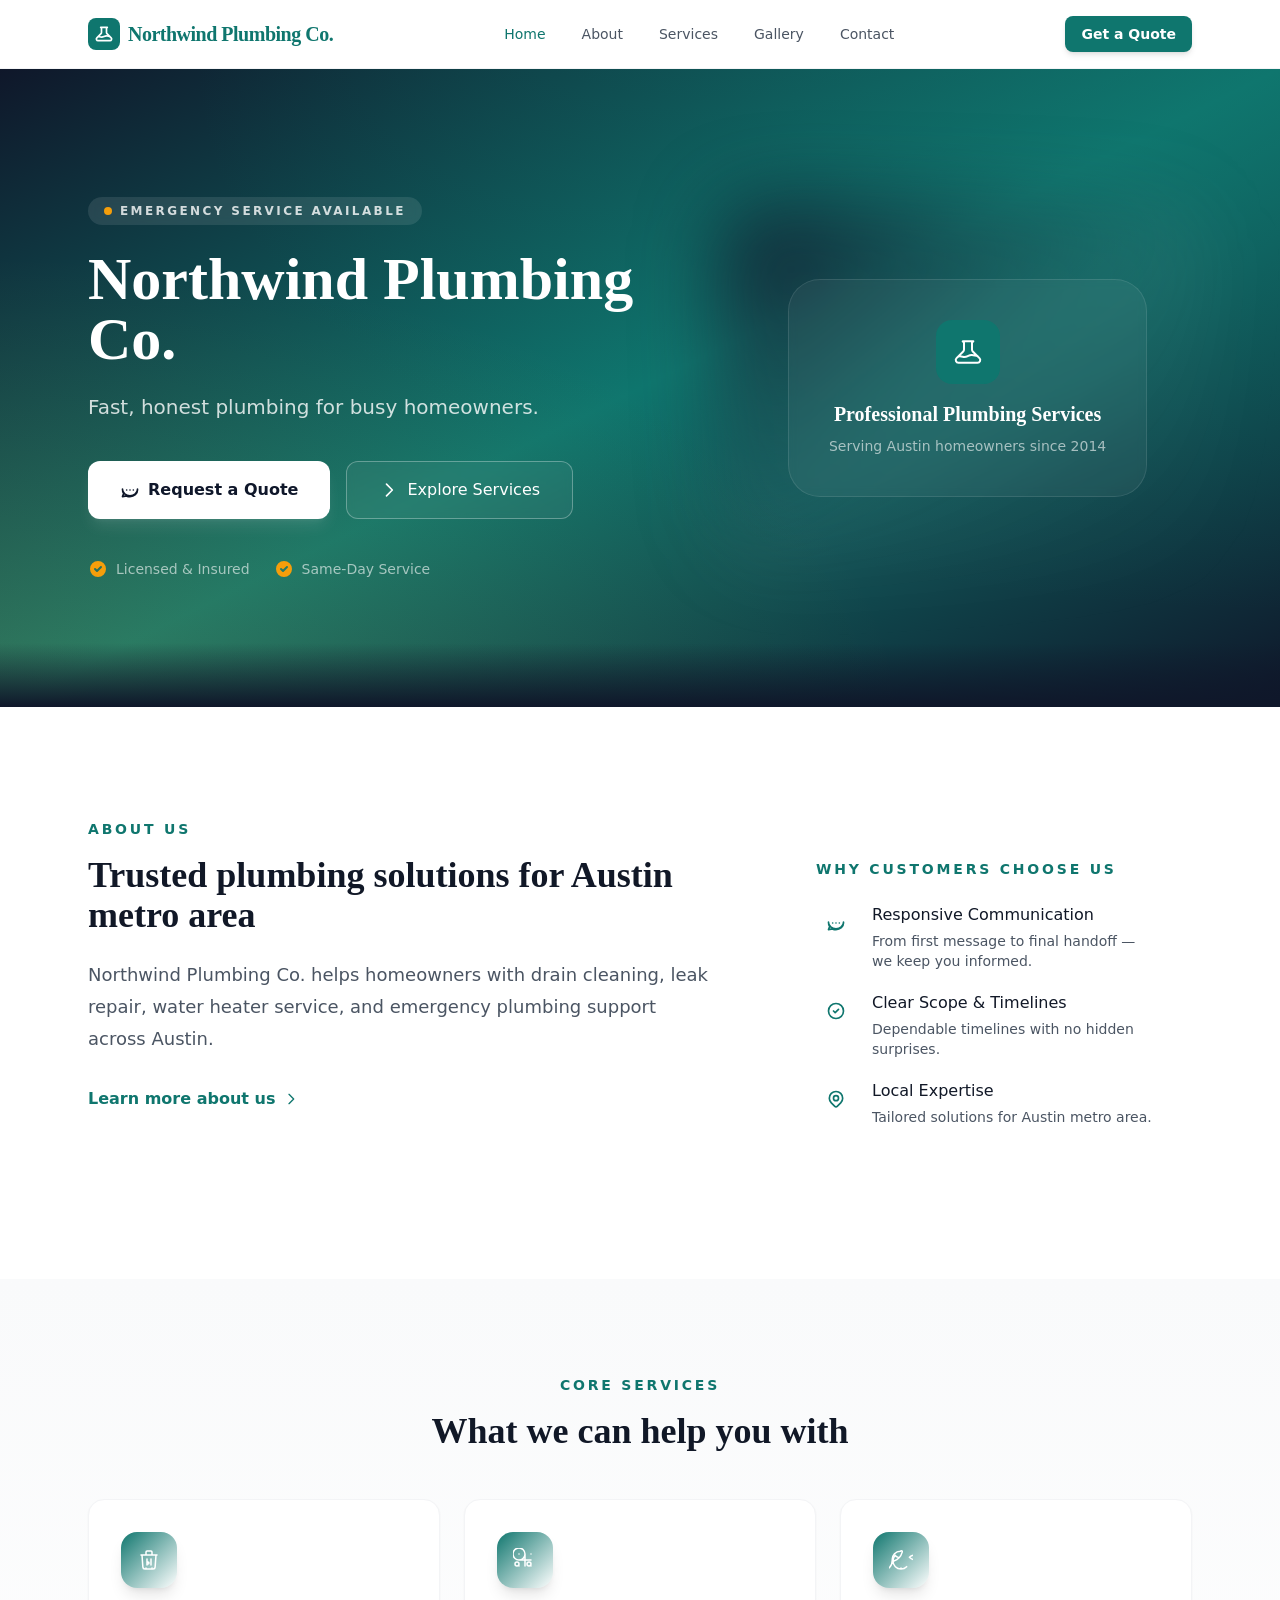
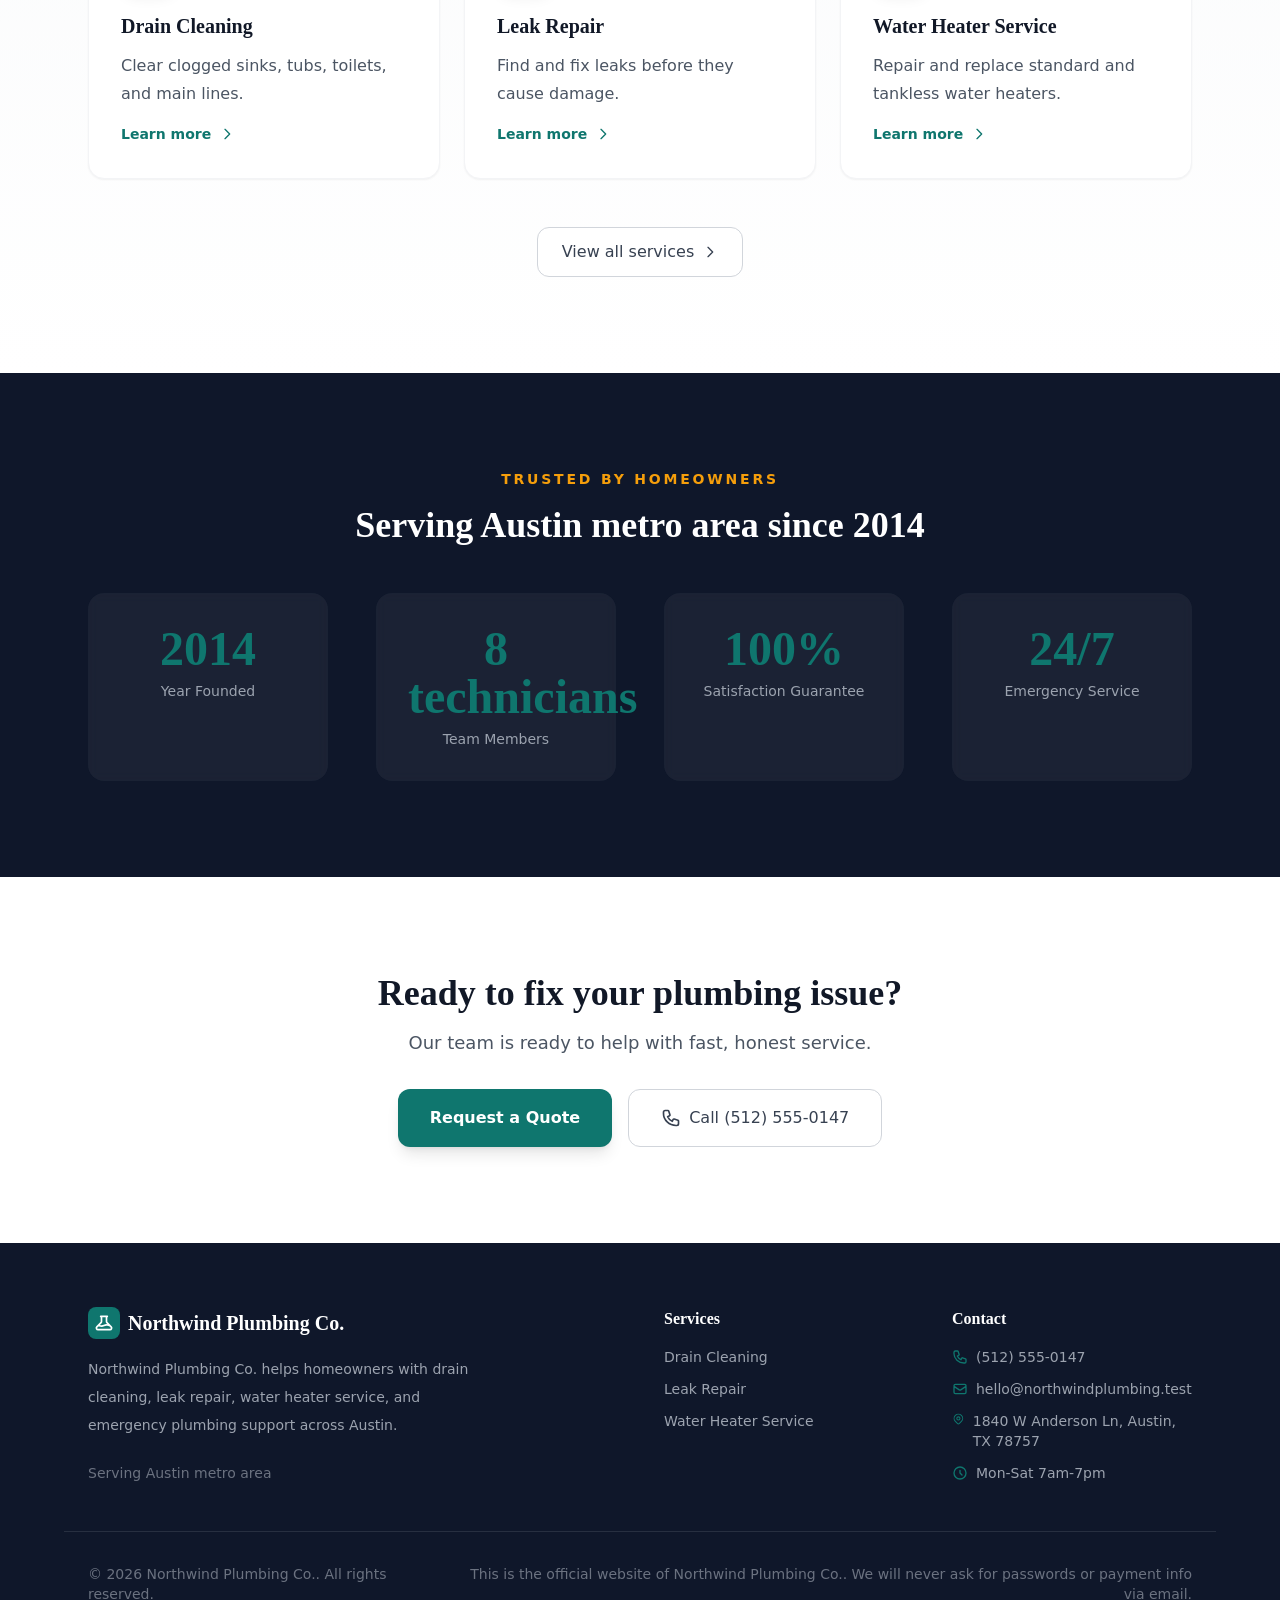
<file: index.html>
<!DOCTYPE html><html lang="en" data-astro-cid-37fxchfa style="--primaryColor: #0f766e;--secondaryColor: #f59e0b;--displayFont: 'Playfair Display', Georgia, serif;--bodyFont: 'Inter', system-ui, sans-serif;"> <head><meta charset="utf-8"><meta name="viewport" content="width=device-width, initial-scale=1"><title>Northwind Plumbing Co. | plumbing</title><meta name="description" content="Northwind Plumbing Co. helps homeowners with drain cleaning, leak repair, water heater service, and emergency plumbing support across Austin."><meta name="author" content="Northwind Plumbing Co."><meta name="robots" content="index, follow"><link rel="canonical" href="https://example.com/"><link rel="preconnect" href="https://fonts.googleapis.com"><link rel="preconnect" href="https://fonts.gstatic.com" crossorigin><link href="https://fonts.googleapis.com/css2?family=Inter:wght@400;500;600;700;800&family=Playfair+Display:wght@600;700&family=Cormorant+Garamond:wght@500;600;700&family=DM+Serif+Display:ital@0;1&family=Space+Grotesk:wght@500;700&family=Source+Sans+3:wght@400;500;600;700&display=swap" rel="stylesheet"><meta http-equiv="X-Frame-Options" content="SAMEORIGIN"><meta http-equiv="X-Content-Type-Options" content="nosniff"><meta http-equiv="X-XSS-Protection" content="1; mode=block"><meta name="referrer" content="strict-origin-when-cross-origin"><meta http-equiv="Content-Security-Policy" content="default-src 'self'; script-src 'self' https://unpkg.com https://cdnjs.cloudflare.com; style-src 'self' 'unsafe-inline' https://fonts.googleapis.com; font-src 'self' https://fonts.gstatic.com; img-src 'self' data: https:; connect-src 'self'; frame-src 'self' https://unpkg.com; base-uri 'self'; form-action 'self'; frame-ancestors 'self'; object-src 'none'"><meta property="og:type" content="website"><meta property="og:url" content="https://example.com/"><meta property="og:title" content="Northwind Plumbing Co. | plumbing"><meta property="og:description" content="Northwind Plumbing Co. helps homeowners with drain cleaning, leak repair, water heater service, and emergency plumbing support across Austin."><meta property="og:site_name" content="Northwind Plumbing Co."><meta property="og:locale" content="en_US"><meta property="og:image" content=""><meta property="og:image:width" content="1200"><meta property="og:image:height" content="630"><meta property="og:image:alt" content="Northwind Plumbing Co. | plumbing"><meta name="twitter:card" content="summary_large_image"><meta name="twitter:url" content="https://example.com/"><meta name="twitter:title" content="Northwind Plumbing Co. | plumbing"><meta name="twitter:description" content="Northwind Plumbing Co. helps homeowners with drain cleaning, leak repair, water heater service, and emergency plumbing support across Austin."><meta name="twitter:image" content=""><meta name="geo.placename" content="1840 W Anderson Ln, Austin, TX 78757"><script type="application/ld+json">{"@context":"https://schema.org","@type":"LocalBusiness","name":"Northwind Plumbing Co.","description":"Fast, honest plumbing for busy homeowners.","url":"https://example.com","telephone":"(512) 555-0147","email":"hello@northwindplumbing.test","address":{"@type":"PostalAddress","streetAddress":"1840 W Anderson Ln, Austin, TX 78757","addressLocality":"","addressRegion":"","postalCode":"","addressCountry":"US"},"openingHours":"Mon-Sat 7am-7pm","sameAs":[]}</script><link rel="stylesheet" href="/_astro/about.DSIQMuiV.css"></head> <body class="bg-white text-gray-900" data-astro-cid-37fxchfa style="--primaryColor: #0f766e;--secondaryColor: #f59e0b;--displayFont: 'Playfair Display', Georgia, serif;--bodyFont: 'Inter', system-ui, sans-serif;"> <a href="#main-content" class="sr-only focus:not-sr-only focus:absolute focus:left-4 focus:top-4 focus:z-50 focus:rounded focus:bg-white focus:px-4 focus:py-2 focus:text-sm focus:font-semibold focus:text-gray-900 focus:shadow" data-astro-cid-37fxchfa style="--primaryColor: #0f766e;--secondaryColor: #f59e0b;--displayFont: 'Playfair Display', Georgia, serif;--bodyFont: 'Inter', system-ui, sans-serif;">
Skip to content
</a> <header class="sticky top-0 z-50 border-b border-gray-100 bg-white/95 backdrop-blur-md" data-astro-cid-37fxchfa style="--primaryColor: #0f766e;--secondaryColor: #f59e0b;--displayFont: 'Playfair Display', Georgia, serif;--bodyFont: 'Inter', system-ui, sans-serif;"> <nav class="mx-auto flex max-w-6xl items-center justify-between px-6 py-4" aria-label="Main navigation" data-astro-cid-37fxchfa style="--primaryColor: #0f766e;--secondaryColor: #f59e0b;--displayFont: 'Playfair Display', Georgia, serif;--bodyFont: 'Inter', system-ui, sans-serif;"> <a href="/" class="font-heading text-xl font-bold tracking-tight text-primary transition-opacity hover:opacity-80" data-astro-cid-37fxchfa style="--primaryColor: #0f766e;--secondaryColor: #f59e0b;--displayFont: 'Playfair Display', Georgia, serif;--bodyFont: 'Inter', system-ui, sans-serif;"> <span class="flex items-center gap-2" data-astro-cid-37fxchfa style="--primaryColor: #0f766e;--secondaryColor: #f59e0b;--displayFont: 'Playfair Display', Georgia, serif;--bodyFont: 'Inter', system-ui, sans-serif;"> <span class="flex h-8 w-8 items-center justify-center rounded-lg bg-primary text-white" data-astro-cid-37fxchfa style="--primaryColor: #0f766e;--secondaryColor: #f59e0b;--displayFont: 'Playfair Display', Georgia, serif;--bodyFont: 'Inter', system-ui, sans-serif;"> <svg class="h-5 w-5" fill="none" stroke="currentColor" viewBox="0 0 24 24" data-astro-cid-37fxchfa style="--primaryColor: #0f766e;--secondaryColor: #f59e0b;--displayFont: 'Playfair Display', Georgia, serif;--bodyFont: 'Inter', system-ui, sans-serif;"> <path stroke-linecap="round" stroke-linejoin="round" stroke-width="2" d="M19.428 15.428a2 2 0 00-1.022-.547l-2.387-.477a6 6 0 00-3.86.517l-.318.158a6 6 0 01-3.86.517L6.05 15.21a2 2 0 00-1.806.547M8 4h8l-1 1v5.172a2 2 0 00.586 1.414l5 5c1.26 1.26.367 3.414-1.415 3.414H4.828c-1.782 0-2.674-2.154-1.414-3.414l5-5A2 2 0 009 10.172V5L8 4z" data-astro-cid-37fxchfa style="--primaryColor: #0f766e;--secondaryColor: #f59e0b;--displayFont: 'Playfair Display', Georgia, serif;--bodyFont: 'Inter', system-ui, sans-serif;"></path> </svg> </span> Northwind Plumbing Co. </span> </a> <div class="hidden items-center gap-1 md:flex" data-astro-cid-37fxchfa style="--primaryColor: #0f766e;--secondaryColor: #f59e0b;--displayFont: 'Playfair Display', Georgia, serif;--bodyFont: 'Inter', system-ui, sans-serif;"> <a href="/" class="rounded-lg px-4 py-2 text-sm font-medium transition-all hover:bg-gray-50 text-primary bg-primary/5" data-astro-cid-37fxchfa style="--primaryColor: #0f766e;--secondaryColor: #f59e0b;--displayFont: 'Playfair Display', Georgia, serif;--bodyFont: 'Inter', system-ui, sans-serif;"> Home </a><a href="/about" class="rounded-lg px-4 py-2 text-sm font-medium transition-all hover:bg-gray-50 text-gray-600 hover:text-primary" data-astro-cid-37fxchfa style="--primaryColor: #0f766e;--secondaryColor: #f59e0b;--displayFont: 'Playfair Display', Georgia, serif;--bodyFont: 'Inter', system-ui, sans-serif;"> About </a><a href="/services" class="rounded-lg px-4 py-2 text-sm font-medium transition-all hover:bg-gray-50 text-gray-600 hover:text-primary" data-astro-cid-37fxchfa style="--primaryColor: #0f766e;--secondaryColor: #f59e0b;--displayFont: 'Playfair Display', Georgia, serif;--bodyFont: 'Inter', system-ui, sans-serif;"> Services </a><a href="/gallery" class="rounded-lg px-4 py-2 text-sm font-medium transition-all hover:bg-gray-50 text-gray-600 hover:text-primary" data-astro-cid-37fxchfa style="--primaryColor: #0f766e;--secondaryColor: #f59e0b;--displayFont: 'Playfair Display', Georgia, serif;--bodyFont: 'Inter', system-ui, sans-serif;"> Gallery </a><a href="/contact" class="rounded-lg px-4 py-2 text-sm font-medium transition-all hover:bg-gray-50 text-gray-600 hover:text-primary" data-astro-cid-37fxchfa style="--primaryColor: #0f766e;--secondaryColor: #f59e0b;--displayFont: 'Playfair Display', Georgia, serif;--bodyFont: 'Inter', system-ui, sans-serif;"> Contact </a> </div> <div class="flex items-center gap-3" data-astro-cid-37fxchfa style="--primaryColor: #0f766e;--secondaryColor: #f59e0b;--displayFont: 'Playfair Display', Georgia, serif;--bodyFont: 'Inter', system-ui, sans-serif;"> <a href="/contact" class="hidden rounded-lg bg-primary px-4 py-2 text-sm font-semibold text-white transition-all hover:bg-primary/90 hover:-translate-y-0.5 md:inline-flex shadow-md shadow-primary/20" data-astro-cid-37fxchfa style="--primaryColor: #0f766e;--secondaryColor: #f59e0b;--displayFont: 'Playfair Display', Georgia, serif;--bodyFont: 'Inter', system-ui, sans-serif;">
Get a Quote
</a> <details class="relative md:hidden" data-astro-cid-37fxchfa style="--primaryColor: #0f766e;--secondaryColor: #f59e0b;--displayFont: 'Playfair Display', Georgia, serif;--bodyFont: 'Inter', system-ui, sans-serif;"> <summary class="list-none cursor-pointer rounded-lg p-2 text-gray-700 transition-all hover:bg-gray-100 focus:outline-none focus:ring-2 focus:ring-primary focus:ring-offset-2" aria-label="Open mobile navigation" data-astro-cid-37fxchfa style="--primaryColor: #0f766e;--secondaryColor: #f59e0b;--displayFont: 'Playfair Display', Georgia, serif;--bodyFont: 'Inter', system-ui, sans-serif;"> <svg class="h-6 w-6" fill="none" stroke="currentColor" viewBox="0 0 24 24" aria-hidden="true" data-astro-cid-37fxchfa style="--primaryColor: #0f766e;--secondaryColor: #f59e0b;--displayFont: 'Playfair Display', Georgia, serif;--bodyFont: 'Inter', system-ui, sans-serif;"> <path stroke-linecap="round" stroke-linejoin="round" stroke-width="2" d="M4 6h16M4 12h16M4 18h16" data-astro-cid-37fxchfa style="--primaryColor: #0f766e;--secondaryColor: #f59e0b;--displayFont: 'Playfair Display', Georgia, serif;--bodyFont: 'Inter', system-ui, sans-serif;"></path> </svg> </summary> <div class="absolute right-0 mt-2 min-w-48 rounded-xl border border-gray-100 bg-white p-2 shadow-xl" data-astro-cid-37fxchfa style="--primaryColor: #0f766e;--secondaryColor: #f59e0b;--displayFont: 'Playfair Display', Georgia, serif;--bodyFont: 'Inter', system-ui, sans-serif;"> <a href="/" class="block rounded-lg px-3 py-2.5 text-sm font-medium transition-colors bg-primary/5 text-primary" data-astro-cid-37fxchfa style="--primaryColor: #0f766e;--secondaryColor: #f59e0b;--displayFont: 'Playfair Display', Georgia, serif;--bodyFont: 'Inter', system-ui, sans-serif;"> Home </a><a href="/about" class="block rounded-lg px-3 py-2.5 text-sm font-medium transition-colors text-gray-700 hover:bg-gray-50" data-astro-cid-37fxchfa style="--primaryColor: #0f766e;--secondaryColor: #f59e0b;--displayFont: 'Playfair Display', Georgia, serif;--bodyFont: 'Inter', system-ui, sans-serif;"> About </a><a href="/services" class="block rounded-lg px-3 py-2.5 text-sm font-medium transition-colors text-gray-700 hover:bg-gray-50" data-astro-cid-37fxchfa style="--primaryColor: #0f766e;--secondaryColor: #f59e0b;--displayFont: 'Playfair Display', Georgia, serif;--bodyFont: 'Inter', system-ui, sans-serif;"> Services </a><a href="/gallery" class="block rounded-lg px-3 py-2.5 text-sm font-medium transition-colors text-gray-700 hover:bg-gray-50" data-astro-cid-37fxchfa style="--primaryColor: #0f766e;--secondaryColor: #f59e0b;--displayFont: 'Playfair Display', Georgia, serif;--bodyFont: 'Inter', system-ui, sans-serif;"> Gallery </a><a href="/contact" class="block rounded-lg px-3 py-2.5 text-sm font-medium transition-colors text-gray-700 hover:bg-gray-50" data-astro-cid-37fxchfa style="--primaryColor: #0f766e;--secondaryColor: #f59e0b;--displayFont: 'Playfair Display', Georgia, serif;--bodyFont: 'Inter', system-ui, sans-serif;"> Contact </a> <div class="mt-2 border-t border-gray-100 pt-2" data-astro-cid-37fxchfa style="--primaryColor: #0f766e;--secondaryColor: #f59e0b;--displayFont: 'Playfair Display', Georgia, serif;--bodyFont: 'Inter', system-ui, sans-serif;"> <a href="/contact" class="block rounded-lg bg-primary px-3 py-2.5 text-center text-sm font-semibold text-white" data-astro-cid-37fxchfa style="--primaryColor: #0f766e;--secondaryColor: #f59e0b;--displayFont: 'Playfair Display', Georgia, serif;--bodyFont: 'Inter', system-ui, sans-serif;">
Get a Quote
</a> </div> </div> </details> </div> </nav> </header> <main id="main-content" data-astro-cid-37fxchfa style="--primaryColor: #0f766e;--secondaryColor: #f59e0b;--displayFont: 'Playfair Display', Georgia, serif;--bodyFont: 'Inter', system-ui, sans-serif;">  <section class="relative overflow-hidden py-20 md:py-32 bg-gradient-to-br from-slate-900 via-[#0f766e] to-slate-900 text-white"> <div class="absolute inset-0 bg-[radial-gradient(ellipse_at_top_right,_rgba(15,118,110,0.4),_transparent_60%)]"></div> <div class="absolute inset-0 bg-[radial-gradient(ellipse_at_bottom_left,_rgba(245,158,11,0.15),_transparent_50%)]"></div> <div class="absolute top-0 right-0 -translate-y-12 translate-x-1/4"> <div class="h-64 w-64 rounded-full bg-primary/20 blur-3xl"></div> </div> <div class="absolute bottom-0 left-0 translate-y-1/2 -translate-x-1/4"> <div class="h-48 w-48 rounded-full bg-secondary/20 blur-3xl"></div> </div> <div class="relative mx-auto max-w-6xl px-6"> <div class="grid items-center gap-12 lg:grid-cols-[1.15fr_0.85fr]"> <div> <div class="mb-6 flex items-center gap-3"> <span class="inline-flex items-center gap-2 rounded-full bg-white/10 px-4 py-1.5 text-xs font-semibold uppercase tracking-[0.2em] text-white/80 backdrop-blur-sm"> <span class="h-2 w-2 animate-pulse rounded-full bg-secondary"></span>
Emergency service available
</span> </div> <h1 class="font-heading text-4xl font-bold leading-tight md:text-5xl lg:text-6xl">Northwind Plumbing Co.</h1> <p class="mt-6 max-w-xl text-lg leading-8 text-white/80 md:text-xl">Fast, honest plumbing for busy homeowners.</p> <div class="mt-10 flex flex-col gap-4 sm:flex-row"> <a href="/contact" class="inline-flex items-center justify-center gap-2 rounded-xl bg-white px-8 py-4 text-base font-semibold text-slate-900 shadow-lg shadow-white/10 transition-all hover:-translate-y-0.5 hover:shadow-xl"> <svg class="h-5 w-5" fill="none" stroke="currentColor" viewBox="0 0 24 24"> <path stroke-linecap="round" stroke-linejoin="round" stroke-width="2" d="M8 12h.01M12 12h.01M16 12h.01M21 12c0 4.418-4.03 8-9 8a9.863 9.863 0 01-4.255-.949L3 20l1.395-3.72C3.512 15.042 3 13.026 3 11c0 4.418 4.03 8 9 8s9-3.582 9-8z"></path> </svg>
Request a Quote
</a> <a href="/services" class="inline-flex items-center justify-center gap-2 rounded-xl border border-white/30 bg-white/5 px-8 py-4 text-base font-medium text-white backdrop-blur-sm transition-all hover:bg-white/10"> <svg class="h-5 w-5" fill="none" stroke="currentColor" viewBox="0 0 24 24"> <path stroke-linecap="round" stroke-linejoin="round" stroke-width="2" d="M9 5l7 7-7 7"></path> </svg>
Explore Services
</a> </div> <div class="mt-10 flex items-center gap-6 text-sm text-white/60"> <div class="flex items-center gap-2"> <svg class="h-5 w-5 text-secondary" fill="currentColor" viewBox="0 0 20 20"> <path fill-rule="evenodd" d="M10 18a8 8 0 100-16 8 8 0 000 16zm3.707-9.293a1 1 0 00-1.414-1.414L9 10.586 7.707 9.293a1 1 0 00-1.414 1.414l2 2a1 1 0 001.414 0l4-4z" clip-rule="evenodd"></path> </svg> <span>Licensed & Insured</span> </div> <div class="flex items-center gap-2"> <svg class="h-5 w-5 text-secondary" fill="currentColor" viewBox="0 0 20 20"> <path fill-rule="evenodd" d="M10 18a8 8 0 100-16 8 8 0 000 16zm3.707-9.293a1 1 0 00-1.414-1.414L9 10.586 7.707 9.293a1 1 0 00-1.414 1.414l2 2a1 1 0 001.414 0l4-4z" clip-rule="evenodd"></path> </svg> <span>Same-Day Service</span> </div> </div> </div> <div class="hidden lg:block"> <div class="relative flex min-h-[20rem] items-center justify-center"> <div class="absolute -inset-6 rounded-[3rem] bg-gradient-to-br from-primary/20 via-white/5 to-secondary/20 blur-2xl"></div> <div class="relative rounded-[2rem] border border-white/10 bg-white/5 p-10 text-center backdrop-blur-sm"> <div class="mb-4 inline-flex h-16 w-16 items-center justify-center rounded-2xl bg-primary text-white"> <svg class="h-8 w-8" fill="none" stroke="currentColor" viewBox="0 0 24 24"> <path stroke-linecap="round" stroke-linejoin="round" stroke-width="1.5" d="M19.428 15.428a2 2 0 00-1.022-.547l-2.387-.477a6 6 0 00-3.86.517l-.318.158a6 6 0 01-3.86.517L6.05 15.21a2 2 0 00-1.806.547M8 4h8l-1 1v5.172a2 2 0 00.586 1.414l5 5c1.26 1.26.367 3.414-1.415 3.414H4.828c-1.782 0-2.674-2.154-1.414-3.414l5-5A2 2 0 009 10.172V5L8 4z"></path> </svg> </div> <p class="font-heading text-xl font-semibold text-white">Professional Plumbing Services</p> <p class="mt-2 text-sm text-white/60">Serving Austin homeowners since 2014</p> </div> </div> </div> </div> </div> <div class="absolute bottom-0 left-0 right-0 h-16 bg-gradient-to-t from-slate-900 to-transparent"></div> </section> <section class="py-20 md:py-28 bg-white"> <div class="mx-auto max-w-6xl px-6"> <div class="grid gap-16 lg:grid-cols-[1.2fr_0.8fr]"> <div> <p class="text-sm font-semibold uppercase tracking-[0.2em] text-primary">About Us</p> <h2 class="mt-4 font-heading text-3xl font-bold leading-tight text-gray-900 md:text-4xl">
Trusted plumbing solutions for Austin metro area </h2> <div class="prose mt-6 text-lg leading-8 text-gray-600"> <p>Northwind Plumbing Co. helps homeowners with drain cleaning, leak repair, water heater service, and emergency plumbing support across Austin.</p> </div> <div class="mt-8"> <a href="/about" class="group inline-flex items-center gap-2 text-base font-semibold text-primary transition-colors hover:text-primary/80">
Learn more about us
<svg class="h-4 w-4 transition-transform group-hover:translate-x-1" fill="none" stroke="currentColor" viewBox="0 0 24 24"> <path stroke-linecap="round" stroke-linejoin="round" stroke-width="2" d="M9 5l7 7-7 7"></path> </svg> </a> </div> </div> <aside class="rounded-3xl bg-gradient-to-br from-primary/5 via-white to-secondary/5 p-8 md:p-10"> <p class="text-sm font-semibold uppercase tracking-[0.2em] text-primary">Why customers choose us</p> <ul class="mt-6 space-y-5"> <li class="flex items-start gap-4"> <div class="flex h-10 w-10 shrink-0 items-center justify-center rounded-xl bg-primary/10 text-primary"> <svg class="h-5 w-5" fill="none" stroke="currentColor" viewBox="0 0 24 24"> <path stroke-linecap="round" stroke-linejoin="round" stroke-width="2" d="M8 12h.01M12 12h.01M16 12h.01M21 12c0 4.418-4.03 8-9 8a9.863 9.863 0 01-4.255-.949L3 20l1.395-3.72C3.512 15.042 3 13.026 3 11c0 4.418 4.03 8 9 8s9-3.582 9-8z"></path> </svg> </div> <div> <p class="font-medium text-gray-900">Responsive Communication</p> <p class="mt-1 text-sm text-gray-600">From first message to final handoff — we keep you informed.</p> </div> </li> <li class="flex items-start gap-4"> <div class="flex h-10 w-10 shrink-0 items-center justify-center rounded-xl bg-primary/10 text-primary"> <svg class="h-5 w-5" fill="none" stroke="currentColor" viewBox="0 0 24 24"> <path stroke-linecap="round" stroke-linejoin="round" stroke-width="2" d="M9 12l2 2 4-4m6 2a9 9 0 11-18 0 9 9 0 0118 0z"></path> </svg> </div> <div> <p class="font-medium text-gray-900">Clear Scope & Timelines</p> <p class="mt-1 text-sm text-gray-600">Dependable timelines with no hidden surprises.</p> </div> </li> <li class="flex items-start gap-4"> <div class="flex h-10 w-10 shrink-0 items-center justify-center rounded-xl bg-primary/10 text-primary"> <svg class="h-5 w-5" fill="none" stroke="currentColor" viewBox="0 0 24 24"> <path stroke-linecap="round" stroke-linejoin="round" stroke-width="2" d="M17.657 16.657L13.414 20.9a1.998 1.998 0 01-2.827 0l-4.244-4.243a8 8 0 1111.314 0z"></path> <path stroke-linecap="round" stroke-linejoin="round" stroke-width="2" d="M15 11a3 3 0 11-6 0 3 3 0 016 0z"></path> </svg> </div> <div> <p class="font-medium text-gray-900">Local Expertise</p> <p class="mt-1 text-sm text-gray-600">Tailored solutions for Austin metro area.</p> </div> </li> </ul> </aside> </div> </div> </section> <section class="py-20 md:py-24 bg-gradient-to-b from-gray-50 to-white"> <div class="mx-auto max-w-6xl px-6"> <div class="text-center"> <p class="text-sm font-semibold uppercase tracking-[0.2em] text-primary">Core services</p> <h2 class="mt-4 font-heading text-3xl font-bold text-gray-900 md:text-4xl">What we can help you with</h2> </div> <div class="mt-12 grid gap-6 md:grid-cols-2 xl:grid-cols-3"> <article class="group relative overflow-hidden rounded-2xl border border-gray-100 bg-white p-8 shadow-sm transition-all hover:shadow-xl hover:-translate-y-1"> <div class="absolute top-0 right-0 h-24 w-24 -translate-y-8 translate-x-8 rounded-full bg-primary/5 transition-transform group-hover:scale-150"></div> <div class="relative"> <div class="mb-6 flex h-14 w-14 items-center justify-center rounded-2xl bg-gradient-to-br from-primary to-primary/80 text-white shadow-lg shadow-primary/20"> <svg class="h-6 w-6" fill="none" stroke="currentColor" viewBox="0 0 24 24"><path stroke-linecap="round" stroke-linejoin="round" stroke-width="1.5" d="M19 7l-.867 12.142A2 2 0 0116.138 21H7.862a2 2 0 01-1.995-1.858L5 7m5 4v6m4-6v6m1-10V4a1 1 0 00-1-1h-4a1 1 0 00-1 1v3M4 7h16m-9-4h.01M9 20h.01M15 20h.01M11 16a1 1 0 100-2 1 1 0 000 2z"/></svg> </div> <h3 class="font-heading text-xl font-semibold text-gray-900">Drain Cleaning</h3> <p class="mt-3 text-base leading-7 text-gray-600">Clear clogged sinks, tubs, toilets, and main lines.</p> <a href="/services" class="group/link mt-4 inline-flex items-center gap-2 text-sm font-semibold text-primary">
Learn more
<svg class="h-4 w-4 transition-transform group-hover/link:translate-x-1" fill="none" stroke="currentColor" viewBox="0 0 24 24"> <path stroke-linecap="round" stroke-linejoin="round" stroke-width="2" d="M9 5l7 7-7 7"></path> </svg> </a> </div> </article><article class="group relative overflow-hidden rounded-2xl border border-gray-100 bg-white p-8 shadow-sm transition-all hover:shadow-xl hover:-translate-y-1"> <div class="absolute top-0 right-0 h-24 w-24 -translate-y-8 translate-x-8 rounded-full bg-primary/5 transition-transform group-hover:scale-150"></div> <div class="relative"> <div class="mb-6 flex h-14 w-14 items-center justify-center rounded-2xl bg-gradient-to-br from-primary to-primary/80 text-white shadow-lg shadow-primary/20"> <svg class="h-6 w-6" fill="none" stroke="currentColor" viewBox="0 0 24 24"><path stroke-linecap="round" stroke-linejoin="round" stroke-width="1.5" d="M12 6v6m0 0v6m0-6h6m-6 0H6m6-6a6 6 0 11-12 0 6 6 0 0112 0zM6 16a2 2 0 11-4 0 2 2 0 014 0zM18 16a2 2 0 11-4 0 2 2 0 014 0zM6 6h.01M18 6h.01M6 18h.01M18 18h.01"/></svg> </div> <h3 class="font-heading text-xl font-semibold text-gray-900">Leak Repair</h3> <p class="mt-3 text-base leading-7 text-gray-600">Find and fix leaks before they cause damage.</p> <a href="/services" class="group/link mt-4 inline-flex items-center gap-2 text-sm font-semibold text-primary">
Learn more
<svg class="h-4 w-4 transition-transform group-hover/link:translate-x-1" fill="none" stroke="currentColor" viewBox="0 0 24 24"> <path stroke-linecap="round" stroke-linejoin="round" stroke-width="2" d="M9 5l7 7-7 7"></path> </svg> </a> </div> </article><article class="group relative overflow-hidden rounded-2xl border border-gray-100 bg-white p-8 shadow-sm transition-all hover:shadow-xl hover:-translate-y-1"> <div class="absolute top-0 right-0 h-24 w-24 -translate-y-8 translate-x-8 rounded-full bg-primary/5 transition-transform group-hover:scale-150"></div> <div class="relative"> <div class="mb-6 flex h-14 w-14 items-center justify-center rounded-2xl bg-gradient-to-br from-primary to-primary/80 text-white shadow-lg shadow-primary/20"> <svg class="h-6 w-6" fill="none" stroke="currentColor" viewBox="0 0 24 24"><path stroke-linecap="round" stroke-linejoin="round" stroke-width="1.5" d="M17.657 18.657A8 8 0 016.343 7.343S7 9 9.10 9.343m11.314 0a8 8 0 0111.314 0m0 0a8 8 0 01-11.314 0M12 20h.01m-7.08-7.071c3.728-1.211 6.834-3.667 8.165-8.592a1 1 0 00-1.622-1.166 8 8 0 00-8.165 8.592c0 4.296-2.104 8.008-5.476 9.616"/></svg> </div> <h3 class="font-heading text-xl font-semibold text-gray-900">Water Heater Service</h3> <p class="mt-3 text-base leading-7 text-gray-600">Repair and replace standard and tankless water heaters.</p> <a href="/services" class="group/link mt-4 inline-flex items-center gap-2 text-sm font-semibold text-primary">
Learn more
<svg class="h-4 w-4 transition-transform group-hover/link:translate-x-1" fill="none" stroke="currentColor" viewBox="0 0 24 24"> <path stroke-linecap="round" stroke-linejoin="round" stroke-width="2" d="M9 5l7 7-7 7"></path> </svg> </a> </div> </article> </div> <div class="mt-12 text-center"> <a href="/services" class="inline-flex items-center gap-2 rounded-xl border border-gray-300 bg-white px-6 py-3 text-base font-medium text-gray-700 transition-all hover:border-primary hover:text-primary">
View all services
<svg class="h-4 w-4" fill="none" stroke="currentColor" viewBox="0 0 24 24"> <path stroke-linecap="round" stroke-linejoin="round" stroke-width="2" d="M9 5l7 7-7 7"></path> </svg> </a> </div> </div> </section> <section class="py-20 md:py-24 bg-slate-900 text-white"> <div class="mx-auto max-w-6xl px-6"> <div class="grid gap-12 md:grid-cols-4"> <div class="text-center md:col-span-4"> <p class="text-sm font-semibold uppercase tracking-[0.2em] text-secondary">Trusted by homeowners</p> <h2 class="mt-4 font-heading text-3xl font-bold md:text-4xl">Serving Austin metro area since 2014</h2> </div> <div class="rounded-2xl bg-white/5 p-8 text-center backdrop-blur-sm"> <p class="font-heading text-4xl font-bold text-primary md:text-5xl">2014</p> <p class="mt-2 text-sm text-gray-400">Year Founded</p> </div> <div class="rounded-2xl bg-white/5 p-8 text-center backdrop-blur-sm"> <p class="font-heading text-4xl font-bold text-primary md:text-5xl">8 technicians</p> <p class="mt-2 text-sm text-gray-400">Team Members</p> </div> <div class="rounded-2xl bg-white/5 p-8 text-center backdrop-blur-sm"> <p class="font-heading text-4xl font-bold text-primary md:text-5xl">100%</p> <p class="mt-2 text-sm text-gray-400">Satisfaction Guarantee</p> </div> <div class="rounded-2xl bg-white/5 p-8 text-center backdrop-blur-sm"> <p class="font-heading text-4xl font-bold text-primary md:text-5xl">24/7</p> <p class="mt-2 text-sm text-gray-400">Emergency Service</p> </div> </div> </div> </section> <section class="py-20 md:py-24 bg-white"> <div class="mx-auto max-w-4xl px-6 text-center"> <h2 class="font-heading text-3xl font-bold text-gray-900 md:text-4xl">Ready to fix your plumbing issue?</h2> <p class="mt-4 text-lg text-gray-600">Our team is ready to help with fast, honest service.</p> <div class="mt-8 flex flex-col gap-4 sm:flex-row sm:justify-center"> <a href="/contact" class="inline-flex items-center justify-center gap-2 rounded-xl bg-primary px-8 py-4 text-base font-semibold text-white shadow-lg shadow-primary/20 transition-all hover:-translate-y-0.5 hover:shadow-xl">
Request a Quote
</a> <a href="tel:+15125550147" class="inline-flex items-center justify-center gap-2 rounded-xl border border-gray-300 bg-white px-8 py-4 text-base font-medium text-gray-700 transition-all hover:border-primary hover:text-primary"> <svg class="h-5 w-5" fill="none" stroke="currentColor" viewBox="0 0 24 24"> <path stroke-linecap="round" stroke-linejoin="round" stroke-width="2" d="M3 5a2 2 0 012-2h3.28a1 1 0 01.948.684l1.498 4.493a1 1 0 01-.502 1.21l-2.257 1.13a11.042 11.042 0 005.516 5.516l1.13-2.257a1 1 0 011.21-.502l4.493 1.498a1 1 0 01.684.949V19a2 2 0 01-2 2h-1C9.716 21 3 14.284 3 7V5z"></path> </svg>
Call (512) 555-0147 </a> </div> </div> </section>  </main> <footer class="bg-slate-900 py-16 text-gray-300" data-astro-cid-37fxchfa style="--primaryColor: #0f766e;--secondaryColor: #f59e0b;--displayFont: 'Playfair Display', Georgia, serif;--bodyFont: 'Inter', system-ui, sans-serif;"> <div class="mx-auto grid max-w-6xl gap-12 px-6 md:grid-cols-4" data-astro-cid-37fxchfa style="--primaryColor: #0f766e;--secondaryColor: #f59e0b;--displayFont: 'Playfair Display', Georgia, serif;--bodyFont: 'Inter', system-ui, sans-serif;"> <div class="md:col-span-2" data-astro-cid-37fxchfa style="--primaryColor: #0f766e;--secondaryColor: #f59e0b;--displayFont: 'Playfair Display', Georgia, serif;--bodyFont: 'Inter', system-ui, sans-serif;"> <a href="/" class="font-heading text-xl font-bold text-white" data-astro-cid-37fxchfa style="--primaryColor: #0f766e;--secondaryColor: #f59e0b;--displayFont: 'Playfair Display', Georgia, serif;--bodyFont: 'Inter', system-ui, sans-serif;"> <span class="flex items-center gap-2" data-astro-cid-37fxchfa style="--primaryColor: #0f766e;--secondaryColor: #f59e0b;--displayFont: 'Playfair Display', Georgia, serif;--bodyFont: 'Inter', system-ui, sans-serif;"> <span class="flex h-8 w-8 items-center justify-center rounded-lg bg-primary text-white" data-astro-cid-37fxchfa style="--primaryColor: #0f766e;--secondaryColor: #f59e0b;--displayFont: 'Playfair Display', Georgia, serif;--bodyFont: 'Inter', system-ui, sans-serif;"> <svg class="h-5 w-5" fill="none" stroke="currentColor" viewBox="0 0 24 24" data-astro-cid-37fxchfa style="--primaryColor: #0f766e;--secondaryColor: #f59e0b;--displayFont: 'Playfair Display', Georgia, serif;--bodyFont: 'Inter', system-ui, sans-serif;"> <path stroke-linecap="round" stroke-linejoin="round" stroke-width="2" d="M19.428 15.428a2 2 0 00-1.022-.547l-2.387-.477a6 6 0 00-3.86.517l-.318.158a6 6 0 01-3.86.517L6.05 15.21a2 2 0 00-1.806.547M8 4h8l-1 1v5.172a2 2 0 00.586 1.414l5 5c1.26 1.26.367 3.414-1.415 3.414H4.828c-1.782 0-2.674-2.154-1.414-3.414l5-5A2 2 0 009 10.172V5L8 4z" data-astro-cid-37fxchfa style="--primaryColor: #0f766e;--secondaryColor: #f59e0b;--displayFont: 'Playfair Display', Georgia, serif;--bodyFont: 'Inter', system-ui, sans-serif;"></path> </svg> </span> Northwind Plumbing Co. </span> </a> <p class="mt-4 max-w-sm text-sm leading-7 text-gray-400" data-astro-cid-37fxchfa style="--primaryColor: #0f766e;--secondaryColor: #f59e0b;--displayFont: 'Playfair Display', Georgia, serif;--bodyFont: 'Inter', system-ui, sans-serif;">Northwind Plumbing Co. helps homeowners with drain cleaning, leak repair, water heater service, and emergency plumbing support across Austin.</p> <div class="mt-6 flex flex-wrap gap-3" data-astro-cid-37fxchfa style="--primaryColor: #0f766e;--secondaryColor: #f59e0b;--displayFont: 'Playfair Display', Georgia, serif;--bodyFont: 'Inter', system-ui, sans-serif;"> <p class="text-sm text-gray-500" data-astro-cid-37fxchfa style="--primaryColor: #0f766e;--secondaryColor: #f59e0b;--displayFont: 'Playfair Display', Georgia, serif;--bodyFont: 'Inter', system-ui, sans-serif;">Serving Austin metro area</p> </div> </div> <div data-astro-cid-37fxchfa style="--primaryColor: #0f766e;--secondaryColor: #f59e0b;--displayFont: 'Playfair Display', Georgia, serif;--bodyFont: 'Inter', system-ui, sans-serif;"> <h2 class="font-heading text-base font-semibold text-white" data-astro-cid-37fxchfa style="--primaryColor: #0f766e;--secondaryColor: #f59e0b;--displayFont: 'Playfair Display', Georgia, serif;--bodyFont: 'Inter', system-ui, sans-serif;">Services</h2> <ul class="mt-4 space-y-3 text-sm" data-astro-cid-37fxchfa style="--primaryColor: #0f766e;--secondaryColor: #f59e0b;--displayFont: 'Playfair Display', Georgia, serif;--bodyFont: 'Inter', system-ui, sans-serif;"> <li data-astro-cid-37fxchfa style="--primaryColor: #0f766e;--secondaryColor: #f59e0b;--displayFont: 'Playfair Display', Georgia, serif;--bodyFont: 'Inter', system-ui, sans-serif;"> <a href="/services" class="text-gray-400 transition-colors hover:text-white" data-astro-cid-37fxchfa style="--primaryColor: #0f766e;--secondaryColor: #f59e0b;--displayFont: 'Playfair Display', Georgia, serif;--bodyFont: 'Inter', system-ui, sans-serif;"> Drain Cleaning </a> </li><li data-astro-cid-37fxchfa style="--primaryColor: #0f766e;--secondaryColor: #f59e0b;--displayFont: 'Playfair Display', Georgia, serif;--bodyFont: 'Inter', system-ui, sans-serif;"> <a href="/services" class="text-gray-400 transition-colors hover:text-white" data-astro-cid-37fxchfa style="--primaryColor: #0f766e;--secondaryColor: #f59e0b;--displayFont: 'Playfair Display', Georgia, serif;--bodyFont: 'Inter', system-ui, sans-serif;"> Leak Repair </a> </li><li data-astro-cid-37fxchfa style="--primaryColor: #0f766e;--secondaryColor: #f59e0b;--displayFont: 'Playfair Display', Georgia, serif;--bodyFont: 'Inter', system-ui, sans-serif;"> <a href="/services" class="text-gray-400 transition-colors hover:text-white" data-astro-cid-37fxchfa style="--primaryColor: #0f766e;--secondaryColor: #f59e0b;--displayFont: 'Playfair Display', Georgia, serif;--bodyFont: 'Inter', system-ui, sans-serif;"> Water Heater Service </a> </li> </ul> </div> <div data-astro-cid-37fxchfa style="--primaryColor: #0f766e;--secondaryColor: #f59e0b;--displayFont: 'Playfair Display', Georgia, serif;--bodyFont: 'Inter', system-ui, sans-serif;"> <h2 class="font-heading text-base font-semibold text-white" data-astro-cid-37fxchfa style="--primaryColor: #0f766e;--secondaryColor: #f59e0b;--displayFont: 'Playfair Display', Georgia, serif;--bodyFont: 'Inter', system-ui, sans-serif;">Contact</h2> <div class="mt-4 space-y-3 text-sm" data-astro-cid-37fxchfa style="--primaryColor: #0f766e;--secondaryColor: #f59e0b;--displayFont: 'Playfair Display', Georgia, serif;--bodyFont: 'Inter', system-ui, sans-serif;"> <p class="flex items-center gap-2 text-gray-400" data-astro-cid-37fxchfa style="--primaryColor: #0f766e;--secondaryColor: #f59e0b;--displayFont: 'Playfair Display', Georgia, serif;--bodyFont: 'Inter', system-ui, sans-serif;"> <svg class="h-4 w-4 text-primary" fill="none" stroke="currentColor" viewBox="0 0 24 24" data-astro-cid-37fxchfa style="--primaryColor: #0f766e;--secondaryColor: #f59e0b;--displayFont: 'Playfair Display', Georgia, serif;--bodyFont: 'Inter', system-ui, sans-serif;"> <path stroke-linecap="round" stroke-linejoin="round" stroke-width="2" d="M3 5a2 2 0 012-2h3.28a1 1 0 01.948.684l1.498 4.493a1 1 0 01-.502 1.21l-2.257 1.13a11.042 11.042 0 005.516 5.516l1.13-2.257a1 1 0 011.21-.502l4.493 1.498a1 1 0 01.684.949V19a2 2 0 01-2 2h-1C9.716 21 3 14.284 3 7V5z" data-astro-cid-37fxchfa style="--primaryColor: #0f766e;--secondaryColor: #f59e0b;--displayFont: 'Playfair Display', Georgia, serif;--bodyFont: 'Inter', system-ui, sans-serif;"></path> </svg> (512) 555-0147 </p> <p class="flex items-center gap-2 text-gray-400" data-astro-cid-37fxchfa style="--primaryColor: #0f766e;--secondaryColor: #f59e0b;--displayFont: 'Playfair Display', Georgia, serif;--bodyFont: 'Inter', system-ui, sans-serif;"> <svg class="h-4 w-4 text-primary" fill="none" stroke="currentColor" viewBox="0 0 24 24" data-astro-cid-37fxchfa style="--primaryColor: #0f766e;--secondaryColor: #f59e0b;--displayFont: 'Playfair Display', Georgia, serif;--bodyFont: 'Inter', system-ui, sans-serif;"> <path stroke-linecap="round" stroke-linejoin="round" stroke-width="2" d="M3 8l7.89 5.26a2 2 0 002.22 0L21 8M5 19h14a2 2 0 002-2V7a2 2 0 00-2-2H5a2 2 0 00-2 2v10a2 2 0 002 2z" data-astro-cid-37fxchfa style="--primaryColor: #0f766e;--secondaryColor: #f59e0b;--displayFont: 'Playfair Display', Georgia, serif;--bodyFont: 'Inter', system-ui, sans-serif;"></path> </svg> hello@northwindplumbing.test </p> <p class="flex items-start gap-2 text-gray-400" data-astro-cid-37fxchfa style="--primaryColor: #0f766e;--secondaryColor: #f59e0b;--displayFont: 'Playfair Display', Georgia, serif;--bodyFont: 'Inter', system-ui, sans-serif;"> <svg class="h-4 w-4 text-primary" fill="none" stroke="currentColor" viewBox="0 0 24 24" data-astro-cid-37fxchfa style="--primaryColor: #0f766e;--secondaryColor: #f59e0b;--displayFont: 'Playfair Display', Georgia, serif;--bodyFont: 'Inter', system-ui, sans-serif;"> <path stroke-linecap="round" stroke-linejoin="round" stroke-width="2" d="M17.657 16.657L13.414 20.9a1.998 1.998 0 01-2.827 0l-4.244-4.243a8 8 0 1111.314 0z" data-astro-cid-37fxchfa style="--primaryColor: #0f766e;--secondaryColor: #f59e0b;--displayFont: 'Playfair Display', Georgia, serif;--bodyFont: 'Inter', system-ui, sans-serif;"></path> <path stroke-linecap="round" stroke-linejoin="round" stroke-width="2" d="M15 11a3 3 0 11-6 0 3 3 0 016 0z" data-astro-cid-37fxchfa style="--primaryColor: #0f766e;--secondaryColor: #f59e0b;--displayFont: 'Playfair Display', Georgia, serif;--bodyFont: 'Inter', system-ui, sans-serif;"></path> </svg> <span data-astro-cid-37fxchfa style="--primaryColor: #0f766e;--secondaryColor: #f59e0b;--displayFont: 'Playfair Display', Georgia, serif;--bodyFont: 'Inter', system-ui, sans-serif;">1840 W Anderson Ln, Austin, TX 78757</span> </p> <p class="flex items-center gap-2 text-gray-400" data-astro-cid-37fxchfa style="--primaryColor: #0f766e;--secondaryColor: #f59e0b;--displayFont: 'Playfair Display', Georgia, serif;--bodyFont: 'Inter', system-ui, sans-serif;"> <svg class="h-4 w-4 text-primary" fill="none" stroke="currentColor" viewBox="0 0 24 24" data-astro-cid-37fxchfa style="--primaryColor: #0f766e;--secondaryColor: #f59e0b;--displayFont: 'Playfair Display', Georgia, serif;--bodyFont: 'Inter', system-ui, sans-serif;"> <path stroke-linecap="round" stroke-linejoin="round" stroke-width="2" d="M12 8v4l3 3m6-3a9 9 0 11-18 0 9 9 0 0118 0z" data-astro-cid-37fxchfa style="--primaryColor: #0f766e;--secondaryColor: #f59e0b;--displayFont: 'Playfair Display', Georgia, serif;--bodyFont: 'Inter', system-ui, sans-serif;"></path> </svg> Mon-Sat 7am-7pm </p> </div> </div> </div> <div class="mx-auto mt-12 max-w-6xl border-t border-white/10 px-6 pt-8" data-astro-cid-37fxchfa style="--primaryColor: #0f766e;--secondaryColor: #f59e0b;--displayFont: 'Playfair Display', Georgia, serif;--bodyFont: 'Inter', system-ui, sans-serif;"> <div class="flex flex-col items-center justify-between gap-4 text-sm text-gray-500 md:flex-row" data-astro-cid-37fxchfa style="--primaryColor: #0f766e;--secondaryColor: #f59e0b;--displayFont: 'Playfair Display', Georgia, serif;--bodyFont: 'Inter', system-ui, sans-serif;"> <p data-astro-cid-37fxchfa style="--primaryColor: #0f766e;--secondaryColor: #f59e0b;--displayFont: 'Playfair Display', Georgia, serif;--bodyFont: 'Inter', system-ui, sans-serif;">&copy; 2026 Northwind Plumbing Co.. All rights reserved.</p> <p class="text-center md:text-right" data-astro-cid-37fxchfa style="--primaryColor: #0f766e;--secondaryColor: #f59e0b;--displayFont: 'Playfair Display', Georgia, serif;--bodyFont: 'Inter', system-ui, sans-serif;">
This is the official website of Northwind Plumbing Co.. We will never ask for passwords or payment info via email.
</p> </div> </div> </footer> </body></html>
</file>
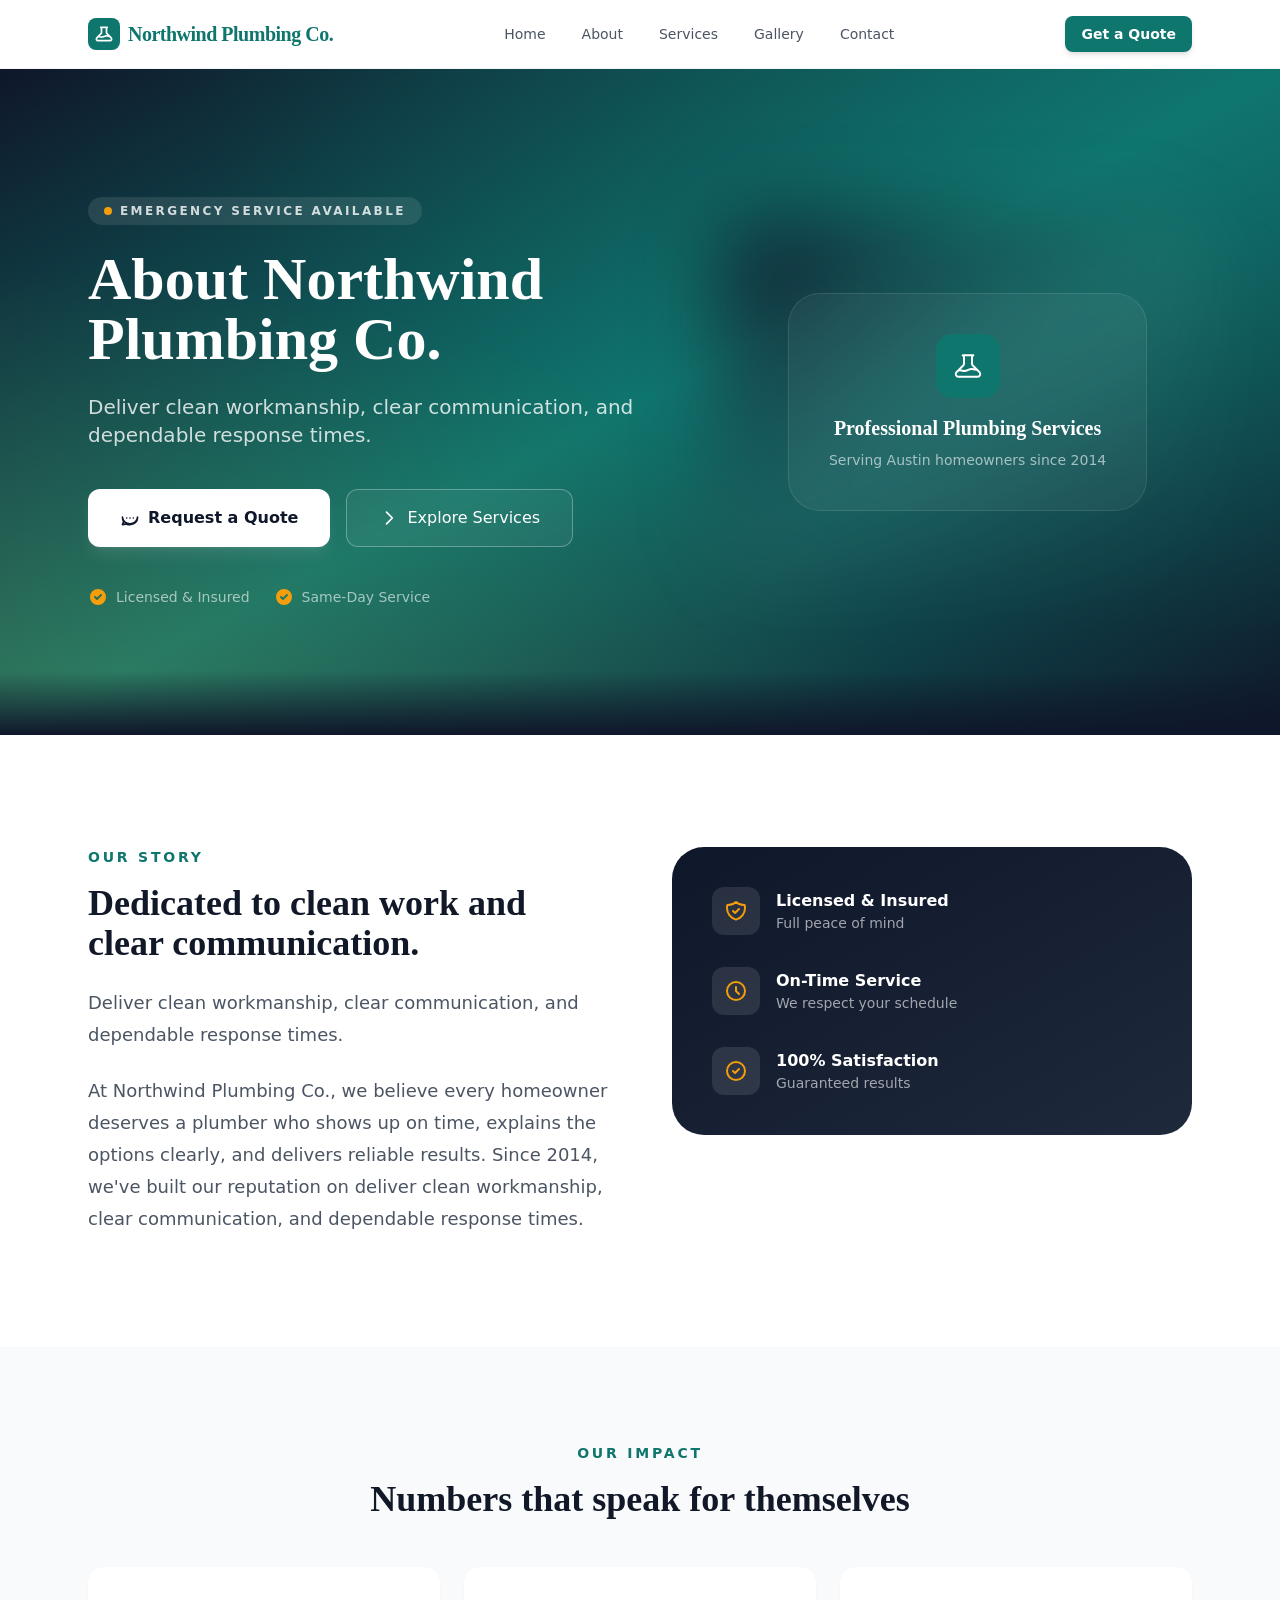
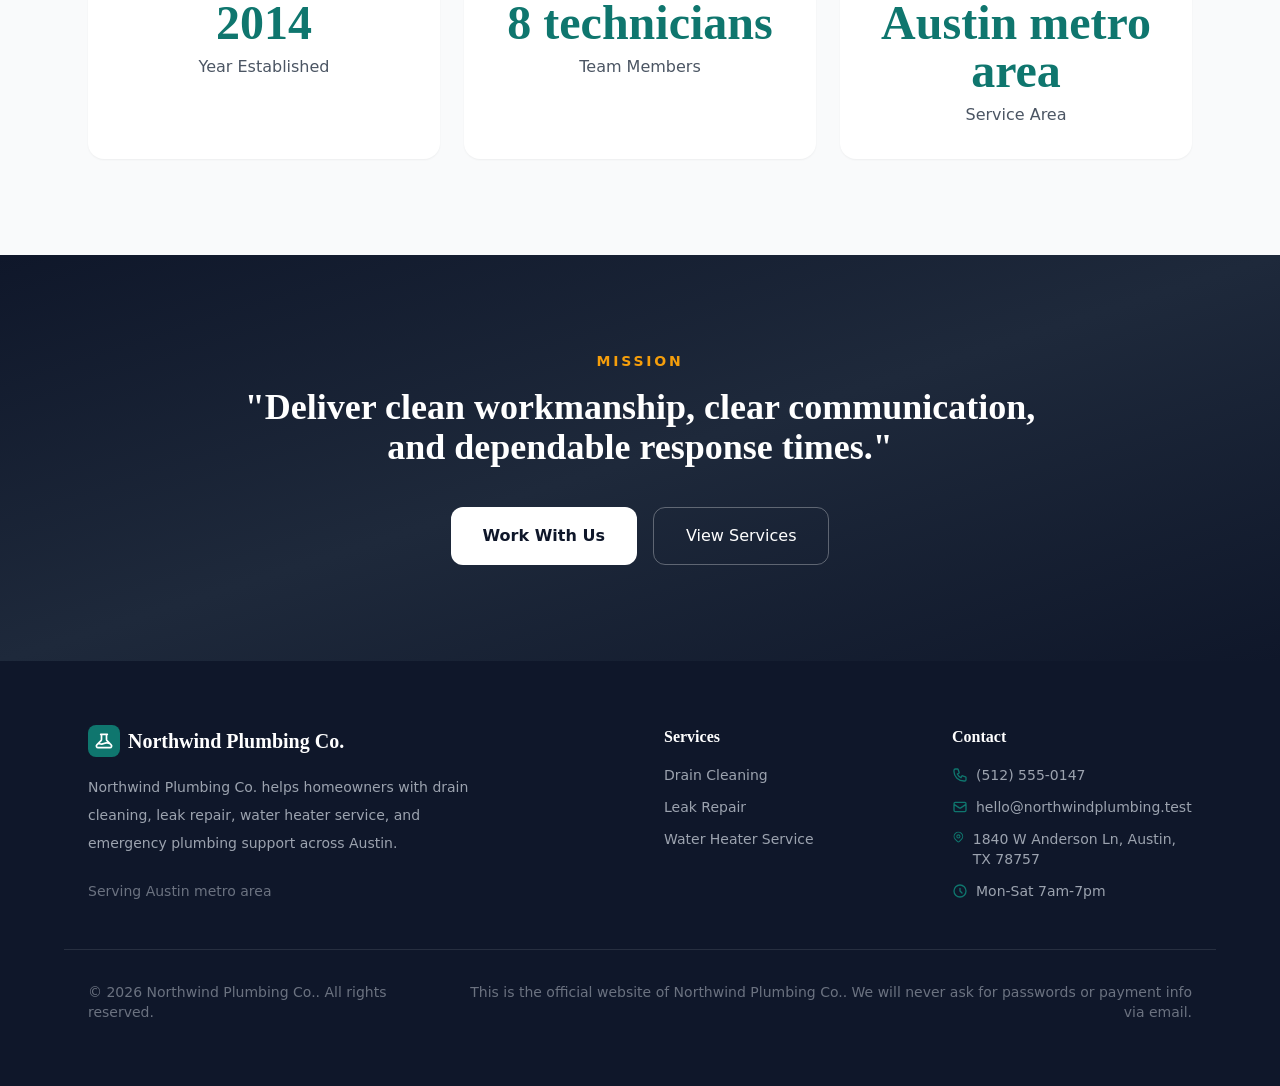
<file: about/index.html>
<!DOCTYPE html><html lang="en" data-astro-cid-37fxchfa style="--primaryColor: #0f766e;--secondaryColor: #f59e0b;--displayFont: 'Playfair Display', Georgia, serif;--bodyFont: 'Inter', system-ui, sans-serif;"> <head><meta charset="utf-8"><meta name="viewport" content="width=device-width, initial-scale=1"><title>About Northwind Plumbing Co.</title><meta name="description" content="Learn about Northwind Plumbing Co., the team, and the values behind the work."><meta name="author" content="Northwind Plumbing Co."><meta name="robots" content="index, follow"><link rel="canonical" href="https://example.com/about/"><link rel="preconnect" href="https://fonts.googleapis.com"><link rel="preconnect" href="https://fonts.gstatic.com" crossorigin><link href="https://fonts.googleapis.com/css2?family=Inter:wght@400;500;600;700;800&family=Playfair+Display:wght@600;700&family=Cormorant+Garamond:wght@500;600;700&family=DM+Serif+Display:ital@0;1&family=Space+Grotesk:wght@500;700&family=Source+Sans+3:wght@400;500;600;700&display=swap" rel="stylesheet"><meta http-equiv="X-Frame-Options" content="SAMEORIGIN"><meta http-equiv="X-Content-Type-Options" content="nosniff"><meta http-equiv="X-XSS-Protection" content="1; mode=block"><meta name="referrer" content="strict-origin-when-cross-origin"><meta http-equiv="Content-Security-Policy" content="default-src 'self'; script-src 'self' https://unpkg.com https://cdnjs.cloudflare.com; style-src 'self' 'unsafe-inline' https://fonts.googleapis.com; font-src 'self' https://fonts.gstatic.com; img-src 'self' data: https:; connect-src 'self'; frame-src 'self' https://unpkg.com; base-uri 'self'; form-action 'self'; frame-ancestors 'self'; object-src 'none'"><meta property="og:type" content="website"><meta property="og:url" content="https://example.com/about/"><meta property="og:title" content="About Northwind Plumbing Co."><meta property="og:description" content="Learn about Northwind Plumbing Co., the team, and the values behind the work."><meta property="og:site_name" content="Northwind Plumbing Co."><meta property="og:locale" content="en_US"><meta property="og:image" content=""><meta property="og:image:width" content="1200"><meta property="og:image:height" content="630"><meta property="og:image:alt" content="About Northwind Plumbing Co."><meta name="twitter:card" content="summary_large_image"><meta name="twitter:url" content="https://example.com/about/"><meta name="twitter:title" content="About Northwind Plumbing Co."><meta name="twitter:description" content="Learn about Northwind Plumbing Co., the team, and the values behind the work."><meta name="twitter:image" content=""><meta name="geo.placename" content="1840 W Anderson Ln, Austin, TX 78757"><script type="application/ld+json">{"@context":"https://schema.org","@type":"LocalBusiness","name":"Northwind Plumbing Co.","description":"Fast, honest plumbing for busy homeowners.","url":"https://example.com","telephone":"(512) 555-0147","email":"hello@northwindplumbing.test","address":{"@type":"PostalAddress","streetAddress":"1840 W Anderson Ln, Austin, TX 78757","addressLocality":"","addressRegion":"","postalCode":"","addressCountry":"US"},"openingHours":"Mon-Sat 7am-7pm","sameAs":[]}</script><link rel="stylesheet" href="/_astro/about.DSIQMuiV.css"></head> <body class="bg-white text-gray-900" data-astro-cid-37fxchfa style="--primaryColor: #0f766e;--secondaryColor: #f59e0b;--displayFont: 'Playfair Display', Georgia, serif;--bodyFont: 'Inter', system-ui, sans-serif;"> <a href="#main-content" class="sr-only focus:not-sr-only focus:absolute focus:left-4 focus:top-4 focus:z-50 focus:rounded focus:bg-white focus:px-4 focus:py-2 focus:text-sm focus:font-semibold focus:text-gray-900 focus:shadow" data-astro-cid-37fxchfa style="--primaryColor: #0f766e;--secondaryColor: #f59e0b;--displayFont: 'Playfair Display', Georgia, serif;--bodyFont: 'Inter', system-ui, sans-serif;">
Skip to content
</a> <header class="sticky top-0 z-50 border-b border-gray-100 bg-white/95 backdrop-blur-md" data-astro-cid-37fxchfa style="--primaryColor: #0f766e;--secondaryColor: #f59e0b;--displayFont: 'Playfair Display', Georgia, serif;--bodyFont: 'Inter', system-ui, sans-serif;"> <nav class="mx-auto flex max-w-6xl items-center justify-between px-6 py-4" aria-label="Main navigation" data-astro-cid-37fxchfa style="--primaryColor: #0f766e;--secondaryColor: #f59e0b;--displayFont: 'Playfair Display', Georgia, serif;--bodyFont: 'Inter', system-ui, sans-serif;"> <a href="/" class="font-heading text-xl font-bold tracking-tight text-primary transition-opacity hover:opacity-80" data-astro-cid-37fxchfa style="--primaryColor: #0f766e;--secondaryColor: #f59e0b;--displayFont: 'Playfair Display', Georgia, serif;--bodyFont: 'Inter', system-ui, sans-serif;"> <span class="flex items-center gap-2" data-astro-cid-37fxchfa style="--primaryColor: #0f766e;--secondaryColor: #f59e0b;--displayFont: 'Playfair Display', Georgia, serif;--bodyFont: 'Inter', system-ui, sans-serif;"> <span class="flex h-8 w-8 items-center justify-center rounded-lg bg-primary text-white" data-astro-cid-37fxchfa style="--primaryColor: #0f766e;--secondaryColor: #f59e0b;--displayFont: 'Playfair Display', Georgia, serif;--bodyFont: 'Inter', system-ui, sans-serif;"> <svg class="h-5 w-5" fill="none" stroke="currentColor" viewBox="0 0 24 24" data-astro-cid-37fxchfa style="--primaryColor: #0f766e;--secondaryColor: #f59e0b;--displayFont: 'Playfair Display', Georgia, serif;--bodyFont: 'Inter', system-ui, sans-serif;"> <path stroke-linecap="round" stroke-linejoin="round" stroke-width="2" d="M19.428 15.428a2 2 0 00-1.022-.547l-2.387-.477a6 6 0 00-3.86.517l-.318.158a6 6 0 01-3.86.517L6.05 15.21a2 2 0 00-1.806.547M8 4h8l-1 1v5.172a2 2 0 00.586 1.414l5 5c1.26 1.26.367 3.414-1.415 3.414H4.828c-1.782 0-2.674-2.154-1.414-3.414l5-5A2 2 0 009 10.172V5L8 4z" data-astro-cid-37fxchfa style="--primaryColor: #0f766e;--secondaryColor: #f59e0b;--displayFont: 'Playfair Display', Georgia, serif;--bodyFont: 'Inter', system-ui, sans-serif;"></path> </svg> </span> Northwind Plumbing Co. </span> </a> <div class="hidden items-center gap-1 md:flex" data-astro-cid-37fxchfa style="--primaryColor: #0f766e;--secondaryColor: #f59e0b;--displayFont: 'Playfair Display', Georgia, serif;--bodyFont: 'Inter', system-ui, sans-serif;"> <a href="/" class="rounded-lg px-4 py-2 text-sm font-medium transition-all hover:bg-gray-50 text-gray-600 hover:text-primary" data-astro-cid-37fxchfa style="--primaryColor: #0f766e;--secondaryColor: #f59e0b;--displayFont: 'Playfair Display', Georgia, serif;--bodyFont: 'Inter', system-ui, sans-serif;"> Home </a><a href="/about" class="rounded-lg px-4 py-2 text-sm font-medium transition-all hover:bg-gray-50 text-gray-600 hover:text-primary" data-astro-cid-37fxchfa style="--primaryColor: #0f766e;--secondaryColor: #f59e0b;--displayFont: 'Playfair Display', Georgia, serif;--bodyFont: 'Inter', system-ui, sans-serif;"> About </a><a href="/services" class="rounded-lg px-4 py-2 text-sm font-medium transition-all hover:bg-gray-50 text-gray-600 hover:text-primary" data-astro-cid-37fxchfa style="--primaryColor: #0f766e;--secondaryColor: #f59e0b;--displayFont: 'Playfair Display', Georgia, serif;--bodyFont: 'Inter', system-ui, sans-serif;"> Services </a><a href="/gallery" class="rounded-lg px-4 py-2 text-sm font-medium transition-all hover:bg-gray-50 text-gray-600 hover:text-primary" data-astro-cid-37fxchfa style="--primaryColor: #0f766e;--secondaryColor: #f59e0b;--displayFont: 'Playfair Display', Georgia, serif;--bodyFont: 'Inter', system-ui, sans-serif;"> Gallery </a><a href="/contact" class="rounded-lg px-4 py-2 text-sm font-medium transition-all hover:bg-gray-50 text-gray-600 hover:text-primary" data-astro-cid-37fxchfa style="--primaryColor: #0f766e;--secondaryColor: #f59e0b;--displayFont: 'Playfair Display', Georgia, serif;--bodyFont: 'Inter', system-ui, sans-serif;"> Contact </a> </div> <div class="flex items-center gap-3" data-astro-cid-37fxchfa style="--primaryColor: #0f766e;--secondaryColor: #f59e0b;--displayFont: 'Playfair Display', Georgia, serif;--bodyFont: 'Inter', system-ui, sans-serif;"> <a href="/contact" class="hidden rounded-lg bg-primary px-4 py-2 text-sm font-semibold text-white transition-all hover:bg-primary/90 hover:-translate-y-0.5 md:inline-flex shadow-md shadow-primary/20" data-astro-cid-37fxchfa style="--primaryColor: #0f766e;--secondaryColor: #f59e0b;--displayFont: 'Playfair Display', Georgia, serif;--bodyFont: 'Inter', system-ui, sans-serif;">
Get a Quote
</a> <details class="relative md:hidden" data-astro-cid-37fxchfa style="--primaryColor: #0f766e;--secondaryColor: #f59e0b;--displayFont: 'Playfair Display', Georgia, serif;--bodyFont: 'Inter', system-ui, sans-serif;"> <summary class="list-none cursor-pointer rounded-lg p-2 text-gray-700 transition-all hover:bg-gray-100 focus:outline-none focus:ring-2 focus:ring-primary focus:ring-offset-2" aria-label="Open mobile navigation" data-astro-cid-37fxchfa style="--primaryColor: #0f766e;--secondaryColor: #f59e0b;--displayFont: 'Playfair Display', Georgia, serif;--bodyFont: 'Inter', system-ui, sans-serif;"> <svg class="h-6 w-6" fill="none" stroke="currentColor" viewBox="0 0 24 24" aria-hidden="true" data-astro-cid-37fxchfa style="--primaryColor: #0f766e;--secondaryColor: #f59e0b;--displayFont: 'Playfair Display', Georgia, serif;--bodyFont: 'Inter', system-ui, sans-serif;"> <path stroke-linecap="round" stroke-linejoin="round" stroke-width="2" d="M4 6h16M4 12h16M4 18h16" data-astro-cid-37fxchfa style="--primaryColor: #0f766e;--secondaryColor: #f59e0b;--displayFont: 'Playfair Display', Georgia, serif;--bodyFont: 'Inter', system-ui, sans-serif;"></path> </svg> </summary> <div class="absolute right-0 mt-2 min-w-48 rounded-xl border border-gray-100 bg-white p-2 shadow-xl" data-astro-cid-37fxchfa style="--primaryColor: #0f766e;--secondaryColor: #f59e0b;--displayFont: 'Playfair Display', Georgia, serif;--bodyFont: 'Inter', system-ui, sans-serif;"> <a href="/" class="block rounded-lg px-3 py-2.5 text-sm font-medium transition-colors text-gray-700 hover:bg-gray-50" data-astro-cid-37fxchfa style="--primaryColor: #0f766e;--secondaryColor: #f59e0b;--displayFont: 'Playfair Display', Georgia, serif;--bodyFont: 'Inter', system-ui, sans-serif;"> Home </a><a href="/about" class="block rounded-lg px-3 py-2.5 text-sm font-medium transition-colors text-gray-700 hover:bg-gray-50" data-astro-cid-37fxchfa style="--primaryColor: #0f766e;--secondaryColor: #f59e0b;--displayFont: 'Playfair Display', Georgia, serif;--bodyFont: 'Inter', system-ui, sans-serif;"> About </a><a href="/services" class="block rounded-lg px-3 py-2.5 text-sm font-medium transition-colors text-gray-700 hover:bg-gray-50" data-astro-cid-37fxchfa style="--primaryColor: #0f766e;--secondaryColor: #f59e0b;--displayFont: 'Playfair Display', Georgia, serif;--bodyFont: 'Inter', system-ui, sans-serif;"> Services </a><a href="/gallery" class="block rounded-lg px-3 py-2.5 text-sm font-medium transition-colors text-gray-700 hover:bg-gray-50" data-astro-cid-37fxchfa style="--primaryColor: #0f766e;--secondaryColor: #f59e0b;--displayFont: 'Playfair Display', Georgia, serif;--bodyFont: 'Inter', system-ui, sans-serif;"> Gallery </a><a href="/contact" class="block rounded-lg px-3 py-2.5 text-sm font-medium transition-colors text-gray-700 hover:bg-gray-50" data-astro-cid-37fxchfa style="--primaryColor: #0f766e;--secondaryColor: #f59e0b;--displayFont: 'Playfair Display', Georgia, serif;--bodyFont: 'Inter', system-ui, sans-serif;"> Contact </a> <div class="mt-2 border-t border-gray-100 pt-2" data-astro-cid-37fxchfa style="--primaryColor: #0f766e;--secondaryColor: #f59e0b;--displayFont: 'Playfair Display', Georgia, serif;--bodyFont: 'Inter', system-ui, sans-serif;"> <a href="/contact" class="block rounded-lg bg-primary px-3 py-2.5 text-center text-sm font-semibold text-white" data-astro-cid-37fxchfa style="--primaryColor: #0f766e;--secondaryColor: #f59e0b;--displayFont: 'Playfair Display', Georgia, serif;--bodyFont: 'Inter', system-ui, sans-serif;">
Get a Quote
</a> </div> </div> </details> </div> </nav> </header> <main id="main-content" data-astro-cid-37fxchfa style="--primaryColor: #0f766e;--secondaryColor: #f59e0b;--displayFont: 'Playfair Display', Georgia, serif;--bodyFont: 'Inter', system-ui, sans-serif;">  <section class="relative overflow-hidden py-20 md:py-32 bg-gradient-to-br from-slate-900 via-[#0f766e] to-slate-900 text-white"> <div class="absolute inset-0 bg-[radial-gradient(ellipse_at_top_right,_rgba(15,118,110,0.4),_transparent_60%)]"></div> <div class="absolute inset-0 bg-[radial-gradient(ellipse_at_bottom_left,_rgba(245,158,11,0.15),_transparent_50%)]"></div> <div class="absolute top-0 right-0 -translate-y-12 translate-x-1/4"> <div class="h-64 w-64 rounded-full bg-primary/20 blur-3xl"></div> </div> <div class="absolute bottom-0 left-0 translate-y-1/2 -translate-x-1/4"> <div class="h-48 w-48 rounded-full bg-secondary/20 blur-3xl"></div> </div> <div class="relative mx-auto max-w-6xl px-6"> <div class="grid items-center gap-12 lg:grid-cols-[1.15fr_0.85fr]"> <div> <div class="mb-6 flex items-center gap-3"> <span class="inline-flex items-center gap-2 rounded-full bg-white/10 px-4 py-1.5 text-xs font-semibold uppercase tracking-[0.2em] text-white/80 backdrop-blur-sm"> <span class="h-2 w-2 animate-pulse rounded-full bg-secondary"></span>
Emergency service available
</span> </div> <h1 class="font-heading text-4xl font-bold leading-tight md:text-5xl lg:text-6xl">About Northwind Plumbing Co.</h1> <p class="mt-6 max-w-xl text-lg leading-8 text-white/80 md:text-xl">Deliver clean workmanship, clear communication, and dependable response times.</p> <div class="mt-10 flex flex-col gap-4 sm:flex-row"> <a href="/contact" class="inline-flex items-center justify-center gap-2 rounded-xl bg-white px-8 py-4 text-base font-semibold text-slate-900 shadow-lg shadow-white/10 transition-all hover:-translate-y-0.5 hover:shadow-xl"> <svg class="h-5 w-5" fill="none" stroke="currentColor" viewBox="0 0 24 24"> <path stroke-linecap="round" stroke-linejoin="round" stroke-width="2" d="M8 12h.01M12 12h.01M16 12h.01M21 12c0 4.418-4.03 8-9 8a9.863 9.863 0 01-4.255-.949L3 20l1.395-3.72C3.512 15.042 3 13.026 3 11c0 4.418 4.03 8 9 8s9-3.582 9-8z"></path> </svg>
Request a Quote
</a> <a href="/services" class="inline-flex items-center justify-center gap-2 rounded-xl border border-white/30 bg-white/5 px-8 py-4 text-base font-medium text-white backdrop-blur-sm transition-all hover:bg-white/10"> <svg class="h-5 w-5" fill="none" stroke="currentColor" viewBox="0 0 24 24"> <path stroke-linecap="round" stroke-linejoin="round" stroke-width="2" d="M9 5l7 7-7 7"></path> </svg>
Explore Services
</a> </div> <div class="mt-10 flex items-center gap-6 text-sm text-white/60"> <div class="flex items-center gap-2"> <svg class="h-5 w-5 text-secondary" fill="currentColor" viewBox="0 0 20 20"> <path fill-rule="evenodd" d="M10 18a8 8 0 100-16 8 8 0 000 16zm3.707-9.293a1 1 0 00-1.414-1.414L9 10.586 7.707 9.293a1 1 0 00-1.414 1.414l2 2a1 1 0 001.414 0l4-4z" clip-rule="evenodd"></path> </svg> <span>Licensed & Insured</span> </div> <div class="flex items-center gap-2"> <svg class="h-5 w-5 text-secondary" fill="currentColor" viewBox="0 0 20 20"> <path fill-rule="evenodd" d="M10 18a8 8 0 100-16 8 8 0 000 16zm3.707-9.293a1 1 0 00-1.414-1.414L9 10.586 7.707 9.293a1 1 0 00-1.414 1.414l2 2a1 1 0 001.414 0l4-4z" clip-rule="evenodd"></path> </svg> <span>Same-Day Service</span> </div> </div> </div> <div class="hidden lg:block"> <div class="relative flex min-h-[20rem] items-center justify-center"> <div class="absolute -inset-6 rounded-[3rem] bg-gradient-to-br from-primary/20 via-white/5 to-secondary/20 blur-2xl"></div> <div class="relative rounded-[2rem] border border-white/10 bg-white/5 p-10 text-center backdrop-blur-sm"> <div class="mb-4 inline-flex h-16 w-16 items-center justify-center rounded-2xl bg-primary text-white"> <svg class="h-8 w-8" fill="none" stroke="currentColor" viewBox="0 0 24 24"> <path stroke-linecap="round" stroke-linejoin="round" stroke-width="1.5" d="M19.428 15.428a2 2 0 00-1.022-.547l-2.387-.477a6 6 0 00-3.86.517l-.318.158a6 6 0 01-3.86.517L6.05 15.21a2 2 0 00-1.806.547M8 4h8l-1 1v5.172a2 2 0 00.586 1.414l5 5c1.26 1.26.367 3.414-1.415 3.414H4.828c-1.782 0-2.674-2.154-1.414-3.414l5-5A2 2 0 009 10.172V5L8 4z"></path> </svg> </div> <p class="font-heading text-xl font-semibold text-white">Professional Plumbing Services</p> <p class="mt-2 text-sm text-white/60">Serving Austin homeowners since 2014</p> </div> </div> </div> </div> </div> <div class="absolute bottom-0 left-0 right-0 h-16 bg-gradient-to-t from-slate-900 to-transparent"></div> </section> <section class="py-20 md:py-28 bg-white"> <div class="mx-auto max-w-6xl px-6"> <div class="grid gap-16 lg:grid-cols-[1fr_1fr]"> <div> <p class="text-sm font-semibold uppercase tracking-[0.2em] text-primary">Our Story</p> <h2 class="mt-4 font-heading text-3xl font-bold leading-tight text-gray-900 md:text-4xl">
Dedicated to clean work and clear communication.
</h2> <div class="prose mt-6 text-lg leading-8 text-gray-600"> <p>Deliver clean workmanship, clear communication, and dependable response times.</p> </div> <p class="mt-6 text-lg leading-8 text-gray-600">
At Northwind Plumbing Co., we believe every homeowner deserves a plumber who shows up on time, explains the options clearly, and delivers reliable results. Since 2014, we've built our reputation on deliver clean workmanship, clear communication, and dependable response times. </p> </div> <div class="relative hidden lg:block"> <div class="absolute -inset-4 rounded-[2.5rem] bg-gradient-to-br from-primary/10 to-secondary/10 blur-2xl"></div> <div class="relative rounded-[2rem] bg-gradient-to-br from-slate-900 to-slate-800 p-10 text-white"> <div class="grid gap-8"> <div class="flex items-center gap-4"> <div class="flex h-12 w-12 items-center justify-center rounded-xl bg-white/10"> <svg class="h-6 w-6 text-secondary" fill="none" stroke="currentColor" viewBox="0 0 24 24"> <path stroke-linecap="round" stroke-linejoin="round" stroke-width="2" d="M9 12l2 2 4-4m5.618-4.016A11.955 11.955 0 0112 2.944a11.955 11.955 0 01-8.618 3.04A12.02 12.02 0 003 9c0 5.591 3.824 10.29 9 11.622 5.176-1.332 9-6.03 9-11.622 0-1.042-.133-2.052-.382-3.016z"></path> </svg> </div> <div> <p class="font-semibold">Licensed & Insured</p> <p class="text-sm text-white/60">Full peace of mind</p> </div> </div> <div class="flex items-center gap-4"> <div class="flex h-12 w-12 items-center justify-center rounded-xl bg-white/10"> <svg class="h-6 w-6 text-secondary" fill="none" stroke="currentColor" viewBox="0 0 24 24"> <path stroke-linecap="round" stroke-linejoin="round" stroke-width="2" d="M12 8v4l3 3m6-3a9 9 0 11-18 0 9 9 0 0118 0z"></path> </svg> </div> <div> <p class="font-semibold">On-Time Service</p> <p class="text-sm text-white/60">We respect your schedule</p> </div> </div> <div class="flex items-center gap-4"> <div class="flex h-12 w-12 items-center justify-center rounded-xl bg-white/10"> <svg class="h-6 w-6 text-secondary" fill="none" stroke="currentColor" viewBox="0 0 24 24"> <path stroke-linecap="round" stroke-linejoin="round" stroke-width="2" d="M9 12l2 2 4-4m6 2a9 9 0 11-18 0 9 9 0 0118 0z"></path> </svg> </div> <div> <p class="font-semibold">100% Satisfaction</p> <p class="text-sm text-white/60">Guaranteed results</p> </div> </div> </div> </div> </div> </div> </div> </section> <section class="py-20 md:py-24 bg-gray-50"> <div class="mx-auto max-w-6xl px-6"> <div class="text-center"> <p class="text-sm font-semibold uppercase tracking-[0.2em] text-primary">Our Impact</p> <h2 class="mt-4 font-heading text-3xl font-bold text-gray-900 md:text-4xl">Numbers that speak for themselves</h2> </div> <div class="mt-12 grid gap-6 md:grid-cols-3"> <div class="rounded-2xl bg-white p-8 text-center shadow-sm"> <p class="font-heading text-5xl font-bold text-primary">2014</p> <p class="mt-2 text-base font-medium text-gray-600">Year Established</p> </div> <div class="rounded-2xl bg-white p-8 text-center shadow-sm"> <p class="font-heading text-5xl font-bold text-primary">8 technicians</p> <p class="mt-2 text-base font-medium text-gray-600">Team Members</p> </div> <div class="rounded-2xl bg-white p-8 text-center shadow-sm"> <p class="font-heading text-5xl font-bold text-primary">Austin metro area</p> <p class="mt-2 text-base font-medium text-gray-600">Service Area</p> </div> </div> </div> </section> <section class="py-20 md:py-24 bg-gradient-to-br from-slate-900 via-slate-800 to-slate-900 text-white"> <div class="mx-auto max-w-4xl px-6 text-center"> <p class="text-sm font-semibold uppercase tracking-[0.2em] text-secondary">Mission</p> <h2 class="mt-4 font-heading text-3xl font-bold leading-tight md:text-4xl">"Deliver clean workmanship, clear communication, and dependable response times."</h2> <div class="mt-10 flex flex-col gap-4 sm:flex-row sm:justify-center"> <a href="/contact" class="inline-flex items-center justify-center gap-2 rounded-xl bg-white px-8 py-4 text-base font-semibold text-slate-900 transition-all hover:-translate-y-0.5 hover:shadow-lg">
Work With Us
</a> <a href="/services" class="inline-flex items-center justify-center gap-2 rounded-xl border border-white/30 px-8 py-4 text-base font-medium text-white transition-all hover:bg-white/10">
View Services
</a> </div> </div> </section>  </main> <footer class="bg-slate-900 py-16 text-gray-300" data-astro-cid-37fxchfa style="--primaryColor: #0f766e;--secondaryColor: #f59e0b;--displayFont: 'Playfair Display', Georgia, serif;--bodyFont: 'Inter', system-ui, sans-serif;"> <div class="mx-auto grid max-w-6xl gap-12 px-6 md:grid-cols-4" data-astro-cid-37fxchfa style="--primaryColor: #0f766e;--secondaryColor: #f59e0b;--displayFont: 'Playfair Display', Georgia, serif;--bodyFont: 'Inter', system-ui, sans-serif;"> <div class="md:col-span-2" data-astro-cid-37fxchfa style="--primaryColor: #0f766e;--secondaryColor: #f59e0b;--displayFont: 'Playfair Display', Georgia, serif;--bodyFont: 'Inter', system-ui, sans-serif;"> <a href="/" class="font-heading text-xl font-bold text-white" data-astro-cid-37fxchfa style="--primaryColor: #0f766e;--secondaryColor: #f59e0b;--displayFont: 'Playfair Display', Georgia, serif;--bodyFont: 'Inter', system-ui, sans-serif;"> <span class="flex items-center gap-2" data-astro-cid-37fxchfa style="--primaryColor: #0f766e;--secondaryColor: #f59e0b;--displayFont: 'Playfair Display', Georgia, serif;--bodyFont: 'Inter', system-ui, sans-serif;"> <span class="flex h-8 w-8 items-center justify-center rounded-lg bg-primary text-white" data-astro-cid-37fxchfa style="--primaryColor: #0f766e;--secondaryColor: #f59e0b;--displayFont: 'Playfair Display', Georgia, serif;--bodyFont: 'Inter', system-ui, sans-serif;"> <svg class="h-5 w-5" fill="none" stroke="currentColor" viewBox="0 0 24 24" data-astro-cid-37fxchfa style="--primaryColor: #0f766e;--secondaryColor: #f59e0b;--displayFont: 'Playfair Display', Georgia, serif;--bodyFont: 'Inter', system-ui, sans-serif;"> <path stroke-linecap="round" stroke-linejoin="round" stroke-width="2" d="M19.428 15.428a2 2 0 00-1.022-.547l-2.387-.477a6 6 0 00-3.86.517l-.318.158a6 6 0 01-3.86.517L6.05 15.21a2 2 0 00-1.806.547M8 4h8l-1 1v5.172a2 2 0 00.586 1.414l5 5c1.26 1.26.367 3.414-1.415 3.414H4.828c-1.782 0-2.674-2.154-1.414-3.414l5-5A2 2 0 009 10.172V5L8 4z" data-astro-cid-37fxchfa style="--primaryColor: #0f766e;--secondaryColor: #f59e0b;--displayFont: 'Playfair Display', Georgia, serif;--bodyFont: 'Inter', system-ui, sans-serif;"></path> </svg> </span> Northwind Plumbing Co. </span> </a> <p class="mt-4 max-w-sm text-sm leading-7 text-gray-400" data-astro-cid-37fxchfa style="--primaryColor: #0f766e;--secondaryColor: #f59e0b;--displayFont: 'Playfair Display', Georgia, serif;--bodyFont: 'Inter', system-ui, sans-serif;">Northwind Plumbing Co. helps homeowners with drain cleaning, leak repair, water heater service, and emergency plumbing support across Austin.</p> <div class="mt-6 flex flex-wrap gap-3" data-astro-cid-37fxchfa style="--primaryColor: #0f766e;--secondaryColor: #f59e0b;--displayFont: 'Playfair Display', Georgia, serif;--bodyFont: 'Inter', system-ui, sans-serif;"> <p class="text-sm text-gray-500" data-astro-cid-37fxchfa style="--primaryColor: #0f766e;--secondaryColor: #f59e0b;--displayFont: 'Playfair Display', Georgia, serif;--bodyFont: 'Inter', system-ui, sans-serif;">Serving Austin metro area</p> </div> </div> <div data-astro-cid-37fxchfa style="--primaryColor: #0f766e;--secondaryColor: #f59e0b;--displayFont: 'Playfair Display', Georgia, serif;--bodyFont: 'Inter', system-ui, sans-serif;"> <h2 class="font-heading text-base font-semibold text-white" data-astro-cid-37fxchfa style="--primaryColor: #0f766e;--secondaryColor: #f59e0b;--displayFont: 'Playfair Display', Georgia, serif;--bodyFont: 'Inter', system-ui, sans-serif;">Services</h2> <ul class="mt-4 space-y-3 text-sm" data-astro-cid-37fxchfa style="--primaryColor: #0f766e;--secondaryColor: #f59e0b;--displayFont: 'Playfair Display', Georgia, serif;--bodyFont: 'Inter', system-ui, sans-serif;"> <li data-astro-cid-37fxchfa style="--primaryColor: #0f766e;--secondaryColor: #f59e0b;--displayFont: 'Playfair Display', Georgia, serif;--bodyFont: 'Inter', system-ui, sans-serif;"> <a href="/services" class="text-gray-400 transition-colors hover:text-white" data-astro-cid-37fxchfa style="--primaryColor: #0f766e;--secondaryColor: #f59e0b;--displayFont: 'Playfair Display', Georgia, serif;--bodyFont: 'Inter', system-ui, sans-serif;"> Drain Cleaning </a> </li><li data-astro-cid-37fxchfa style="--primaryColor: #0f766e;--secondaryColor: #f59e0b;--displayFont: 'Playfair Display', Georgia, serif;--bodyFont: 'Inter', system-ui, sans-serif;"> <a href="/services" class="text-gray-400 transition-colors hover:text-white" data-astro-cid-37fxchfa style="--primaryColor: #0f766e;--secondaryColor: #f59e0b;--displayFont: 'Playfair Display', Georgia, serif;--bodyFont: 'Inter', system-ui, sans-serif;"> Leak Repair </a> </li><li data-astro-cid-37fxchfa style="--primaryColor: #0f766e;--secondaryColor: #f59e0b;--displayFont: 'Playfair Display', Georgia, serif;--bodyFont: 'Inter', system-ui, sans-serif;"> <a href="/services" class="text-gray-400 transition-colors hover:text-white" data-astro-cid-37fxchfa style="--primaryColor: #0f766e;--secondaryColor: #f59e0b;--displayFont: 'Playfair Display', Georgia, serif;--bodyFont: 'Inter', system-ui, sans-serif;"> Water Heater Service </a> </li> </ul> </div> <div data-astro-cid-37fxchfa style="--primaryColor: #0f766e;--secondaryColor: #f59e0b;--displayFont: 'Playfair Display', Georgia, serif;--bodyFont: 'Inter', system-ui, sans-serif;"> <h2 class="font-heading text-base font-semibold text-white" data-astro-cid-37fxchfa style="--primaryColor: #0f766e;--secondaryColor: #f59e0b;--displayFont: 'Playfair Display', Georgia, serif;--bodyFont: 'Inter', system-ui, sans-serif;">Contact</h2> <div class="mt-4 space-y-3 text-sm" data-astro-cid-37fxchfa style="--primaryColor: #0f766e;--secondaryColor: #f59e0b;--displayFont: 'Playfair Display', Georgia, serif;--bodyFont: 'Inter', system-ui, sans-serif;"> <p class="flex items-center gap-2 text-gray-400" data-astro-cid-37fxchfa style="--primaryColor: #0f766e;--secondaryColor: #f59e0b;--displayFont: 'Playfair Display', Georgia, serif;--bodyFont: 'Inter', system-ui, sans-serif;"> <svg class="h-4 w-4 text-primary" fill="none" stroke="currentColor" viewBox="0 0 24 24" data-astro-cid-37fxchfa style="--primaryColor: #0f766e;--secondaryColor: #f59e0b;--displayFont: 'Playfair Display', Georgia, serif;--bodyFont: 'Inter', system-ui, sans-serif;"> <path stroke-linecap="round" stroke-linejoin="round" stroke-width="2" d="M3 5a2 2 0 012-2h3.28a1 1 0 01.948.684l1.498 4.493a1 1 0 01-.502 1.21l-2.257 1.13a11.042 11.042 0 005.516 5.516l1.13-2.257a1 1 0 011.21-.502l4.493 1.498a1 1 0 01.684.949V19a2 2 0 01-2 2h-1C9.716 21 3 14.284 3 7V5z" data-astro-cid-37fxchfa style="--primaryColor: #0f766e;--secondaryColor: #f59e0b;--displayFont: 'Playfair Display', Georgia, serif;--bodyFont: 'Inter', system-ui, sans-serif;"></path> </svg> (512) 555-0147 </p> <p class="flex items-center gap-2 text-gray-400" data-astro-cid-37fxchfa style="--primaryColor: #0f766e;--secondaryColor: #f59e0b;--displayFont: 'Playfair Display', Georgia, serif;--bodyFont: 'Inter', system-ui, sans-serif;"> <svg class="h-4 w-4 text-primary" fill="none" stroke="currentColor" viewBox="0 0 24 24" data-astro-cid-37fxchfa style="--primaryColor: #0f766e;--secondaryColor: #f59e0b;--displayFont: 'Playfair Display', Georgia, serif;--bodyFont: 'Inter', system-ui, sans-serif;"> <path stroke-linecap="round" stroke-linejoin="round" stroke-width="2" d="M3 8l7.89 5.26a2 2 0 002.22 0L21 8M5 19h14a2 2 0 002-2V7a2 2 0 00-2-2H5a2 2 0 00-2 2v10a2 2 0 002 2z" data-astro-cid-37fxchfa style="--primaryColor: #0f766e;--secondaryColor: #f59e0b;--displayFont: 'Playfair Display', Georgia, serif;--bodyFont: 'Inter', system-ui, sans-serif;"></path> </svg> hello@northwindplumbing.test </p> <p class="flex items-start gap-2 text-gray-400" data-astro-cid-37fxchfa style="--primaryColor: #0f766e;--secondaryColor: #f59e0b;--displayFont: 'Playfair Display', Georgia, serif;--bodyFont: 'Inter', system-ui, sans-serif;"> <svg class="h-4 w-4 text-primary" fill="none" stroke="currentColor" viewBox="0 0 24 24" data-astro-cid-37fxchfa style="--primaryColor: #0f766e;--secondaryColor: #f59e0b;--displayFont: 'Playfair Display', Georgia, serif;--bodyFont: 'Inter', system-ui, sans-serif;"> <path stroke-linecap="round" stroke-linejoin="round" stroke-width="2" d="M17.657 16.657L13.414 20.9a1.998 1.998 0 01-2.827 0l-4.244-4.243a8 8 0 1111.314 0z" data-astro-cid-37fxchfa style="--primaryColor: #0f766e;--secondaryColor: #f59e0b;--displayFont: 'Playfair Display', Georgia, serif;--bodyFont: 'Inter', system-ui, sans-serif;"></path> <path stroke-linecap="round" stroke-linejoin="round" stroke-width="2" d="M15 11a3 3 0 11-6 0 3 3 0 016 0z" data-astro-cid-37fxchfa style="--primaryColor: #0f766e;--secondaryColor: #f59e0b;--displayFont: 'Playfair Display', Georgia, serif;--bodyFont: 'Inter', system-ui, sans-serif;"></path> </svg> <span data-astro-cid-37fxchfa style="--primaryColor: #0f766e;--secondaryColor: #f59e0b;--displayFont: 'Playfair Display', Georgia, serif;--bodyFont: 'Inter', system-ui, sans-serif;">1840 W Anderson Ln, Austin, TX 78757</span> </p> <p class="flex items-center gap-2 text-gray-400" data-astro-cid-37fxchfa style="--primaryColor: #0f766e;--secondaryColor: #f59e0b;--displayFont: 'Playfair Display', Georgia, serif;--bodyFont: 'Inter', system-ui, sans-serif;"> <svg class="h-4 w-4 text-primary" fill="none" stroke="currentColor" viewBox="0 0 24 24" data-astro-cid-37fxchfa style="--primaryColor: #0f766e;--secondaryColor: #f59e0b;--displayFont: 'Playfair Display', Georgia, serif;--bodyFont: 'Inter', system-ui, sans-serif;"> <path stroke-linecap="round" stroke-linejoin="round" stroke-width="2" d="M12 8v4l3 3m6-3a9 9 0 11-18 0 9 9 0 0118 0z" data-astro-cid-37fxchfa style="--primaryColor: #0f766e;--secondaryColor: #f59e0b;--displayFont: 'Playfair Display', Georgia, serif;--bodyFont: 'Inter', system-ui, sans-serif;"></path> </svg> Mon-Sat 7am-7pm </p> </div> </div> </div> <div class="mx-auto mt-12 max-w-6xl border-t border-white/10 px-6 pt-8" data-astro-cid-37fxchfa style="--primaryColor: #0f766e;--secondaryColor: #f59e0b;--displayFont: 'Playfair Display', Georgia, serif;--bodyFont: 'Inter', system-ui, sans-serif;"> <div class="flex flex-col items-center justify-between gap-4 text-sm text-gray-500 md:flex-row" data-astro-cid-37fxchfa style="--primaryColor: #0f766e;--secondaryColor: #f59e0b;--displayFont: 'Playfair Display', Georgia, serif;--bodyFont: 'Inter', system-ui, sans-serif;"> <p data-astro-cid-37fxchfa style="--primaryColor: #0f766e;--secondaryColor: #f59e0b;--displayFont: 'Playfair Display', Georgia, serif;--bodyFont: 'Inter', system-ui, sans-serif;">&copy; 2026 Northwind Plumbing Co.. All rights reserved.</p> <p class="text-center md:text-right" data-astro-cid-37fxchfa style="--primaryColor: #0f766e;--secondaryColor: #f59e0b;--displayFont: 'Playfair Display', Georgia, serif;--bodyFont: 'Inter', system-ui, sans-serif;">
This is the official website of Northwind Plumbing Co.. We will never ask for passwords or payment info via email.
</p> </div> </div> </footer> </body></html>
</file>
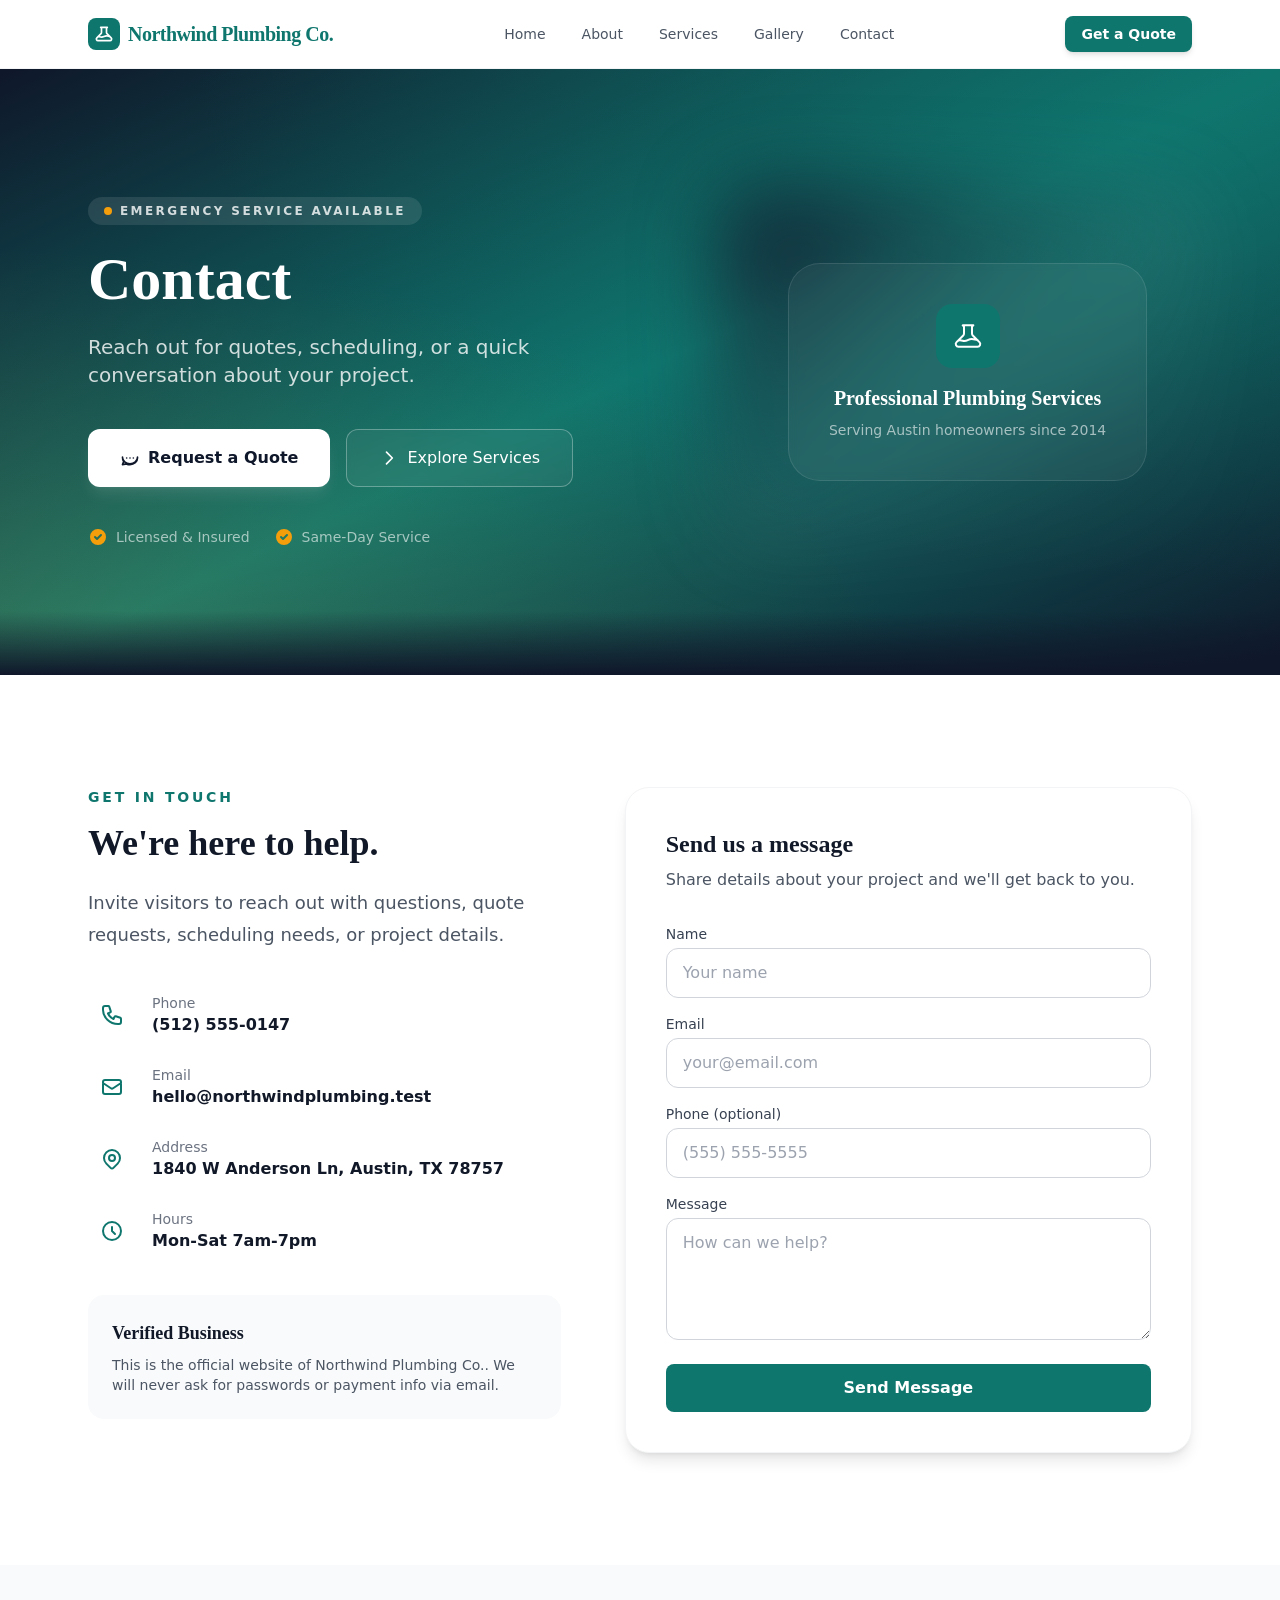
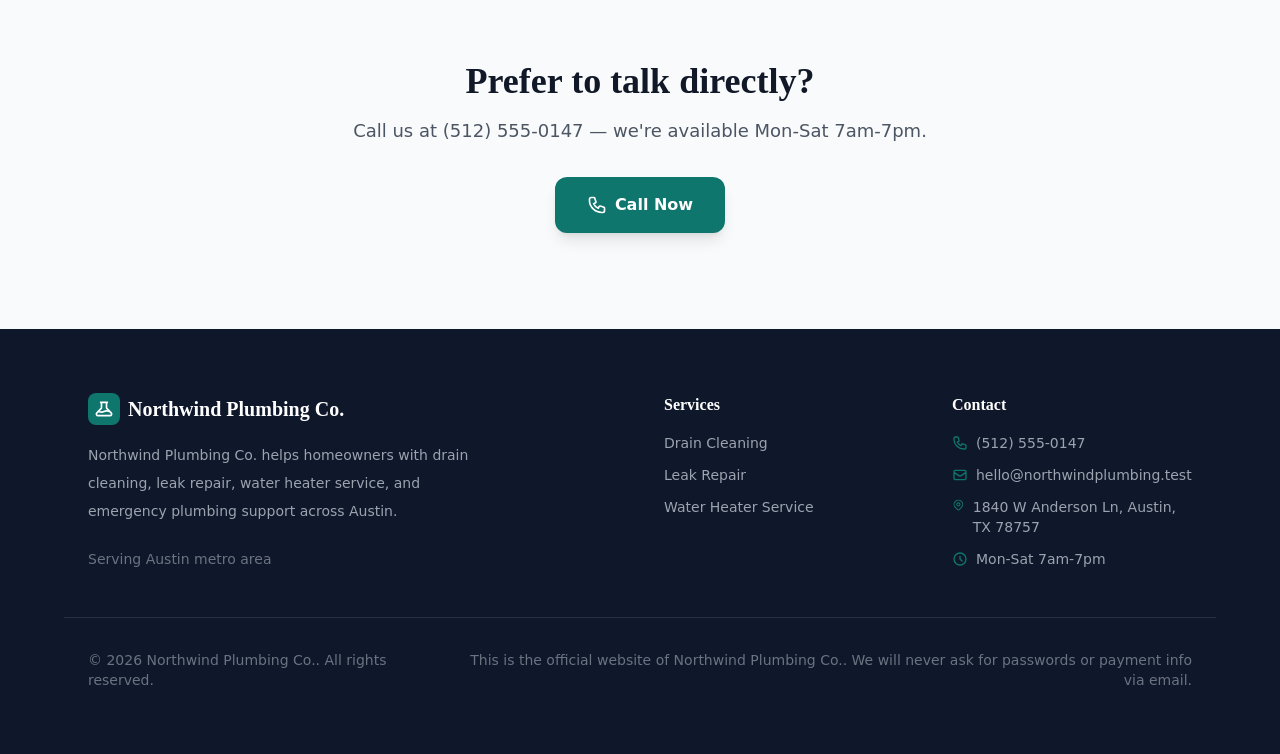
<file: contact/index.html>
<!DOCTYPE html><html lang="en" data-astro-cid-37fxchfa style="--primaryColor: #0f766e;--secondaryColor: #f59e0b;--displayFont: 'Playfair Display', Georgia, serif;--bodyFont: 'Inter', system-ui, sans-serif;"> <head><meta charset="utf-8"><meta name="viewport" content="width=device-width, initial-scale=1"><title>Contact Northwind Plumbing Co.</title><meta name="description" content="Get in touch with Northwind Plumbing Co. for quotes, scheduling, or questions."><meta name="author" content="Northwind Plumbing Co."><meta name="robots" content="index, follow"><link rel="canonical" href="https://example.com/contact/"><link rel="preconnect" href="https://fonts.googleapis.com"><link rel="preconnect" href="https://fonts.gstatic.com" crossorigin><link href="https://fonts.googleapis.com/css2?family=Inter:wght@400;500;600;700;800&family=Playfair+Display:wght@600;700&family=Cormorant+Garamond:wght@500;600;700&family=DM+Serif+Display:ital@0;1&family=Space+Grotesk:wght@500;700&family=Source+Sans+3:wght@400;500;600;700&display=swap" rel="stylesheet"><meta http-equiv="X-Frame-Options" content="SAMEORIGIN"><meta http-equiv="X-Content-Type-Options" content="nosniff"><meta http-equiv="X-XSS-Protection" content="1; mode=block"><meta name="referrer" content="strict-origin-when-cross-origin"><meta http-equiv="Content-Security-Policy" content="default-src 'self'; script-src 'self' https://unpkg.com https://cdnjs.cloudflare.com; style-src 'self' 'unsafe-inline' https://fonts.googleapis.com; font-src 'self' https://fonts.gstatic.com; img-src 'self' data: https:; connect-src 'self'; frame-src 'self' https://unpkg.com; base-uri 'self'; form-action 'self'; frame-ancestors 'self'; object-src 'none'"><meta property="og:type" content="website"><meta property="og:url" content="https://example.com/contact/"><meta property="og:title" content="Contact Northwind Plumbing Co."><meta property="og:description" content="Get in touch with Northwind Plumbing Co. for quotes, scheduling, or questions."><meta property="og:site_name" content="Northwind Plumbing Co."><meta property="og:locale" content="en_US"><meta property="og:image" content=""><meta property="og:image:width" content="1200"><meta property="og:image:height" content="630"><meta property="og:image:alt" content="Contact Northwind Plumbing Co."><meta name="twitter:card" content="summary_large_image"><meta name="twitter:url" content="https://example.com/contact/"><meta name="twitter:title" content="Contact Northwind Plumbing Co."><meta name="twitter:description" content="Get in touch with Northwind Plumbing Co. for quotes, scheduling, or questions."><meta name="twitter:image" content=""><meta name="geo.placename" content="1840 W Anderson Ln, Austin, TX 78757"><script type="application/ld+json">{"@context":"https://schema.org","@type":"LocalBusiness","name":"Northwind Plumbing Co.","description":"Fast, honest plumbing for busy homeowners.","url":"https://example.com","telephone":"(512) 555-0147","email":"hello@northwindplumbing.test","address":{"@type":"PostalAddress","streetAddress":"1840 W Anderson Ln, Austin, TX 78757","addressLocality":"","addressRegion":"","postalCode":"","addressCountry":"US"},"openingHours":"Mon-Sat 7am-7pm","sameAs":[]}</script><link rel="stylesheet" href="/_astro/about.DSIQMuiV.css"></head> <body class="bg-white text-gray-900" data-astro-cid-37fxchfa style="--primaryColor: #0f766e;--secondaryColor: #f59e0b;--displayFont: 'Playfair Display', Georgia, serif;--bodyFont: 'Inter', system-ui, sans-serif;"> <a href="#main-content" class="sr-only focus:not-sr-only focus:absolute focus:left-4 focus:top-4 focus:z-50 focus:rounded focus:bg-white focus:px-4 focus:py-2 focus:text-sm focus:font-semibold focus:text-gray-900 focus:shadow" data-astro-cid-37fxchfa style="--primaryColor: #0f766e;--secondaryColor: #f59e0b;--displayFont: 'Playfair Display', Georgia, serif;--bodyFont: 'Inter', system-ui, sans-serif;">
Skip to content
</a> <header class="sticky top-0 z-50 border-b border-gray-100 bg-white/95 backdrop-blur-md" data-astro-cid-37fxchfa style="--primaryColor: #0f766e;--secondaryColor: #f59e0b;--displayFont: 'Playfair Display', Georgia, serif;--bodyFont: 'Inter', system-ui, sans-serif;"> <nav class="mx-auto flex max-w-6xl items-center justify-between px-6 py-4" aria-label="Main navigation" data-astro-cid-37fxchfa style="--primaryColor: #0f766e;--secondaryColor: #f59e0b;--displayFont: 'Playfair Display', Georgia, serif;--bodyFont: 'Inter', system-ui, sans-serif;"> <a href="/" class="font-heading text-xl font-bold tracking-tight text-primary transition-opacity hover:opacity-80" data-astro-cid-37fxchfa style="--primaryColor: #0f766e;--secondaryColor: #f59e0b;--displayFont: 'Playfair Display', Georgia, serif;--bodyFont: 'Inter', system-ui, sans-serif;"> <span class="flex items-center gap-2" data-astro-cid-37fxchfa style="--primaryColor: #0f766e;--secondaryColor: #f59e0b;--displayFont: 'Playfair Display', Georgia, serif;--bodyFont: 'Inter', system-ui, sans-serif;"> <span class="flex h-8 w-8 items-center justify-center rounded-lg bg-primary text-white" data-astro-cid-37fxchfa style="--primaryColor: #0f766e;--secondaryColor: #f59e0b;--displayFont: 'Playfair Display', Georgia, serif;--bodyFont: 'Inter', system-ui, sans-serif;"> <svg class="h-5 w-5" fill="none" stroke="currentColor" viewBox="0 0 24 24" data-astro-cid-37fxchfa style="--primaryColor: #0f766e;--secondaryColor: #f59e0b;--displayFont: 'Playfair Display', Georgia, serif;--bodyFont: 'Inter', system-ui, sans-serif;"> <path stroke-linecap="round" stroke-linejoin="round" stroke-width="2" d="M19.428 15.428a2 2 0 00-1.022-.547l-2.387-.477a6 6 0 00-3.86.517l-.318.158a6 6 0 01-3.86.517L6.05 15.21a2 2 0 00-1.806.547M8 4h8l-1 1v5.172a2 2 0 00.586 1.414l5 5c1.26 1.26.367 3.414-1.415 3.414H4.828c-1.782 0-2.674-2.154-1.414-3.414l5-5A2 2 0 009 10.172V5L8 4z" data-astro-cid-37fxchfa style="--primaryColor: #0f766e;--secondaryColor: #f59e0b;--displayFont: 'Playfair Display', Georgia, serif;--bodyFont: 'Inter', system-ui, sans-serif;"></path> </svg> </span> Northwind Plumbing Co. </span> </a> <div class="hidden items-center gap-1 md:flex" data-astro-cid-37fxchfa style="--primaryColor: #0f766e;--secondaryColor: #f59e0b;--displayFont: 'Playfair Display', Georgia, serif;--bodyFont: 'Inter', system-ui, sans-serif;"> <a href="/" class="rounded-lg px-4 py-2 text-sm font-medium transition-all hover:bg-gray-50 text-gray-600 hover:text-primary" data-astro-cid-37fxchfa style="--primaryColor: #0f766e;--secondaryColor: #f59e0b;--displayFont: 'Playfair Display', Georgia, serif;--bodyFont: 'Inter', system-ui, sans-serif;"> Home </a><a href="/about" class="rounded-lg px-4 py-2 text-sm font-medium transition-all hover:bg-gray-50 text-gray-600 hover:text-primary" data-astro-cid-37fxchfa style="--primaryColor: #0f766e;--secondaryColor: #f59e0b;--displayFont: 'Playfair Display', Georgia, serif;--bodyFont: 'Inter', system-ui, sans-serif;"> About </a><a href="/services" class="rounded-lg px-4 py-2 text-sm font-medium transition-all hover:bg-gray-50 text-gray-600 hover:text-primary" data-astro-cid-37fxchfa style="--primaryColor: #0f766e;--secondaryColor: #f59e0b;--displayFont: 'Playfair Display', Georgia, serif;--bodyFont: 'Inter', system-ui, sans-serif;"> Services </a><a href="/gallery" class="rounded-lg px-4 py-2 text-sm font-medium transition-all hover:bg-gray-50 text-gray-600 hover:text-primary" data-astro-cid-37fxchfa style="--primaryColor: #0f766e;--secondaryColor: #f59e0b;--displayFont: 'Playfair Display', Georgia, serif;--bodyFont: 'Inter', system-ui, sans-serif;"> Gallery </a><a href="/contact" class="rounded-lg px-4 py-2 text-sm font-medium transition-all hover:bg-gray-50 text-gray-600 hover:text-primary" data-astro-cid-37fxchfa style="--primaryColor: #0f766e;--secondaryColor: #f59e0b;--displayFont: 'Playfair Display', Georgia, serif;--bodyFont: 'Inter', system-ui, sans-serif;"> Contact </a> </div> <div class="flex items-center gap-3" data-astro-cid-37fxchfa style="--primaryColor: #0f766e;--secondaryColor: #f59e0b;--displayFont: 'Playfair Display', Georgia, serif;--bodyFont: 'Inter', system-ui, sans-serif;"> <a href="/contact" class="hidden rounded-lg bg-primary px-4 py-2 text-sm font-semibold text-white transition-all hover:bg-primary/90 hover:-translate-y-0.5 md:inline-flex shadow-md shadow-primary/20" data-astro-cid-37fxchfa style="--primaryColor: #0f766e;--secondaryColor: #f59e0b;--displayFont: 'Playfair Display', Georgia, serif;--bodyFont: 'Inter', system-ui, sans-serif;">
Get a Quote
</a> <details class="relative md:hidden" data-astro-cid-37fxchfa style="--primaryColor: #0f766e;--secondaryColor: #f59e0b;--displayFont: 'Playfair Display', Georgia, serif;--bodyFont: 'Inter', system-ui, sans-serif;"> <summary class="list-none cursor-pointer rounded-lg p-2 text-gray-700 transition-all hover:bg-gray-100 focus:outline-none focus:ring-2 focus:ring-primary focus:ring-offset-2" aria-label="Open mobile navigation" data-astro-cid-37fxchfa style="--primaryColor: #0f766e;--secondaryColor: #f59e0b;--displayFont: 'Playfair Display', Georgia, serif;--bodyFont: 'Inter', system-ui, sans-serif;"> <svg class="h-6 w-6" fill="none" stroke="currentColor" viewBox="0 0 24 24" aria-hidden="true" data-astro-cid-37fxchfa style="--primaryColor: #0f766e;--secondaryColor: #f59e0b;--displayFont: 'Playfair Display', Georgia, serif;--bodyFont: 'Inter', system-ui, sans-serif;"> <path stroke-linecap="round" stroke-linejoin="round" stroke-width="2" d="M4 6h16M4 12h16M4 18h16" data-astro-cid-37fxchfa style="--primaryColor: #0f766e;--secondaryColor: #f59e0b;--displayFont: 'Playfair Display', Georgia, serif;--bodyFont: 'Inter', system-ui, sans-serif;"></path> </svg> </summary> <div class="absolute right-0 mt-2 min-w-48 rounded-xl border border-gray-100 bg-white p-2 shadow-xl" data-astro-cid-37fxchfa style="--primaryColor: #0f766e;--secondaryColor: #f59e0b;--displayFont: 'Playfair Display', Georgia, serif;--bodyFont: 'Inter', system-ui, sans-serif;"> <a href="/" class="block rounded-lg px-3 py-2.5 text-sm font-medium transition-colors text-gray-700 hover:bg-gray-50" data-astro-cid-37fxchfa style="--primaryColor: #0f766e;--secondaryColor: #f59e0b;--displayFont: 'Playfair Display', Georgia, serif;--bodyFont: 'Inter', system-ui, sans-serif;"> Home </a><a href="/about" class="block rounded-lg px-3 py-2.5 text-sm font-medium transition-colors text-gray-700 hover:bg-gray-50" data-astro-cid-37fxchfa style="--primaryColor: #0f766e;--secondaryColor: #f59e0b;--displayFont: 'Playfair Display', Georgia, serif;--bodyFont: 'Inter', system-ui, sans-serif;"> About </a><a href="/services" class="block rounded-lg px-3 py-2.5 text-sm font-medium transition-colors text-gray-700 hover:bg-gray-50" data-astro-cid-37fxchfa style="--primaryColor: #0f766e;--secondaryColor: #f59e0b;--displayFont: 'Playfair Display', Georgia, serif;--bodyFont: 'Inter', system-ui, sans-serif;"> Services </a><a href="/gallery" class="block rounded-lg px-3 py-2.5 text-sm font-medium transition-colors text-gray-700 hover:bg-gray-50" data-astro-cid-37fxchfa style="--primaryColor: #0f766e;--secondaryColor: #f59e0b;--displayFont: 'Playfair Display', Georgia, serif;--bodyFont: 'Inter', system-ui, sans-serif;"> Gallery </a><a href="/contact" class="block rounded-lg px-3 py-2.5 text-sm font-medium transition-colors text-gray-700 hover:bg-gray-50" data-astro-cid-37fxchfa style="--primaryColor: #0f766e;--secondaryColor: #f59e0b;--displayFont: 'Playfair Display', Georgia, serif;--bodyFont: 'Inter', system-ui, sans-serif;"> Contact </a> <div class="mt-2 border-t border-gray-100 pt-2" data-astro-cid-37fxchfa style="--primaryColor: #0f766e;--secondaryColor: #f59e0b;--displayFont: 'Playfair Display', Georgia, serif;--bodyFont: 'Inter', system-ui, sans-serif;"> <a href="/contact" class="block rounded-lg bg-primary px-3 py-2.5 text-center text-sm font-semibold text-white" data-astro-cid-37fxchfa style="--primaryColor: #0f766e;--secondaryColor: #f59e0b;--displayFont: 'Playfair Display', Georgia, serif;--bodyFont: 'Inter', system-ui, sans-serif;">
Get a Quote
</a> </div> </div> </details> </div> </nav> </header> <main id="main-content" data-astro-cid-37fxchfa style="--primaryColor: #0f766e;--secondaryColor: #f59e0b;--displayFont: 'Playfair Display', Georgia, serif;--bodyFont: 'Inter', system-ui, sans-serif;">  <section class="relative overflow-hidden py-20 md:py-32 bg-gradient-to-br from-slate-900 via-[#0f766e] to-slate-900 text-white"> <div class="absolute inset-0 bg-[radial-gradient(ellipse_at_top_right,_rgba(15,118,110,0.4),_transparent_60%)]"></div> <div class="absolute inset-0 bg-[radial-gradient(ellipse_at_bottom_left,_rgba(245,158,11,0.15),_transparent_50%)]"></div> <div class="absolute top-0 right-0 -translate-y-12 translate-x-1/4"> <div class="h-64 w-64 rounded-full bg-primary/20 blur-3xl"></div> </div> <div class="absolute bottom-0 left-0 translate-y-1/2 -translate-x-1/4"> <div class="h-48 w-48 rounded-full bg-secondary/20 blur-3xl"></div> </div> <div class="relative mx-auto max-w-6xl px-6"> <div class="grid items-center gap-12 lg:grid-cols-[1.15fr_0.85fr]"> <div> <div class="mb-6 flex items-center gap-3"> <span class="inline-flex items-center gap-2 rounded-full bg-white/10 px-4 py-1.5 text-xs font-semibold uppercase tracking-[0.2em] text-white/80 backdrop-blur-sm"> <span class="h-2 w-2 animate-pulse rounded-full bg-secondary"></span>
Emergency service available
</span> </div> <h1 class="font-heading text-4xl font-bold leading-tight md:text-5xl lg:text-6xl">Contact</h1> <p class="mt-6 max-w-xl text-lg leading-8 text-white/80 md:text-xl">Reach out for quotes, scheduling, or a quick conversation about your project.</p> <div class="mt-10 flex flex-col gap-4 sm:flex-row"> <a href="/contact" class="inline-flex items-center justify-center gap-2 rounded-xl bg-white px-8 py-4 text-base font-semibold text-slate-900 shadow-lg shadow-white/10 transition-all hover:-translate-y-0.5 hover:shadow-xl"> <svg class="h-5 w-5" fill="none" stroke="currentColor" viewBox="0 0 24 24"> <path stroke-linecap="round" stroke-linejoin="round" stroke-width="2" d="M8 12h.01M12 12h.01M16 12h.01M21 12c0 4.418-4.03 8-9 8a9.863 9.863 0 01-4.255-.949L3 20l1.395-3.72C3.512 15.042 3 13.026 3 11c0 4.418 4.03 8 9 8s9-3.582 9-8z"></path> </svg>
Request a Quote
</a> <a href="/services" class="inline-flex items-center justify-center gap-2 rounded-xl border border-white/30 bg-white/5 px-8 py-4 text-base font-medium text-white backdrop-blur-sm transition-all hover:bg-white/10"> <svg class="h-5 w-5" fill="none" stroke="currentColor" viewBox="0 0 24 24"> <path stroke-linecap="round" stroke-linejoin="round" stroke-width="2" d="M9 5l7 7-7 7"></path> </svg>
Explore Services
</a> </div> <div class="mt-10 flex items-center gap-6 text-sm text-white/60"> <div class="flex items-center gap-2"> <svg class="h-5 w-5 text-secondary" fill="currentColor" viewBox="0 0 20 20"> <path fill-rule="evenodd" d="M10 18a8 8 0 100-16 8 8 0 000 16zm3.707-9.293a1 1 0 00-1.414-1.414L9 10.586 7.707 9.293a1 1 0 00-1.414 1.414l2 2a1 1 0 001.414 0l4-4z" clip-rule="evenodd"></path> </svg> <span>Licensed & Insured</span> </div> <div class="flex items-center gap-2"> <svg class="h-5 w-5 text-secondary" fill="currentColor" viewBox="0 0 20 20"> <path fill-rule="evenodd" d="M10 18a8 8 0 100-16 8 8 0 000 16zm3.707-9.293a1 1 0 00-1.414-1.414L9 10.586 7.707 9.293a1 1 0 00-1.414 1.414l2 2a1 1 0 001.414 0l4-4z" clip-rule="evenodd"></path> </svg> <span>Same-Day Service</span> </div> </div> </div> <div class="hidden lg:block"> <div class="relative flex min-h-[20rem] items-center justify-center"> <div class="absolute -inset-6 rounded-[3rem] bg-gradient-to-br from-primary/20 via-white/5 to-secondary/20 blur-2xl"></div> <div class="relative rounded-[2rem] border border-white/10 bg-white/5 p-10 text-center backdrop-blur-sm"> <div class="mb-4 inline-flex h-16 w-16 items-center justify-center rounded-2xl bg-primary text-white"> <svg class="h-8 w-8" fill="none" stroke="currentColor" viewBox="0 0 24 24"> <path stroke-linecap="round" stroke-linejoin="round" stroke-width="1.5" d="M19.428 15.428a2 2 0 00-1.022-.547l-2.387-.477a6 6 0 00-3.86.517l-.318.158a6 6 0 01-3.86.517L6.05 15.21a2 2 0 00-1.806.547M8 4h8l-1 1v5.172a2 2 0 00.586 1.414l5 5c1.26 1.26.367 3.414-1.415 3.414H4.828c-1.782 0-2.674-2.154-1.414-3.414l5-5A2 2 0 009 10.172V5L8 4z"></path> </svg> </div> <p class="font-heading text-xl font-semibold text-white">Professional Plumbing Services</p> <p class="mt-2 text-sm text-white/60">Serving Austin homeowners since 2014</p> </div> </div> </div> </div> </div> <div class="absolute bottom-0 left-0 right-0 h-16 bg-gradient-to-t from-slate-900 to-transparent"></div> </section> <section class="py-20 md:py-28 bg-white"> <div class="mx-auto max-w-6xl px-6"> <div class="grid gap-16 lg:grid-cols-[1fr_1.2fr]"> <div> <p class="text-sm font-semibold uppercase tracking-[0.2em] text-primary">Get In Touch</p> <h2 class="mt-4 font-heading text-3xl font-bold leading-tight text-gray-900 md:text-4xl">
We're here to help.
</h2> <div class="prose mt-6 text-lg leading-8 text-gray-600"> <p>Invite visitors to reach out with questions, quote requests, scheduling needs, or project details.</p> </div> <div class="mt-10 space-y-6"> <div class="flex items-center gap-4"> <div class="flex h-12 w-12 items-center justify-center rounded-xl bg-primary/10 text-primary"> <svg class="h-6 w-6" fill="none" stroke="currentColor" viewBox="0 0 24 24"> <path stroke-linecap="round" stroke-linejoin="round" stroke-width="2" d="M3 5a2 2 0 012-2h3.28a1 1 0 01.948.684l1.498 4.493a1 1 0 01-.502 1.21l-2.257 1.13a11.042 11.042 0 005.516 5.516l1.13-2.257a1 1 0 011.21-.502l4.493 1.498a1 1 0 01.684.949V19a2 2 0 01-2 2h-1C9.716 21 3 14.284 3 7V5z"></path> </svg> </div> <div> <p class="text-sm text-gray-500">Phone</p> <a href="tel:5125550147" class="font-semibold text-gray-900 hover:text-primary">(512) 555-0147</a> </div> </div> <div class="flex items-center gap-4"> <div class="flex h-12 w-12 items-center justify-center rounded-xl bg-primary/10 text-primary"> <svg class="h-6 w-6" fill="none" stroke="currentColor" viewBox="0 0 24 24"> <path stroke-linecap="round" stroke-linejoin="round" stroke-width="2" d="M3 8l7.89 5.26a2 2 0 002.22 0L21 8M5 19h14a2 2 0 002-2V7a2 2 0 00-2-2H5a2 2 0 00-2 2v10a2 2 0 002 2z"></path> </svg> </div> <div> <p class="text-sm text-gray-500">Email</p> <a href="mailto:hello@northwindplumbing.test" class="font-semibold text-gray-900 hover:text-primary">hello@northwindplumbing.test</a> </div> </div> <div class="flex items-center gap-4"> <div class="flex h-12 w-12 items-center justify-center rounded-xl bg-primary/10 text-primary"> <svg class="h-6 w-6" fill="none" stroke="currentColor" viewBox="0 0 24 24"> <path stroke-linecap="round" stroke-linejoin="round" stroke-width="2" d="M17.657 16.657L13.414 20.9a1.998 1.998 0 01-2.827 0l-4.244-4.243a8 8 0 1111.314 0z"></path> <path stroke-linecap="round" stroke-linejoin="round" stroke-width="2" d="M15 11a3 3 0 11-6 0 3 3 0 016 0z"></path> </svg> </div> <div> <p class="text-sm text-gray-500">Address</p> <p class="font-semibold text-gray-900">1840 W Anderson Ln, Austin, TX 78757</p> </div> </div> <div class="flex items-center gap-4"> <div class="flex h-12 w-12 items-center justify-center rounded-xl bg-primary/10 text-primary"> <svg class="h-6 w-6" fill="none" stroke="currentColor" viewBox="0 0 24 24"> <path stroke-linecap="round" stroke-linejoin="round" stroke-width="2" d="M12 8v4l3 3m6-3a9 9 0 11-18 0 9 9 0 0118 0z"></path> </svg> </div> <div> <p class="text-sm text-gray-500">Hours</p> <p class="font-semibold text-gray-900">Mon-Sat 7am-7pm</p> </div> </div> </div> <div class="mt-10 rounded-2xl bg-gray-50 p-6"> <p class="font-heading text-lg font-semibold text-gray-900">Verified Business</p> <p class="mt-2 text-sm text-gray-600">This is the official website of Northwind Plumbing Co.. We will never ask for passwords or payment info via email.</p> </div> </div> <div class="rounded-3xl border border-gray-100 bg-white p-8 shadow-lg md:p-10"> <h3 class="font-heading text-2xl font-bold text-gray-900">Send us a message</h3> <p class="mt-2 text-gray-600">Share details about your project and we'll get back to you.</p> <div class="mt-8"> <form action="#" method="POST" autocomplete="on" novalidate class="flex flex-col gap-4 w-full"> <!-- Honeypot field (anti-phishing) --> <div class="absolute left-[-9999px]" aria-hidden="true"> <label for="website">Website</label> <input type="text" id="website" name="website" tabindex="-1" autocomplete="off"> </div> <div class="flex flex-col gap-1"> <label for="name" class="font-medium text-sm text-gray-700">Name</label> <input type="text" id="name" name="name" autocomplete="name" required class="rounded-xl border border-gray-300 bg-white px-4 py-3 text-gray-900 outline-none transition-colors placeholder:text-gray-400 focus:border-primary focus:ring-2 focus:ring-primary/20" placeholder="Your name"> </div> <div class="flex flex-col gap-1"> <label for="email" class="font-medium text-sm text-gray-700">Email</label> <input type="email" id="email" name="email" autocomplete="email" required class="rounded-xl border border-gray-300 bg-white px-4 py-3 text-gray-900 outline-none transition-colors placeholder:text-gray-400 focus:border-primary focus:ring-2 focus:ring-primary/20" placeholder="your@email.com"> </div> <div class="flex flex-col gap-1"> <label for="phone" class="font-medium text-sm text-gray-700">Phone (optional)</label> <input type="tel" id="phone" name="phone" autocomplete="tel" class="rounded-xl border border-gray-300 bg-white px-4 py-3 text-gray-900 outline-none transition-colors placeholder:text-gray-400 focus:border-primary focus:ring-2 focus:ring-primary/20" placeholder="(555) 555-5555"> </div> <div class="flex flex-col gap-1"> <label for="message" class="font-medium text-sm text-gray-700">Message</label> <textarea id="message" name="message" rows="4" required class="rounded-xl border border-gray-300 bg-white px-4 py-3 text-gray-900 outline-none transition-colors placeholder:text-gray-400 focus:border-primary focus:ring-2 focus:ring-primary/20 resize-y" placeholder="How can we help?"></textarea> </div> <button type="submit" class="mt-2 py-3 px-6 font-semibold hover:opacity-90 transition-opacity rounded-lg bg-primary text-white">
Send Message
</button> </form> </div> </div> </div> </div> </section> <section class="py-20 md:py-24 bg-gray-50"> <div class="mx-auto max-w-4xl px-6 text-center"> <h2 class="font-heading text-3xl font-bold text-gray-900 md:text-4xl">Prefer to talk directly?</h2> <p class="mt-4 text-lg text-gray-600">Call us at (512) 555-0147 — we're available Mon-Sat 7am-7pm.</p> <div class="mt-8"> <a href="tel:5125550147" class="inline-flex items-center justify-center gap-2 rounded-xl bg-primary px-8 py-4 text-base font-semibold text-white shadow-lg shadow-primary/20 transition-all hover:-translate-y-0.5 hover:shadow-xl"> <svg class="h-5 w-5" fill="none" stroke="currentColor" viewBox="0 0 24 24"> <path stroke-linecap="round" stroke-linejoin="round" stroke-width="2" d="M3 5a2 2 0 012-2h3.28a1 1 0 01.948.684l1.498 4.493a1 1 0 01-.502 1.21l-2.257 1.13a11.042 11.042 0 005.516 5.516l1.13-2.257a1 1 0 011.21-.502l4.493 1.498a1 1 0 01.684.949V19a2 2 0 01-2 2h-1C9.716 21 3 14.284 3 7V5z"></path> </svg>
Call Now
</a> </div> </div> </section>  </main> <footer class="bg-slate-900 py-16 text-gray-300" data-astro-cid-37fxchfa style="--primaryColor: #0f766e;--secondaryColor: #f59e0b;--displayFont: 'Playfair Display', Georgia, serif;--bodyFont: 'Inter', system-ui, sans-serif;"> <div class="mx-auto grid max-w-6xl gap-12 px-6 md:grid-cols-4" data-astro-cid-37fxchfa style="--primaryColor: #0f766e;--secondaryColor: #f59e0b;--displayFont: 'Playfair Display', Georgia, serif;--bodyFont: 'Inter', system-ui, sans-serif;"> <div class="md:col-span-2" data-astro-cid-37fxchfa style="--primaryColor: #0f766e;--secondaryColor: #f59e0b;--displayFont: 'Playfair Display', Georgia, serif;--bodyFont: 'Inter', system-ui, sans-serif;"> <a href="/" class="font-heading text-xl font-bold text-white" data-astro-cid-37fxchfa style="--primaryColor: #0f766e;--secondaryColor: #f59e0b;--displayFont: 'Playfair Display', Georgia, serif;--bodyFont: 'Inter', system-ui, sans-serif;"> <span class="flex items-center gap-2" data-astro-cid-37fxchfa style="--primaryColor: #0f766e;--secondaryColor: #f59e0b;--displayFont: 'Playfair Display', Georgia, serif;--bodyFont: 'Inter', system-ui, sans-serif;"> <span class="flex h-8 w-8 items-center justify-center rounded-lg bg-primary text-white" data-astro-cid-37fxchfa style="--primaryColor: #0f766e;--secondaryColor: #f59e0b;--displayFont: 'Playfair Display', Georgia, serif;--bodyFont: 'Inter', system-ui, sans-serif;"> <svg class="h-5 w-5" fill="none" stroke="currentColor" viewBox="0 0 24 24" data-astro-cid-37fxchfa style="--primaryColor: #0f766e;--secondaryColor: #f59e0b;--displayFont: 'Playfair Display', Georgia, serif;--bodyFont: 'Inter', system-ui, sans-serif;"> <path stroke-linecap="round" stroke-linejoin="round" stroke-width="2" d="M19.428 15.428a2 2 0 00-1.022-.547l-2.387-.477a6 6 0 00-3.86.517l-.318.158a6 6 0 01-3.86.517L6.05 15.21a2 2 0 00-1.806.547M8 4h8l-1 1v5.172a2 2 0 00.586 1.414l5 5c1.26 1.26.367 3.414-1.415 3.414H4.828c-1.782 0-2.674-2.154-1.414-3.414l5-5A2 2 0 009 10.172V5L8 4z" data-astro-cid-37fxchfa style="--primaryColor: #0f766e;--secondaryColor: #f59e0b;--displayFont: 'Playfair Display', Georgia, serif;--bodyFont: 'Inter', system-ui, sans-serif;"></path> </svg> </span> Northwind Plumbing Co. </span> </a> <p class="mt-4 max-w-sm text-sm leading-7 text-gray-400" data-astro-cid-37fxchfa style="--primaryColor: #0f766e;--secondaryColor: #f59e0b;--displayFont: 'Playfair Display', Georgia, serif;--bodyFont: 'Inter', system-ui, sans-serif;">Northwind Plumbing Co. helps homeowners with drain cleaning, leak repair, water heater service, and emergency plumbing support across Austin.</p> <div class="mt-6 flex flex-wrap gap-3" data-astro-cid-37fxchfa style="--primaryColor: #0f766e;--secondaryColor: #f59e0b;--displayFont: 'Playfair Display', Georgia, serif;--bodyFont: 'Inter', system-ui, sans-serif;"> <p class="text-sm text-gray-500" data-astro-cid-37fxchfa style="--primaryColor: #0f766e;--secondaryColor: #f59e0b;--displayFont: 'Playfair Display', Georgia, serif;--bodyFont: 'Inter', system-ui, sans-serif;">Serving Austin metro area</p> </div> </div> <div data-astro-cid-37fxchfa style="--primaryColor: #0f766e;--secondaryColor: #f59e0b;--displayFont: 'Playfair Display', Georgia, serif;--bodyFont: 'Inter', system-ui, sans-serif;"> <h2 class="font-heading text-base font-semibold text-white" data-astro-cid-37fxchfa style="--primaryColor: #0f766e;--secondaryColor: #f59e0b;--displayFont: 'Playfair Display', Georgia, serif;--bodyFont: 'Inter', system-ui, sans-serif;">Services</h2> <ul class="mt-4 space-y-3 text-sm" data-astro-cid-37fxchfa style="--primaryColor: #0f766e;--secondaryColor: #f59e0b;--displayFont: 'Playfair Display', Georgia, serif;--bodyFont: 'Inter', system-ui, sans-serif;"> <li data-astro-cid-37fxchfa style="--primaryColor: #0f766e;--secondaryColor: #f59e0b;--displayFont: 'Playfair Display', Georgia, serif;--bodyFont: 'Inter', system-ui, sans-serif;"> <a href="/services" class="text-gray-400 transition-colors hover:text-white" data-astro-cid-37fxchfa style="--primaryColor: #0f766e;--secondaryColor: #f59e0b;--displayFont: 'Playfair Display', Georgia, serif;--bodyFont: 'Inter', system-ui, sans-serif;"> Drain Cleaning </a> </li><li data-astro-cid-37fxchfa style="--primaryColor: #0f766e;--secondaryColor: #f59e0b;--displayFont: 'Playfair Display', Georgia, serif;--bodyFont: 'Inter', system-ui, sans-serif;"> <a href="/services" class="text-gray-400 transition-colors hover:text-white" data-astro-cid-37fxchfa style="--primaryColor: #0f766e;--secondaryColor: #f59e0b;--displayFont: 'Playfair Display', Georgia, serif;--bodyFont: 'Inter', system-ui, sans-serif;"> Leak Repair </a> </li><li data-astro-cid-37fxchfa style="--primaryColor: #0f766e;--secondaryColor: #f59e0b;--displayFont: 'Playfair Display', Georgia, serif;--bodyFont: 'Inter', system-ui, sans-serif;"> <a href="/services" class="text-gray-400 transition-colors hover:text-white" data-astro-cid-37fxchfa style="--primaryColor: #0f766e;--secondaryColor: #f59e0b;--displayFont: 'Playfair Display', Georgia, serif;--bodyFont: 'Inter', system-ui, sans-serif;"> Water Heater Service </a> </li> </ul> </div> <div data-astro-cid-37fxchfa style="--primaryColor: #0f766e;--secondaryColor: #f59e0b;--displayFont: 'Playfair Display', Georgia, serif;--bodyFont: 'Inter', system-ui, sans-serif;"> <h2 class="font-heading text-base font-semibold text-white" data-astro-cid-37fxchfa style="--primaryColor: #0f766e;--secondaryColor: #f59e0b;--displayFont: 'Playfair Display', Georgia, serif;--bodyFont: 'Inter', system-ui, sans-serif;">Contact</h2> <div class="mt-4 space-y-3 text-sm" data-astro-cid-37fxchfa style="--primaryColor: #0f766e;--secondaryColor: #f59e0b;--displayFont: 'Playfair Display', Georgia, serif;--bodyFont: 'Inter', system-ui, sans-serif;"> <p class="flex items-center gap-2 text-gray-400" data-astro-cid-37fxchfa style="--primaryColor: #0f766e;--secondaryColor: #f59e0b;--displayFont: 'Playfair Display', Georgia, serif;--bodyFont: 'Inter', system-ui, sans-serif;"> <svg class="h-4 w-4 text-primary" fill="none" stroke="currentColor" viewBox="0 0 24 24" data-astro-cid-37fxchfa style="--primaryColor: #0f766e;--secondaryColor: #f59e0b;--displayFont: 'Playfair Display', Georgia, serif;--bodyFont: 'Inter', system-ui, sans-serif;"> <path stroke-linecap="round" stroke-linejoin="round" stroke-width="2" d="M3 5a2 2 0 012-2h3.28a1 1 0 01.948.684l1.498 4.493a1 1 0 01-.502 1.21l-2.257 1.13a11.042 11.042 0 005.516 5.516l1.13-2.257a1 1 0 011.21-.502l4.493 1.498a1 1 0 01.684.949V19a2 2 0 01-2 2h-1C9.716 21 3 14.284 3 7V5z" data-astro-cid-37fxchfa style="--primaryColor: #0f766e;--secondaryColor: #f59e0b;--displayFont: 'Playfair Display', Georgia, serif;--bodyFont: 'Inter', system-ui, sans-serif;"></path> </svg> (512) 555-0147 </p> <p class="flex items-center gap-2 text-gray-400" data-astro-cid-37fxchfa style="--primaryColor: #0f766e;--secondaryColor: #f59e0b;--displayFont: 'Playfair Display', Georgia, serif;--bodyFont: 'Inter', system-ui, sans-serif;"> <svg class="h-4 w-4 text-primary" fill="none" stroke="currentColor" viewBox="0 0 24 24" data-astro-cid-37fxchfa style="--primaryColor: #0f766e;--secondaryColor: #f59e0b;--displayFont: 'Playfair Display', Georgia, serif;--bodyFont: 'Inter', system-ui, sans-serif;"> <path stroke-linecap="round" stroke-linejoin="round" stroke-width="2" d="M3 8l7.89 5.26a2 2 0 002.22 0L21 8M5 19h14a2 2 0 002-2V7a2 2 0 00-2-2H5a2 2 0 00-2 2v10a2 2 0 002 2z" data-astro-cid-37fxchfa style="--primaryColor: #0f766e;--secondaryColor: #f59e0b;--displayFont: 'Playfair Display', Georgia, serif;--bodyFont: 'Inter', system-ui, sans-serif;"></path> </svg> hello@northwindplumbing.test </p> <p class="flex items-start gap-2 text-gray-400" data-astro-cid-37fxchfa style="--primaryColor: #0f766e;--secondaryColor: #f59e0b;--displayFont: 'Playfair Display', Georgia, serif;--bodyFont: 'Inter', system-ui, sans-serif;"> <svg class="h-4 w-4 text-primary" fill="none" stroke="currentColor" viewBox="0 0 24 24" data-astro-cid-37fxchfa style="--primaryColor: #0f766e;--secondaryColor: #f59e0b;--displayFont: 'Playfair Display', Georgia, serif;--bodyFont: 'Inter', system-ui, sans-serif;"> <path stroke-linecap="round" stroke-linejoin="round" stroke-width="2" d="M17.657 16.657L13.414 20.9a1.998 1.998 0 01-2.827 0l-4.244-4.243a8 8 0 1111.314 0z" data-astro-cid-37fxchfa style="--primaryColor: #0f766e;--secondaryColor: #f59e0b;--displayFont: 'Playfair Display', Georgia, serif;--bodyFont: 'Inter', system-ui, sans-serif;"></path> <path stroke-linecap="round" stroke-linejoin="round" stroke-width="2" d="M15 11a3 3 0 11-6 0 3 3 0 016 0z" data-astro-cid-37fxchfa style="--primaryColor: #0f766e;--secondaryColor: #f59e0b;--displayFont: 'Playfair Display', Georgia, serif;--bodyFont: 'Inter', system-ui, sans-serif;"></path> </svg> <span data-astro-cid-37fxchfa style="--primaryColor: #0f766e;--secondaryColor: #f59e0b;--displayFont: 'Playfair Display', Georgia, serif;--bodyFont: 'Inter', system-ui, sans-serif;">1840 W Anderson Ln, Austin, TX 78757</span> </p> <p class="flex items-center gap-2 text-gray-400" data-astro-cid-37fxchfa style="--primaryColor: #0f766e;--secondaryColor: #f59e0b;--displayFont: 'Playfair Display', Georgia, serif;--bodyFont: 'Inter', system-ui, sans-serif;"> <svg class="h-4 w-4 text-primary" fill="none" stroke="currentColor" viewBox="0 0 24 24" data-astro-cid-37fxchfa style="--primaryColor: #0f766e;--secondaryColor: #f59e0b;--displayFont: 'Playfair Display', Georgia, serif;--bodyFont: 'Inter', system-ui, sans-serif;"> <path stroke-linecap="round" stroke-linejoin="round" stroke-width="2" d="M12 8v4l3 3m6-3a9 9 0 11-18 0 9 9 0 0118 0z" data-astro-cid-37fxchfa style="--primaryColor: #0f766e;--secondaryColor: #f59e0b;--displayFont: 'Playfair Display', Georgia, serif;--bodyFont: 'Inter', system-ui, sans-serif;"></path> </svg> Mon-Sat 7am-7pm </p> </div> </div> </div> <div class="mx-auto mt-12 max-w-6xl border-t border-white/10 px-6 pt-8" data-astro-cid-37fxchfa style="--primaryColor: #0f766e;--secondaryColor: #f59e0b;--displayFont: 'Playfair Display', Georgia, serif;--bodyFont: 'Inter', system-ui, sans-serif;"> <div class="flex flex-col items-center justify-between gap-4 text-sm text-gray-500 md:flex-row" data-astro-cid-37fxchfa style="--primaryColor: #0f766e;--secondaryColor: #f59e0b;--displayFont: 'Playfair Display', Georgia, serif;--bodyFont: 'Inter', system-ui, sans-serif;"> <p data-astro-cid-37fxchfa style="--primaryColor: #0f766e;--secondaryColor: #f59e0b;--displayFont: 'Playfair Display', Georgia, serif;--bodyFont: 'Inter', system-ui, sans-serif;">&copy; 2026 Northwind Plumbing Co.. All rights reserved.</p> <p class="text-center md:text-right" data-astro-cid-37fxchfa style="--primaryColor: #0f766e;--secondaryColor: #f59e0b;--displayFont: 'Playfair Display', Georgia, serif;--bodyFont: 'Inter', system-ui, sans-serif;">
This is the official website of Northwind Plumbing Co.. We will never ask for passwords or payment info via email.
</p> </div> </div> </footer> </body></html>
</file>
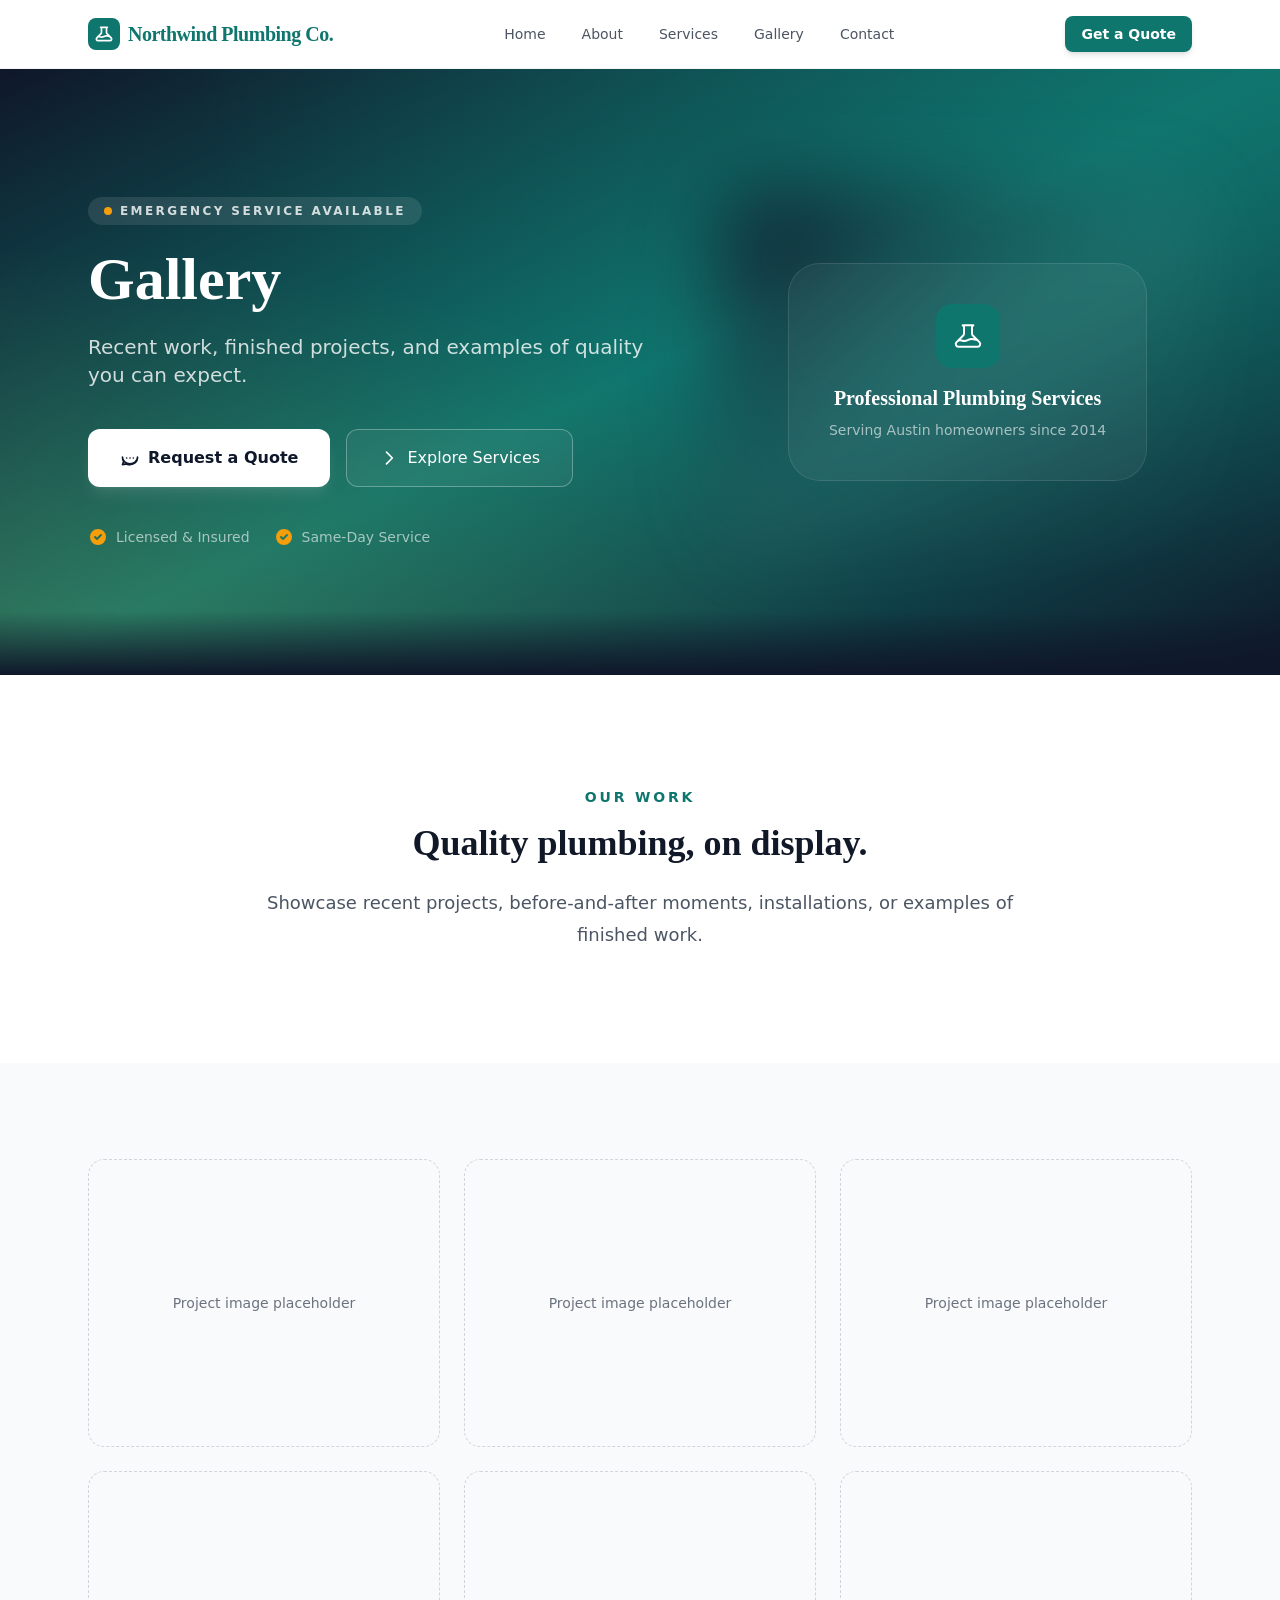
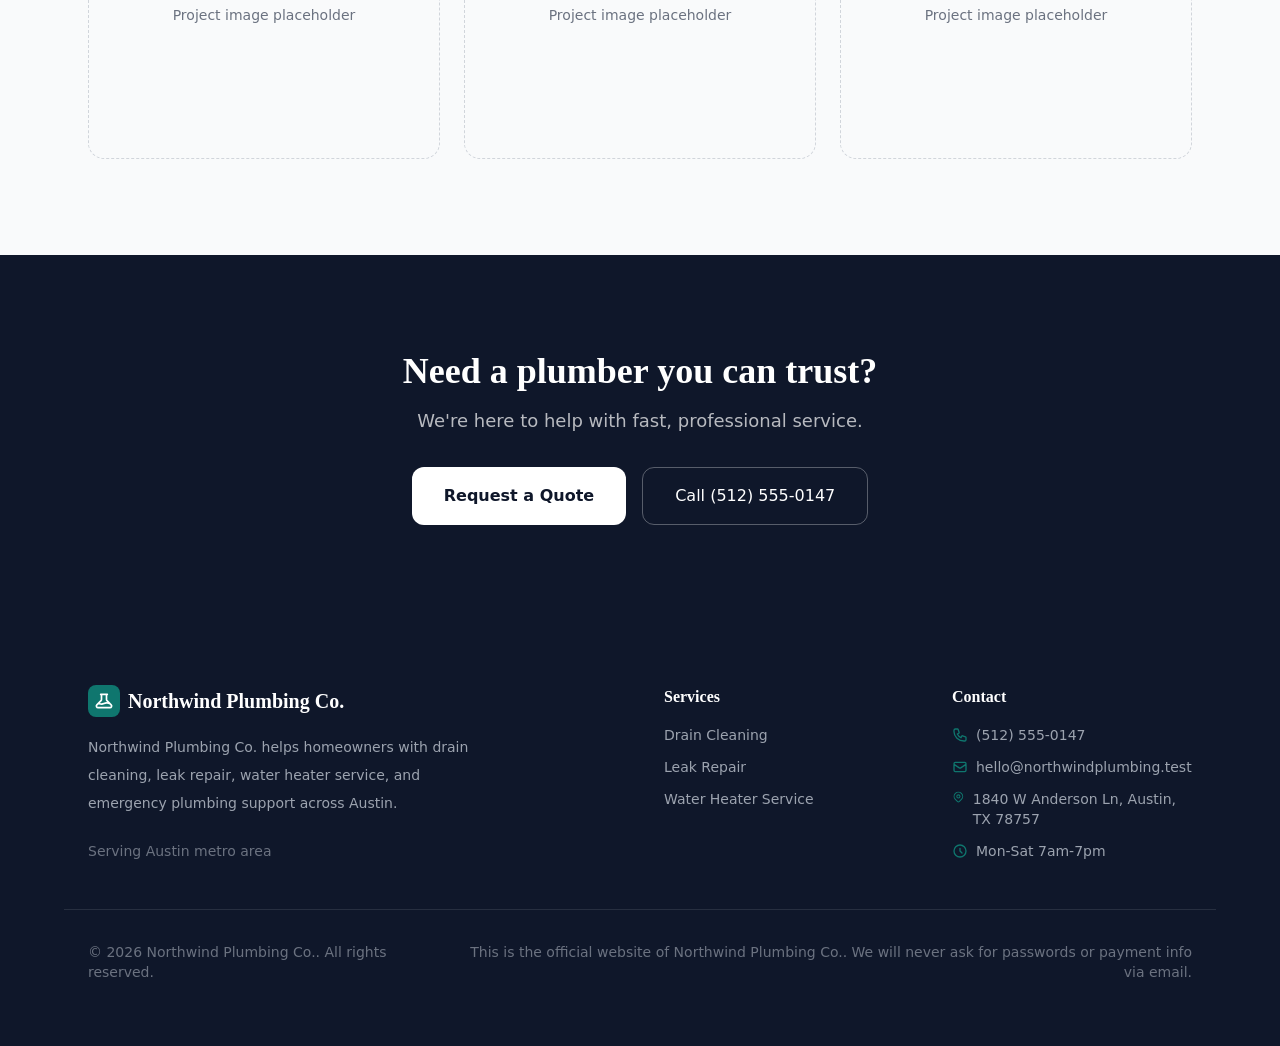
<file: gallery/index.html>
<!DOCTYPE html><html lang="en" data-astro-cid-37fxchfa style="--primaryColor: #0f766e;--secondaryColor: #f59e0b;--displayFont: 'Playfair Display', Georgia, serif;--bodyFont: 'Inter', system-ui, sans-serif;"> <head><meta charset="utf-8"><meta name="viewport" content="width=device-width, initial-scale=1"><title>Northwind Plumbing Co. Project Gallery</title><meta name="description" content="Browse recent work and project examples from Northwind Plumbing Co.."><meta name="author" content="Northwind Plumbing Co."><meta name="robots" content="index, follow"><link rel="canonical" href="https://example.com/gallery/"><link rel="preconnect" href="https://fonts.googleapis.com"><link rel="preconnect" href="https://fonts.gstatic.com" crossorigin><link href="https://fonts.googleapis.com/css2?family=Inter:wght@400;500;600;700;800&family=Playfair+Display:wght@600;700&family=Cormorant+Garamond:wght@500;600;700&family=DM+Serif+Display:ital@0;1&family=Space+Grotesk:wght@500;700&family=Source+Sans+3:wght@400;500;600;700&display=swap" rel="stylesheet"><meta http-equiv="X-Frame-Options" content="SAMEORIGIN"><meta http-equiv="X-Content-Type-Options" content="nosniff"><meta http-equiv="X-XSS-Protection" content="1; mode=block"><meta name="referrer" content="strict-origin-when-cross-origin"><meta http-equiv="Content-Security-Policy" content="default-src 'self'; script-src 'self' https://unpkg.com https://cdnjs.cloudflare.com; style-src 'self' 'unsafe-inline' https://fonts.googleapis.com; font-src 'self' https://fonts.gstatic.com; img-src 'self' data: https:; connect-src 'self'; frame-src 'self' https://unpkg.com; base-uri 'self'; form-action 'self'; frame-ancestors 'self'; object-src 'none'"><meta property="og:type" content="website"><meta property="og:url" content="https://example.com/gallery/"><meta property="og:title" content="Northwind Plumbing Co. Project Gallery"><meta property="og:description" content="Browse recent work and project examples from Northwind Plumbing Co.."><meta property="og:site_name" content="Northwind Plumbing Co."><meta property="og:locale" content="en_US"><meta property="og:image" content=""><meta property="og:image:width" content="1200"><meta property="og:image:height" content="630"><meta property="og:image:alt" content="Northwind Plumbing Co. Project Gallery"><meta name="twitter:card" content="summary_large_image"><meta name="twitter:url" content="https://example.com/gallery/"><meta name="twitter:title" content="Northwind Plumbing Co. Project Gallery"><meta name="twitter:description" content="Browse recent work and project examples from Northwind Plumbing Co.."><meta name="twitter:image" content=""><meta name="geo.placename" content="1840 W Anderson Ln, Austin, TX 78757"><script type="application/ld+json">{"@context":"https://schema.org","@type":"LocalBusiness","name":"Northwind Plumbing Co.","description":"Fast, honest plumbing for busy homeowners.","url":"https://example.com","telephone":"(512) 555-0147","email":"hello@northwindplumbing.test","address":{"@type":"PostalAddress","streetAddress":"1840 W Anderson Ln, Austin, TX 78757","addressLocality":"","addressRegion":"","postalCode":"","addressCountry":"US"},"openingHours":"Mon-Sat 7am-7pm","sameAs":[]}</script><link rel="stylesheet" href="/_astro/about.DSIQMuiV.css"></head> <body class="bg-white text-gray-900" data-astro-cid-37fxchfa style="--primaryColor: #0f766e;--secondaryColor: #f59e0b;--displayFont: 'Playfair Display', Georgia, serif;--bodyFont: 'Inter', system-ui, sans-serif;"> <a href="#main-content" class="sr-only focus:not-sr-only focus:absolute focus:left-4 focus:top-4 focus:z-50 focus:rounded focus:bg-white focus:px-4 focus:py-2 focus:text-sm focus:font-semibold focus:text-gray-900 focus:shadow" data-astro-cid-37fxchfa style="--primaryColor: #0f766e;--secondaryColor: #f59e0b;--displayFont: 'Playfair Display', Georgia, serif;--bodyFont: 'Inter', system-ui, sans-serif;">
Skip to content
</a> <header class="sticky top-0 z-50 border-b border-gray-100 bg-white/95 backdrop-blur-md" data-astro-cid-37fxchfa style="--primaryColor: #0f766e;--secondaryColor: #f59e0b;--displayFont: 'Playfair Display', Georgia, serif;--bodyFont: 'Inter', system-ui, sans-serif;"> <nav class="mx-auto flex max-w-6xl items-center justify-between px-6 py-4" aria-label="Main navigation" data-astro-cid-37fxchfa style="--primaryColor: #0f766e;--secondaryColor: #f59e0b;--displayFont: 'Playfair Display', Georgia, serif;--bodyFont: 'Inter', system-ui, sans-serif;"> <a href="/" class="font-heading text-xl font-bold tracking-tight text-primary transition-opacity hover:opacity-80" data-astro-cid-37fxchfa style="--primaryColor: #0f766e;--secondaryColor: #f59e0b;--displayFont: 'Playfair Display', Georgia, serif;--bodyFont: 'Inter', system-ui, sans-serif;"> <span class="flex items-center gap-2" data-astro-cid-37fxchfa style="--primaryColor: #0f766e;--secondaryColor: #f59e0b;--displayFont: 'Playfair Display', Georgia, serif;--bodyFont: 'Inter', system-ui, sans-serif;"> <span class="flex h-8 w-8 items-center justify-center rounded-lg bg-primary text-white" data-astro-cid-37fxchfa style="--primaryColor: #0f766e;--secondaryColor: #f59e0b;--displayFont: 'Playfair Display', Georgia, serif;--bodyFont: 'Inter', system-ui, sans-serif;"> <svg class="h-5 w-5" fill="none" stroke="currentColor" viewBox="0 0 24 24" data-astro-cid-37fxchfa style="--primaryColor: #0f766e;--secondaryColor: #f59e0b;--displayFont: 'Playfair Display', Georgia, serif;--bodyFont: 'Inter', system-ui, sans-serif;"> <path stroke-linecap="round" stroke-linejoin="round" stroke-width="2" d="M19.428 15.428a2 2 0 00-1.022-.547l-2.387-.477a6 6 0 00-3.86.517l-.318.158a6 6 0 01-3.86.517L6.05 15.21a2 2 0 00-1.806.547M8 4h8l-1 1v5.172a2 2 0 00.586 1.414l5 5c1.26 1.26.367 3.414-1.415 3.414H4.828c-1.782 0-2.674-2.154-1.414-3.414l5-5A2 2 0 009 10.172V5L8 4z" data-astro-cid-37fxchfa style="--primaryColor: #0f766e;--secondaryColor: #f59e0b;--displayFont: 'Playfair Display', Georgia, serif;--bodyFont: 'Inter', system-ui, sans-serif;"></path> </svg> </span> Northwind Plumbing Co. </span> </a> <div class="hidden items-center gap-1 md:flex" data-astro-cid-37fxchfa style="--primaryColor: #0f766e;--secondaryColor: #f59e0b;--displayFont: 'Playfair Display', Georgia, serif;--bodyFont: 'Inter', system-ui, sans-serif;"> <a href="/" class="rounded-lg px-4 py-2 text-sm font-medium transition-all hover:bg-gray-50 text-gray-600 hover:text-primary" data-astro-cid-37fxchfa style="--primaryColor: #0f766e;--secondaryColor: #f59e0b;--displayFont: 'Playfair Display', Georgia, serif;--bodyFont: 'Inter', system-ui, sans-serif;"> Home </a><a href="/about" class="rounded-lg px-4 py-2 text-sm font-medium transition-all hover:bg-gray-50 text-gray-600 hover:text-primary" data-astro-cid-37fxchfa style="--primaryColor: #0f766e;--secondaryColor: #f59e0b;--displayFont: 'Playfair Display', Georgia, serif;--bodyFont: 'Inter', system-ui, sans-serif;"> About </a><a href="/services" class="rounded-lg px-4 py-2 text-sm font-medium transition-all hover:bg-gray-50 text-gray-600 hover:text-primary" data-astro-cid-37fxchfa style="--primaryColor: #0f766e;--secondaryColor: #f59e0b;--displayFont: 'Playfair Display', Georgia, serif;--bodyFont: 'Inter', system-ui, sans-serif;"> Services </a><a href="/gallery" class="rounded-lg px-4 py-2 text-sm font-medium transition-all hover:bg-gray-50 text-gray-600 hover:text-primary" data-astro-cid-37fxchfa style="--primaryColor: #0f766e;--secondaryColor: #f59e0b;--displayFont: 'Playfair Display', Georgia, serif;--bodyFont: 'Inter', system-ui, sans-serif;"> Gallery </a><a href="/contact" class="rounded-lg px-4 py-2 text-sm font-medium transition-all hover:bg-gray-50 text-gray-600 hover:text-primary" data-astro-cid-37fxchfa style="--primaryColor: #0f766e;--secondaryColor: #f59e0b;--displayFont: 'Playfair Display', Georgia, serif;--bodyFont: 'Inter', system-ui, sans-serif;"> Contact </a> </div> <div class="flex items-center gap-3" data-astro-cid-37fxchfa style="--primaryColor: #0f766e;--secondaryColor: #f59e0b;--displayFont: 'Playfair Display', Georgia, serif;--bodyFont: 'Inter', system-ui, sans-serif;"> <a href="/contact" class="hidden rounded-lg bg-primary px-4 py-2 text-sm font-semibold text-white transition-all hover:bg-primary/90 hover:-translate-y-0.5 md:inline-flex shadow-md shadow-primary/20" data-astro-cid-37fxchfa style="--primaryColor: #0f766e;--secondaryColor: #f59e0b;--displayFont: 'Playfair Display', Georgia, serif;--bodyFont: 'Inter', system-ui, sans-serif;">
Get a Quote
</a> <details class="relative md:hidden" data-astro-cid-37fxchfa style="--primaryColor: #0f766e;--secondaryColor: #f59e0b;--displayFont: 'Playfair Display', Georgia, serif;--bodyFont: 'Inter', system-ui, sans-serif;"> <summary class="list-none cursor-pointer rounded-lg p-2 text-gray-700 transition-all hover:bg-gray-100 focus:outline-none focus:ring-2 focus:ring-primary focus:ring-offset-2" aria-label="Open mobile navigation" data-astro-cid-37fxchfa style="--primaryColor: #0f766e;--secondaryColor: #f59e0b;--displayFont: 'Playfair Display', Georgia, serif;--bodyFont: 'Inter', system-ui, sans-serif;"> <svg class="h-6 w-6" fill="none" stroke="currentColor" viewBox="0 0 24 24" aria-hidden="true" data-astro-cid-37fxchfa style="--primaryColor: #0f766e;--secondaryColor: #f59e0b;--displayFont: 'Playfair Display', Georgia, serif;--bodyFont: 'Inter', system-ui, sans-serif;"> <path stroke-linecap="round" stroke-linejoin="round" stroke-width="2" d="M4 6h16M4 12h16M4 18h16" data-astro-cid-37fxchfa style="--primaryColor: #0f766e;--secondaryColor: #f59e0b;--displayFont: 'Playfair Display', Georgia, serif;--bodyFont: 'Inter', system-ui, sans-serif;"></path> </svg> </summary> <div class="absolute right-0 mt-2 min-w-48 rounded-xl border border-gray-100 bg-white p-2 shadow-xl" data-astro-cid-37fxchfa style="--primaryColor: #0f766e;--secondaryColor: #f59e0b;--displayFont: 'Playfair Display', Georgia, serif;--bodyFont: 'Inter', system-ui, sans-serif;"> <a href="/" class="block rounded-lg px-3 py-2.5 text-sm font-medium transition-colors text-gray-700 hover:bg-gray-50" data-astro-cid-37fxchfa style="--primaryColor: #0f766e;--secondaryColor: #f59e0b;--displayFont: 'Playfair Display', Georgia, serif;--bodyFont: 'Inter', system-ui, sans-serif;"> Home </a><a href="/about" class="block rounded-lg px-3 py-2.5 text-sm font-medium transition-colors text-gray-700 hover:bg-gray-50" data-astro-cid-37fxchfa style="--primaryColor: #0f766e;--secondaryColor: #f59e0b;--displayFont: 'Playfair Display', Georgia, serif;--bodyFont: 'Inter', system-ui, sans-serif;"> About </a><a href="/services" class="block rounded-lg px-3 py-2.5 text-sm font-medium transition-colors text-gray-700 hover:bg-gray-50" data-astro-cid-37fxchfa style="--primaryColor: #0f766e;--secondaryColor: #f59e0b;--displayFont: 'Playfair Display', Georgia, serif;--bodyFont: 'Inter', system-ui, sans-serif;"> Services </a><a href="/gallery" class="block rounded-lg px-3 py-2.5 text-sm font-medium transition-colors text-gray-700 hover:bg-gray-50" data-astro-cid-37fxchfa style="--primaryColor: #0f766e;--secondaryColor: #f59e0b;--displayFont: 'Playfair Display', Georgia, serif;--bodyFont: 'Inter', system-ui, sans-serif;"> Gallery </a><a href="/contact" class="block rounded-lg px-3 py-2.5 text-sm font-medium transition-colors text-gray-700 hover:bg-gray-50" data-astro-cid-37fxchfa style="--primaryColor: #0f766e;--secondaryColor: #f59e0b;--displayFont: 'Playfair Display', Georgia, serif;--bodyFont: 'Inter', system-ui, sans-serif;"> Contact </a> <div class="mt-2 border-t border-gray-100 pt-2" data-astro-cid-37fxchfa style="--primaryColor: #0f766e;--secondaryColor: #f59e0b;--displayFont: 'Playfair Display', Georgia, serif;--bodyFont: 'Inter', system-ui, sans-serif;"> <a href="/contact" class="block rounded-lg bg-primary px-3 py-2.5 text-center text-sm font-semibold text-white" data-astro-cid-37fxchfa style="--primaryColor: #0f766e;--secondaryColor: #f59e0b;--displayFont: 'Playfair Display', Georgia, serif;--bodyFont: 'Inter', system-ui, sans-serif;">
Get a Quote
</a> </div> </div> </details> </div> </nav> </header> <main id="main-content" data-astro-cid-37fxchfa style="--primaryColor: #0f766e;--secondaryColor: #f59e0b;--displayFont: 'Playfair Display', Georgia, serif;--bodyFont: 'Inter', system-ui, sans-serif;">  <section class="relative overflow-hidden py-20 md:py-32 bg-gradient-to-br from-slate-900 via-[#0f766e] to-slate-900 text-white"> <div class="absolute inset-0 bg-[radial-gradient(ellipse_at_top_right,_rgba(15,118,110,0.4),_transparent_60%)]"></div> <div class="absolute inset-0 bg-[radial-gradient(ellipse_at_bottom_left,_rgba(245,158,11,0.15),_transparent_50%)]"></div> <div class="absolute top-0 right-0 -translate-y-12 translate-x-1/4"> <div class="h-64 w-64 rounded-full bg-primary/20 blur-3xl"></div> </div> <div class="absolute bottom-0 left-0 translate-y-1/2 -translate-x-1/4"> <div class="h-48 w-48 rounded-full bg-secondary/20 blur-3xl"></div> </div> <div class="relative mx-auto max-w-6xl px-6"> <div class="grid items-center gap-12 lg:grid-cols-[1.15fr_0.85fr]"> <div> <div class="mb-6 flex items-center gap-3"> <span class="inline-flex items-center gap-2 rounded-full bg-white/10 px-4 py-1.5 text-xs font-semibold uppercase tracking-[0.2em] text-white/80 backdrop-blur-sm"> <span class="h-2 w-2 animate-pulse rounded-full bg-secondary"></span>
Emergency service available
</span> </div> <h1 class="font-heading text-4xl font-bold leading-tight md:text-5xl lg:text-6xl">Gallery</h1> <p class="mt-6 max-w-xl text-lg leading-8 text-white/80 md:text-xl">Recent work, finished projects, and examples of quality you can expect.</p> <div class="mt-10 flex flex-col gap-4 sm:flex-row"> <a href="/contact" class="inline-flex items-center justify-center gap-2 rounded-xl bg-white px-8 py-4 text-base font-semibold text-slate-900 shadow-lg shadow-white/10 transition-all hover:-translate-y-0.5 hover:shadow-xl"> <svg class="h-5 w-5" fill="none" stroke="currentColor" viewBox="0 0 24 24"> <path stroke-linecap="round" stroke-linejoin="round" stroke-width="2" d="M8 12h.01M12 12h.01M16 12h.01M21 12c0 4.418-4.03 8-9 8a9.863 9.863 0 01-4.255-.949L3 20l1.395-3.72C3.512 15.042 3 13.026 3 11c0 4.418 4.03 8 9 8s9-3.582 9-8z"></path> </svg>
Request a Quote
</a> <a href="/services" class="inline-flex items-center justify-center gap-2 rounded-xl border border-white/30 bg-white/5 px-8 py-4 text-base font-medium text-white backdrop-blur-sm transition-all hover:bg-white/10"> <svg class="h-5 w-5" fill="none" stroke="currentColor" viewBox="0 0 24 24"> <path stroke-linecap="round" stroke-linejoin="round" stroke-width="2" d="M9 5l7 7-7 7"></path> </svg>
Explore Services
</a> </div> <div class="mt-10 flex items-center gap-6 text-sm text-white/60"> <div class="flex items-center gap-2"> <svg class="h-5 w-5 text-secondary" fill="currentColor" viewBox="0 0 20 20"> <path fill-rule="evenodd" d="M10 18a8 8 0 100-16 8 8 0 000 16zm3.707-9.293a1 1 0 00-1.414-1.414L9 10.586 7.707 9.293a1 1 0 00-1.414 1.414l2 2a1 1 0 001.414 0l4-4z" clip-rule="evenodd"></path> </svg> <span>Licensed & Insured</span> </div> <div class="flex items-center gap-2"> <svg class="h-5 w-5 text-secondary" fill="currentColor" viewBox="0 0 20 20"> <path fill-rule="evenodd" d="M10 18a8 8 0 100-16 8 8 0 000 16zm3.707-9.293a1 1 0 00-1.414-1.414L9 10.586 7.707 9.293a1 1 0 00-1.414 1.414l2 2a1 1 0 001.414 0l4-4z" clip-rule="evenodd"></path> </svg> <span>Same-Day Service</span> </div> </div> </div> <div class="hidden lg:block"> <div class="relative flex min-h-[20rem] items-center justify-center"> <div class="absolute -inset-6 rounded-[3rem] bg-gradient-to-br from-primary/20 via-white/5 to-secondary/20 blur-2xl"></div> <div class="relative rounded-[2rem] border border-white/10 bg-white/5 p-10 text-center backdrop-blur-sm"> <div class="mb-4 inline-flex h-16 w-16 items-center justify-center rounded-2xl bg-primary text-white"> <svg class="h-8 w-8" fill="none" stroke="currentColor" viewBox="0 0 24 24"> <path stroke-linecap="round" stroke-linejoin="round" stroke-width="1.5" d="M19.428 15.428a2 2 0 00-1.022-.547l-2.387-.477a6 6 0 00-3.86.517l-.318.158a6 6 0 01-3.86.517L6.05 15.21a2 2 0 00-1.806.547M8 4h8l-1 1v5.172a2 2 0 00.586 1.414l5 5c1.26 1.26.367 3.414-1.415 3.414H4.828c-1.782 0-2.674-2.154-1.414-3.414l5-5A2 2 0 009 10.172V5L8 4z"></path> </svg> </div> <p class="font-heading text-xl font-semibold text-white">Professional Plumbing Services</p> <p class="mt-2 text-sm text-white/60">Serving Austin homeowners since 2014</p> </div> </div> </div> </div> </div> <div class="absolute bottom-0 left-0 right-0 h-16 bg-gradient-to-t from-slate-900 to-transparent"></div> </section> <section class="py-20 md:py-28 bg-white"> <div class="mx-auto max-w-6xl px-6"> <div class="mx-auto max-w-3xl text-center"> <p class="text-sm font-semibold uppercase tracking-[0.2em] text-primary">Our Work</p> <h2 class="mt-4 font-heading text-3xl font-bold leading-tight text-gray-900 md:text-4xl">
Quality plumbing, on display.
</h2> <div class="prose mt-6 text-lg leading-8 text-gray-600"> <p>Showcase recent projects, before-and-after moments, installations, or examples of finished work.</p> </div> </div> </div> </section> <section class="py-20 md:py-24 bg-gray-50"> <div class="mx-auto max-w-6xl px-6"> <div class="grid grid-cols-1 gap-6 sm:grid-cols-2 lg:grid-cols-3"> <div class="flex h-72 items-center justify-center rounded-2xl border border-dashed border-gray-300 bg-gradient-to-br from-primary/10 via-white to-secondary/20 text-sm font-medium text-gray-500" key="0">
Project image placeholder
</div><div class="flex h-72 items-center justify-center rounded-2xl border border-dashed border-gray-300 bg-gradient-to-br from-primary/10 via-white to-secondary/20 text-sm font-medium text-gray-500" key="1">
Project image placeholder
</div><div class="flex h-72 items-center justify-center rounded-2xl border border-dashed border-gray-300 bg-gradient-to-br from-primary/10 via-white to-secondary/20 text-sm font-medium text-gray-500" key="2">
Project image placeholder
</div><div class="flex h-72 items-center justify-center rounded-2xl border border-dashed border-gray-300 bg-gradient-to-br from-primary/10 via-white to-secondary/20 text-sm font-medium text-gray-500" key="3">
Project image placeholder
</div><div class="flex h-72 items-center justify-center rounded-2xl border border-dashed border-gray-300 bg-gradient-to-br from-primary/10 via-white to-secondary/20 text-sm font-medium text-gray-500" key="4">
Project image placeholder
</div><div class="flex h-72 items-center justify-center rounded-2xl border border-dashed border-gray-300 bg-gradient-to-br from-primary/10 via-white to-secondary/20 text-sm font-medium text-gray-500" key="5">
Project image placeholder
</div> </div> </div> </section> <section class="py-20 md:py-24 bg-slate-900 text-white"> <div class="mx-auto max-w-4xl px-6 text-center"> <h2 class="font-heading text-3xl font-bold md:text-4xl">Need a plumber you can trust?</h2> <p class="mt-4 text-lg text-white/70">We're here to help with fast, professional service.</p> <div class="mt-8 flex flex-col gap-4 sm:flex-row sm:justify-center"> <a href="/contact" class="inline-flex items-center justify-center gap-2 rounded-xl bg-white px-8 py-4 text-base font-semibold text-slate-900 transition-all hover:-translate-y-0.5 hover:shadow-lg">
Request a Quote
</a> <a href="tel:+15125550147" class="inline-flex items-center justify-center gap-2 rounded-xl border border-white/30 px-8 py-4 text-base font-medium text-white transition-all hover:bg-white/10">
Call (512) 555-0147 </a> </div> </div> </section>  </main> <footer class="bg-slate-900 py-16 text-gray-300" data-astro-cid-37fxchfa style="--primaryColor: #0f766e;--secondaryColor: #f59e0b;--displayFont: 'Playfair Display', Georgia, serif;--bodyFont: 'Inter', system-ui, sans-serif;"> <div class="mx-auto grid max-w-6xl gap-12 px-6 md:grid-cols-4" data-astro-cid-37fxchfa style="--primaryColor: #0f766e;--secondaryColor: #f59e0b;--displayFont: 'Playfair Display', Georgia, serif;--bodyFont: 'Inter', system-ui, sans-serif;"> <div class="md:col-span-2" data-astro-cid-37fxchfa style="--primaryColor: #0f766e;--secondaryColor: #f59e0b;--displayFont: 'Playfair Display', Georgia, serif;--bodyFont: 'Inter', system-ui, sans-serif;"> <a href="/" class="font-heading text-xl font-bold text-white" data-astro-cid-37fxchfa style="--primaryColor: #0f766e;--secondaryColor: #f59e0b;--displayFont: 'Playfair Display', Georgia, serif;--bodyFont: 'Inter', system-ui, sans-serif;"> <span class="flex items-center gap-2" data-astro-cid-37fxchfa style="--primaryColor: #0f766e;--secondaryColor: #f59e0b;--displayFont: 'Playfair Display', Georgia, serif;--bodyFont: 'Inter', system-ui, sans-serif;"> <span class="flex h-8 w-8 items-center justify-center rounded-lg bg-primary text-white" data-astro-cid-37fxchfa style="--primaryColor: #0f766e;--secondaryColor: #f59e0b;--displayFont: 'Playfair Display', Georgia, serif;--bodyFont: 'Inter', system-ui, sans-serif;"> <svg class="h-5 w-5" fill="none" stroke="currentColor" viewBox="0 0 24 24" data-astro-cid-37fxchfa style="--primaryColor: #0f766e;--secondaryColor: #f59e0b;--displayFont: 'Playfair Display', Georgia, serif;--bodyFont: 'Inter', system-ui, sans-serif;"> <path stroke-linecap="round" stroke-linejoin="round" stroke-width="2" d="M19.428 15.428a2 2 0 00-1.022-.547l-2.387-.477a6 6 0 00-3.86.517l-.318.158a6 6 0 01-3.86.517L6.05 15.21a2 2 0 00-1.806.547M8 4h8l-1 1v5.172a2 2 0 00.586 1.414l5 5c1.26 1.26.367 3.414-1.415 3.414H4.828c-1.782 0-2.674-2.154-1.414-3.414l5-5A2 2 0 009 10.172V5L8 4z" data-astro-cid-37fxchfa style="--primaryColor: #0f766e;--secondaryColor: #f59e0b;--displayFont: 'Playfair Display', Georgia, serif;--bodyFont: 'Inter', system-ui, sans-serif;"></path> </svg> </span> Northwind Plumbing Co. </span> </a> <p class="mt-4 max-w-sm text-sm leading-7 text-gray-400" data-astro-cid-37fxchfa style="--primaryColor: #0f766e;--secondaryColor: #f59e0b;--displayFont: 'Playfair Display', Georgia, serif;--bodyFont: 'Inter', system-ui, sans-serif;">Northwind Plumbing Co. helps homeowners with drain cleaning, leak repair, water heater service, and emergency plumbing support across Austin.</p> <div class="mt-6 flex flex-wrap gap-3" data-astro-cid-37fxchfa style="--primaryColor: #0f766e;--secondaryColor: #f59e0b;--displayFont: 'Playfair Display', Georgia, serif;--bodyFont: 'Inter', system-ui, sans-serif;"> <p class="text-sm text-gray-500" data-astro-cid-37fxchfa style="--primaryColor: #0f766e;--secondaryColor: #f59e0b;--displayFont: 'Playfair Display', Georgia, serif;--bodyFont: 'Inter', system-ui, sans-serif;">Serving Austin metro area</p> </div> </div> <div data-astro-cid-37fxchfa style="--primaryColor: #0f766e;--secondaryColor: #f59e0b;--displayFont: 'Playfair Display', Georgia, serif;--bodyFont: 'Inter', system-ui, sans-serif;"> <h2 class="font-heading text-base font-semibold text-white" data-astro-cid-37fxchfa style="--primaryColor: #0f766e;--secondaryColor: #f59e0b;--displayFont: 'Playfair Display', Georgia, serif;--bodyFont: 'Inter', system-ui, sans-serif;">Services</h2> <ul class="mt-4 space-y-3 text-sm" data-astro-cid-37fxchfa style="--primaryColor: #0f766e;--secondaryColor: #f59e0b;--displayFont: 'Playfair Display', Georgia, serif;--bodyFont: 'Inter', system-ui, sans-serif;"> <li data-astro-cid-37fxchfa style="--primaryColor: #0f766e;--secondaryColor: #f59e0b;--displayFont: 'Playfair Display', Georgia, serif;--bodyFont: 'Inter', system-ui, sans-serif;"> <a href="/services" class="text-gray-400 transition-colors hover:text-white" data-astro-cid-37fxchfa style="--primaryColor: #0f766e;--secondaryColor: #f59e0b;--displayFont: 'Playfair Display', Georgia, serif;--bodyFont: 'Inter', system-ui, sans-serif;"> Drain Cleaning </a> </li><li data-astro-cid-37fxchfa style="--primaryColor: #0f766e;--secondaryColor: #f59e0b;--displayFont: 'Playfair Display', Georgia, serif;--bodyFont: 'Inter', system-ui, sans-serif;"> <a href="/services" class="text-gray-400 transition-colors hover:text-white" data-astro-cid-37fxchfa style="--primaryColor: #0f766e;--secondaryColor: #f59e0b;--displayFont: 'Playfair Display', Georgia, serif;--bodyFont: 'Inter', system-ui, sans-serif;"> Leak Repair </a> </li><li data-astro-cid-37fxchfa style="--primaryColor: #0f766e;--secondaryColor: #f59e0b;--displayFont: 'Playfair Display', Georgia, serif;--bodyFont: 'Inter', system-ui, sans-serif;"> <a href="/services" class="text-gray-400 transition-colors hover:text-white" data-astro-cid-37fxchfa style="--primaryColor: #0f766e;--secondaryColor: #f59e0b;--displayFont: 'Playfair Display', Georgia, serif;--bodyFont: 'Inter', system-ui, sans-serif;"> Water Heater Service </a> </li> </ul> </div> <div data-astro-cid-37fxchfa style="--primaryColor: #0f766e;--secondaryColor: #f59e0b;--displayFont: 'Playfair Display', Georgia, serif;--bodyFont: 'Inter', system-ui, sans-serif;"> <h2 class="font-heading text-base font-semibold text-white" data-astro-cid-37fxchfa style="--primaryColor: #0f766e;--secondaryColor: #f59e0b;--displayFont: 'Playfair Display', Georgia, serif;--bodyFont: 'Inter', system-ui, sans-serif;">Contact</h2> <div class="mt-4 space-y-3 text-sm" data-astro-cid-37fxchfa style="--primaryColor: #0f766e;--secondaryColor: #f59e0b;--displayFont: 'Playfair Display', Georgia, serif;--bodyFont: 'Inter', system-ui, sans-serif;"> <p class="flex items-center gap-2 text-gray-400" data-astro-cid-37fxchfa style="--primaryColor: #0f766e;--secondaryColor: #f59e0b;--displayFont: 'Playfair Display', Georgia, serif;--bodyFont: 'Inter', system-ui, sans-serif;"> <svg class="h-4 w-4 text-primary" fill="none" stroke="currentColor" viewBox="0 0 24 24" data-astro-cid-37fxchfa style="--primaryColor: #0f766e;--secondaryColor: #f59e0b;--displayFont: 'Playfair Display', Georgia, serif;--bodyFont: 'Inter', system-ui, sans-serif;"> <path stroke-linecap="round" stroke-linejoin="round" stroke-width="2" d="M3 5a2 2 0 012-2h3.28a1 1 0 01.948.684l1.498 4.493a1 1 0 01-.502 1.21l-2.257 1.13a11.042 11.042 0 005.516 5.516l1.13-2.257a1 1 0 011.21-.502l4.493 1.498a1 1 0 01.684.949V19a2 2 0 01-2 2h-1C9.716 21 3 14.284 3 7V5z" data-astro-cid-37fxchfa style="--primaryColor: #0f766e;--secondaryColor: #f59e0b;--displayFont: 'Playfair Display', Georgia, serif;--bodyFont: 'Inter', system-ui, sans-serif;"></path> </svg> (512) 555-0147 </p> <p class="flex items-center gap-2 text-gray-400" data-astro-cid-37fxchfa style="--primaryColor: #0f766e;--secondaryColor: #f59e0b;--displayFont: 'Playfair Display', Georgia, serif;--bodyFont: 'Inter', system-ui, sans-serif;"> <svg class="h-4 w-4 text-primary" fill="none" stroke="currentColor" viewBox="0 0 24 24" data-astro-cid-37fxchfa style="--primaryColor: #0f766e;--secondaryColor: #f59e0b;--displayFont: 'Playfair Display', Georgia, serif;--bodyFont: 'Inter', system-ui, sans-serif;"> <path stroke-linecap="round" stroke-linejoin="round" stroke-width="2" d="M3 8l7.89 5.26a2 2 0 002.22 0L21 8M5 19h14a2 2 0 002-2V7a2 2 0 00-2-2H5a2 2 0 00-2 2v10a2 2 0 002 2z" data-astro-cid-37fxchfa style="--primaryColor: #0f766e;--secondaryColor: #f59e0b;--displayFont: 'Playfair Display', Georgia, serif;--bodyFont: 'Inter', system-ui, sans-serif;"></path> </svg> hello@northwindplumbing.test </p> <p class="flex items-start gap-2 text-gray-400" data-astro-cid-37fxchfa style="--primaryColor: #0f766e;--secondaryColor: #f59e0b;--displayFont: 'Playfair Display', Georgia, serif;--bodyFont: 'Inter', system-ui, sans-serif;"> <svg class="h-4 w-4 text-primary" fill="none" stroke="currentColor" viewBox="0 0 24 24" data-astro-cid-37fxchfa style="--primaryColor: #0f766e;--secondaryColor: #f59e0b;--displayFont: 'Playfair Display', Georgia, serif;--bodyFont: 'Inter', system-ui, sans-serif;"> <path stroke-linecap="round" stroke-linejoin="round" stroke-width="2" d="M17.657 16.657L13.414 20.9a1.998 1.998 0 01-2.827 0l-4.244-4.243a8 8 0 1111.314 0z" data-astro-cid-37fxchfa style="--primaryColor: #0f766e;--secondaryColor: #f59e0b;--displayFont: 'Playfair Display', Georgia, serif;--bodyFont: 'Inter', system-ui, sans-serif;"></path> <path stroke-linecap="round" stroke-linejoin="round" stroke-width="2" d="M15 11a3 3 0 11-6 0 3 3 0 016 0z" data-astro-cid-37fxchfa style="--primaryColor: #0f766e;--secondaryColor: #f59e0b;--displayFont: 'Playfair Display', Georgia, serif;--bodyFont: 'Inter', system-ui, sans-serif;"></path> </svg> <span data-astro-cid-37fxchfa style="--primaryColor: #0f766e;--secondaryColor: #f59e0b;--displayFont: 'Playfair Display', Georgia, serif;--bodyFont: 'Inter', system-ui, sans-serif;">1840 W Anderson Ln, Austin, TX 78757</span> </p> <p class="flex items-center gap-2 text-gray-400" data-astro-cid-37fxchfa style="--primaryColor: #0f766e;--secondaryColor: #f59e0b;--displayFont: 'Playfair Display', Georgia, serif;--bodyFont: 'Inter', system-ui, sans-serif;"> <svg class="h-4 w-4 text-primary" fill="none" stroke="currentColor" viewBox="0 0 24 24" data-astro-cid-37fxchfa style="--primaryColor: #0f766e;--secondaryColor: #f59e0b;--displayFont: 'Playfair Display', Georgia, serif;--bodyFont: 'Inter', system-ui, sans-serif;"> <path stroke-linecap="round" stroke-linejoin="round" stroke-width="2" d="M12 8v4l3 3m6-3a9 9 0 11-18 0 9 9 0 0118 0z" data-astro-cid-37fxchfa style="--primaryColor: #0f766e;--secondaryColor: #f59e0b;--displayFont: 'Playfair Display', Georgia, serif;--bodyFont: 'Inter', system-ui, sans-serif;"></path> </svg> Mon-Sat 7am-7pm </p> </div> </div> </div> <div class="mx-auto mt-12 max-w-6xl border-t border-white/10 px-6 pt-8" data-astro-cid-37fxchfa style="--primaryColor: #0f766e;--secondaryColor: #f59e0b;--displayFont: 'Playfair Display', Georgia, serif;--bodyFont: 'Inter', system-ui, sans-serif;"> <div class="flex flex-col items-center justify-between gap-4 text-sm text-gray-500 md:flex-row" data-astro-cid-37fxchfa style="--primaryColor: #0f766e;--secondaryColor: #f59e0b;--displayFont: 'Playfair Display', Georgia, serif;--bodyFont: 'Inter', system-ui, sans-serif;"> <p data-astro-cid-37fxchfa style="--primaryColor: #0f766e;--secondaryColor: #f59e0b;--displayFont: 'Playfair Display', Georgia, serif;--bodyFont: 'Inter', system-ui, sans-serif;">&copy; 2026 Northwind Plumbing Co.. All rights reserved.</p> <p class="text-center md:text-right" data-astro-cid-37fxchfa style="--primaryColor: #0f766e;--secondaryColor: #f59e0b;--displayFont: 'Playfair Display', Georgia, serif;--bodyFont: 'Inter', system-ui, sans-serif;">
This is the official website of Northwind Plumbing Co.. We will never ask for passwords or payment info via email.
</p> </div> </div> </footer> </body></html>
</file>
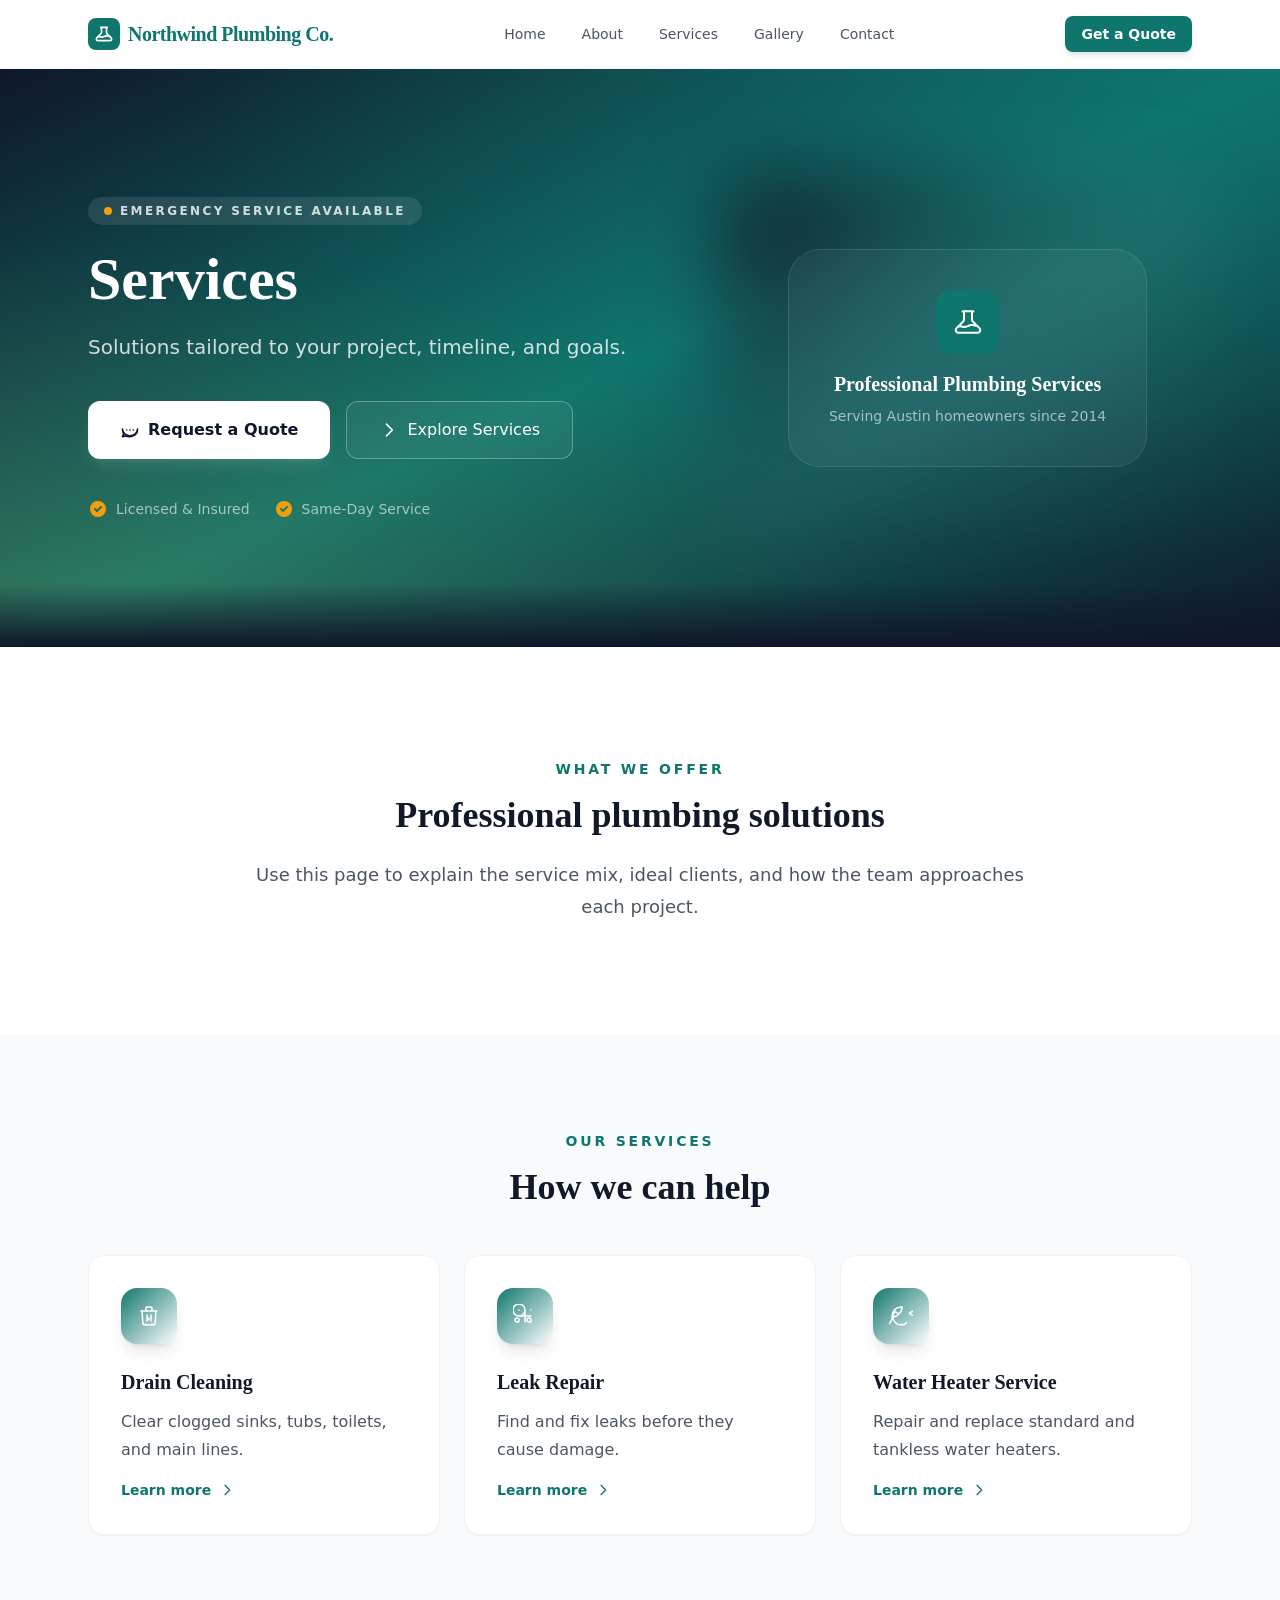
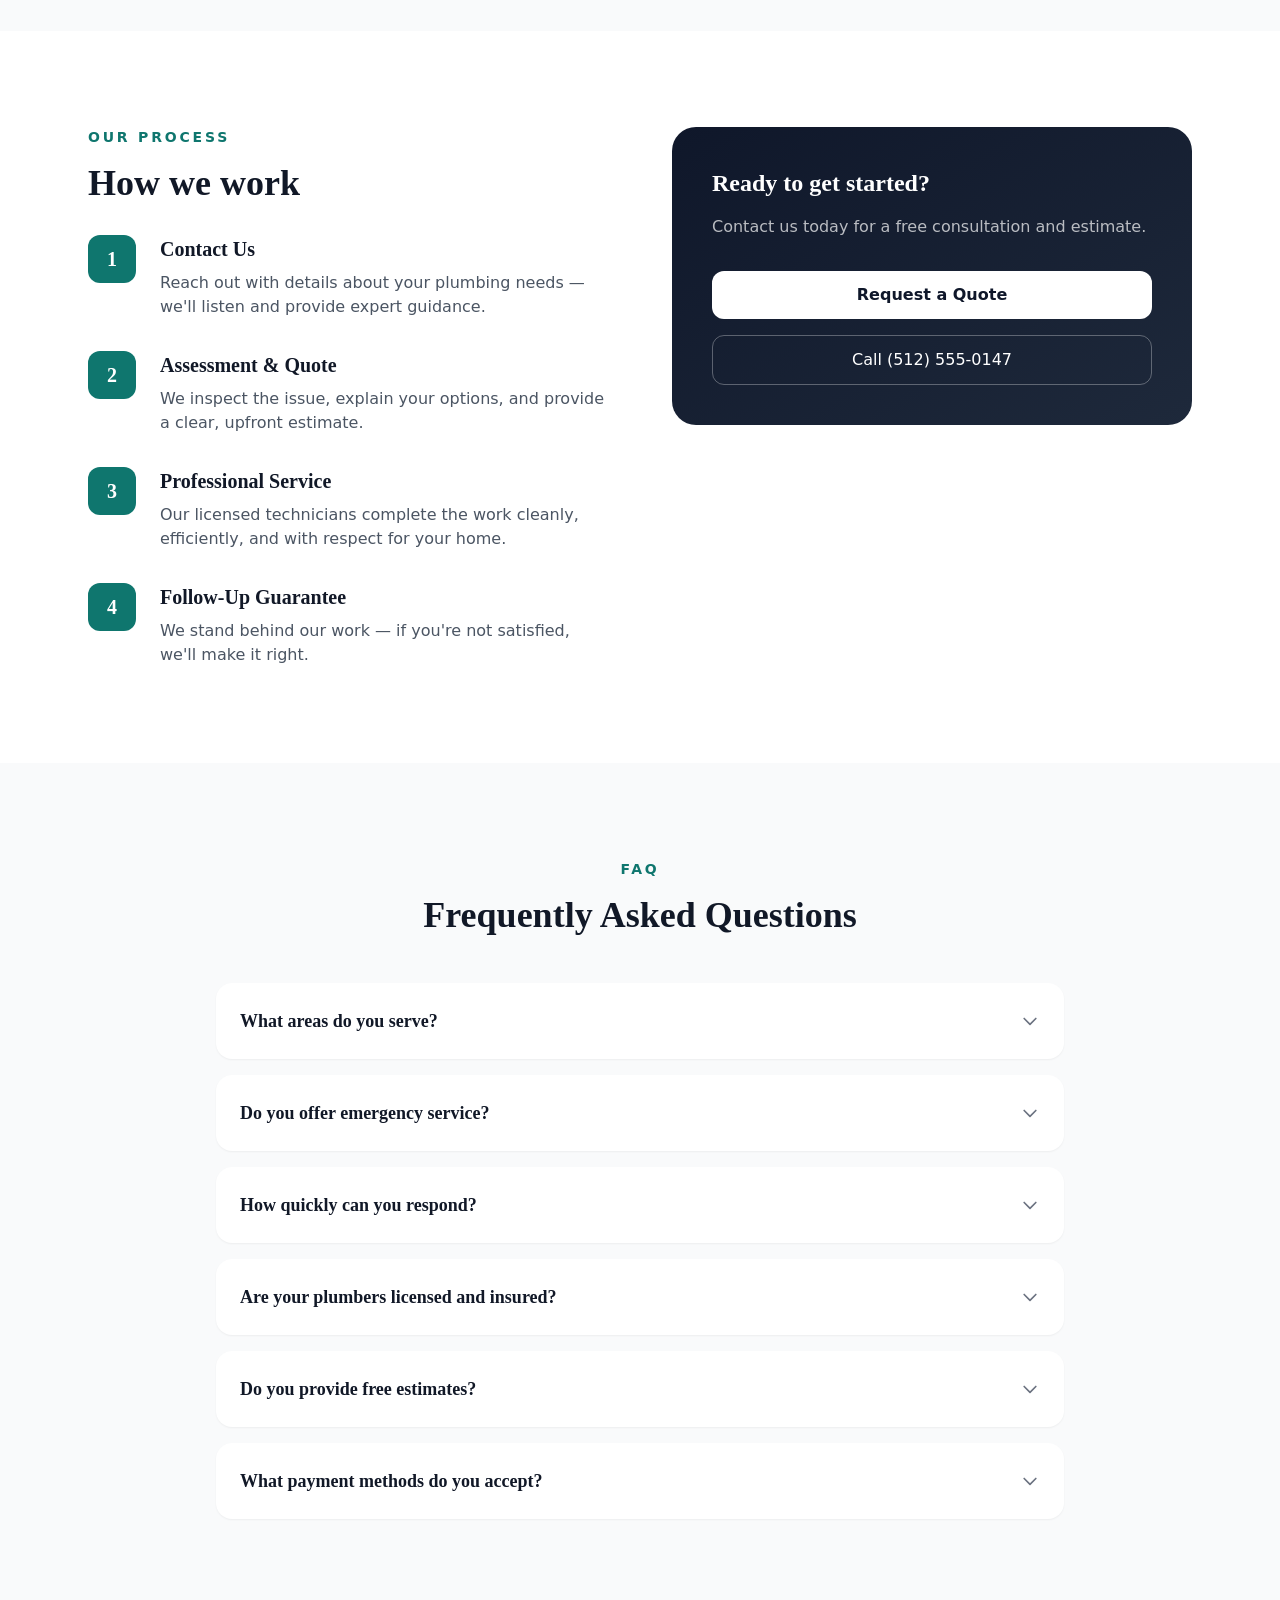
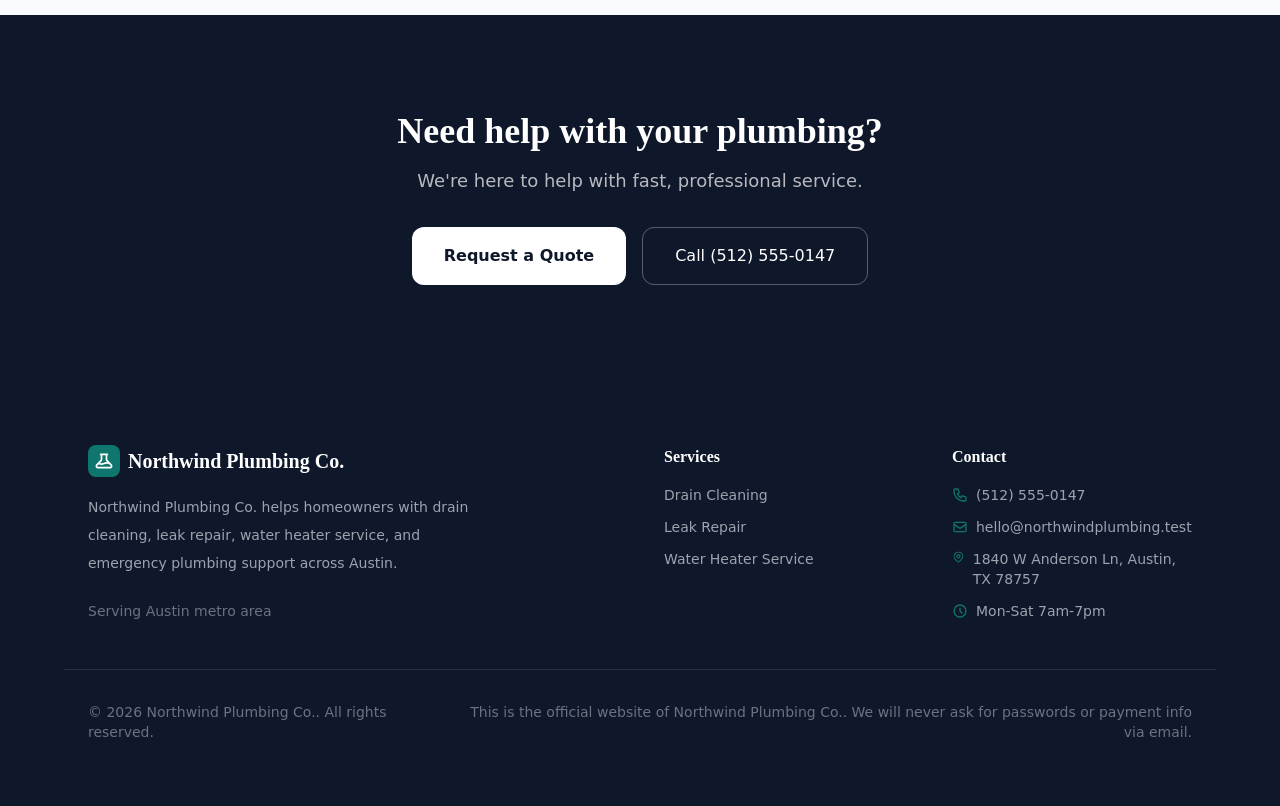
<file: services/index.html>
<!DOCTYPE html><html lang="en" data-astro-cid-37fxchfa style="--primaryColor: #0f766e;--secondaryColor: #f59e0b;--displayFont: 'Playfair Display', Georgia, serif;--bodyFont: 'Inter', system-ui, sans-serif;"> <head><meta charset="utf-8"><meta name="viewport" content="width=device-width, initial-scale=1"><title>Northwind Plumbing Co. Services</title><meta name="description" content="Explore the services Northwind Plumbing Co. offers in Austin metro area."><meta name="author" content="Northwind Plumbing Co."><meta name="robots" content="index, follow"><link rel="canonical" href="https://example.com/services/"><link rel="preconnect" href="https://fonts.googleapis.com"><link rel="preconnect" href="https://fonts.gstatic.com" crossorigin><link href="https://fonts.googleapis.com/css2?family=Inter:wght@400;500;600;700;800&family=Playfair+Display:wght@600;700&family=Cormorant+Garamond:wght@500;600;700&family=DM+Serif+Display:ital@0;1&family=Space+Grotesk:wght@500;700&family=Source+Sans+3:wght@400;500;600;700&display=swap" rel="stylesheet"><meta http-equiv="X-Frame-Options" content="SAMEORIGIN"><meta http-equiv="X-Content-Type-Options" content="nosniff"><meta http-equiv="X-XSS-Protection" content="1; mode=block"><meta name="referrer" content="strict-origin-when-cross-origin"><meta http-equiv="Content-Security-Policy" content="default-src 'self'; script-src 'self' https://unpkg.com https://cdnjs.cloudflare.com; style-src 'self' 'unsafe-inline' https://fonts.googleapis.com; font-src 'self' https://fonts.gstatic.com; img-src 'self' data: https:; connect-src 'self'; frame-src 'self' https://unpkg.com; base-uri 'self'; form-action 'self'; frame-ancestors 'self'; object-src 'none'"><meta property="og:type" content="website"><meta property="og:url" content="https://example.com/services/"><meta property="og:title" content="Northwind Plumbing Co. Services"><meta property="og:description" content="Explore the services Northwind Plumbing Co. offers in Austin metro area."><meta property="og:site_name" content="Northwind Plumbing Co."><meta property="og:locale" content="en_US"><meta property="og:image" content=""><meta property="og:image:width" content="1200"><meta property="og:image:height" content="630"><meta property="og:image:alt" content="Northwind Plumbing Co. Services"><meta name="twitter:card" content="summary_large_image"><meta name="twitter:url" content="https://example.com/services/"><meta name="twitter:title" content="Northwind Plumbing Co. Services"><meta name="twitter:description" content="Explore the services Northwind Plumbing Co. offers in Austin metro area."><meta name="twitter:image" content=""><meta name="geo.placename" content="1840 W Anderson Ln, Austin, TX 78757"><script type="application/ld+json">{"@context":"https://schema.org","@type":"LocalBusiness","name":"Northwind Plumbing Co.","description":"Fast, honest plumbing for busy homeowners.","url":"https://example.com","telephone":"(512) 555-0147","email":"hello@northwindplumbing.test","address":{"@type":"PostalAddress","streetAddress":"1840 W Anderson Ln, Austin, TX 78757","addressLocality":"","addressRegion":"","postalCode":"","addressCountry":"US"},"openingHours":"Mon-Sat 7am-7pm","sameAs":[]}</script><link rel="stylesheet" href="/_astro/about.DSIQMuiV.css"></head> <body class="bg-white text-gray-900" data-astro-cid-37fxchfa style="--primaryColor: #0f766e;--secondaryColor: #f59e0b;--displayFont: 'Playfair Display', Georgia, serif;--bodyFont: 'Inter', system-ui, sans-serif;"> <a href="#main-content" class="sr-only focus:not-sr-only focus:absolute focus:left-4 focus:top-4 focus:z-50 focus:rounded focus:bg-white focus:px-4 focus:py-2 focus:text-sm focus:font-semibold focus:text-gray-900 focus:shadow" data-astro-cid-37fxchfa style="--primaryColor: #0f766e;--secondaryColor: #f59e0b;--displayFont: 'Playfair Display', Georgia, serif;--bodyFont: 'Inter', system-ui, sans-serif;">
Skip to content
</a> <header class="sticky top-0 z-50 border-b border-gray-100 bg-white/95 backdrop-blur-md" data-astro-cid-37fxchfa style="--primaryColor: #0f766e;--secondaryColor: #f59e0b;--displayFont: 'Playfair Display', Georgia, serif;--bodyFont: 'Inter', system-ui, sans-serif;"> <nav class="mx-auto flex max-w-6xl items-center justify-between px-6 py-4" aria-label="Main navigation" data-astro-cid-37fxchfa style="--primaryColor: #0f766e;--secondaryColor: #f59e0b;--displayFont: 'Playfair Display', Georgia, serif;--bodyFont: 'Inter', system-ui, sans-serif;"> <a href="/" class="font-heading text-xl font-bold tracking-tight text-primary transition-opacity hover:opacity-80" data-astro-cid-37fxchfa style="--primaryColor: #0f766e;--secondaryColor: #f59e0b;--displayFont: 'Playfair Display', Georgia, serif;--bodyFont: 'Inter', system-ui, sans-serif;"> <span class="flex items-center gap-2" data-astro-cid-37fxchfa style="--primaryColor: #0f766e;--secondaryColor: #f59e0b;--displayFont: 'Playfair Display', Georgia, serif;--bodyFont: 'Inter', system-ui, sans-serif;"> <span class="flex h-8 w-8 items-center justify-center rounded-lg bg-primary text-white" data-astro-cid-37fxchfa style="--primaryColor: #0f766e;--secondaryColor: #f59e0b;--displayFont: 'Playfair Display', Georgia, serif;--bodyFont: 'Inter', system-ui, sans-serif;"> <svg class="h-5 w-5" fill="none" stroke="currentColor" viewBox="0 0 24 24" data-astro-cid-37fxchfa style="--primaryColor: #0f766e;--secondaryColor: #f59e0b;--displayFont: 'Playfair Display', Georgia, serif;--bodyFont: 'Inter', system-ui, sans-serif;"> <path stroke-linecap="round" stroke-linejoin="round" stroke-width="2" d="M19.428 15.428a2 2 0 00-1.022-.547l-2.387-.477a6 6 0 00-3.86.517l-.318.158a6 6 0 01-3.86.517L6.05 15.21a2 2 0 00-1.806.547M8 4h8l-1 1v5.172a2 2 0 00.586 1.414l5 5c1.26 1.26.367 3.414-1.415 3.414H4.828c-1.782 0-2.674-2.154-1.414-3.414l5-5A2 2 0 009 10.172V5L8 4z" data-astro-cid-37fxchfa style="--primaryColor: #0f766e;--secondaryColor: #f59e0b;--displayFont: 'Playfair Display', Georgia, serif;--bodyFont: 'Inter', system-ui, sans-serif;"></path> </svg> </span> Northwind Plumbing Co. </span> </a> <div class="hidden items-center gap-1 md:flex" data-astro-cid-37fxchfa style="--primaryColor: #0f766e;--secondaryColor: #f59e0b;--displayFont: 'Playfair Display', Georgia, serif;--bodyFont: 'Inter', system-ui, sans-serif;"> <a href="/" class="rounded-lg px-4 py-2 text-sm font-medium transition-all hover:bg-gray-50 text-gray-600 hover:text-primary" data-astro-cid-37fxchfa style="--primaryColor: #0f766e;--secondaryColor: #f59e0b;--displayFont: 'Playfair Display', Georgia, serif;--bodyFont: 'Inter', system-ui, sans-serif;"> Home </a><a href="/about" class="rounded-lg px-4 py-2 text-sm font-medium transition-all hover:bg-gray-50 text-gray-600 hover:text-primary" data-astro-cid-37fxchfa style="--primaryColor: #0f766e;--secondaryColor: #f59e0b;--displayFont: 'Playfair Display', Georgia, serif;--bodyFont: 'Inter', system-ui, sans-serif;"> About </a><a href="/services" class="rounded-lg px-4 py-2 text-sm font-medium transition-all hover:bg-gray-50 text-gray-600 hover:text-primary" data-astro-cid-37fxchfa style="--primaryColor: #0f766e;--secondaryColor: #f59e0b;--displayFont: 'Playfair Display', Georgia, serif;--bodyFont: 'Inter', system-ui, sans-serif;"> Services </a><a href="/gallery" class="rounded-lg px-4 py-2 text-sm font-medium transition-all hover:bg-gray-50 text-gray-600 hover:text-primary" data-astro-cid-37fxchfa style="--primaryColor: #0f766e;--secondaryColor: #f59e0b;--displayFont: 'Playfair Display', Georgia, serif;--bodyFont: 'Inter', system-ui, sans-serif;"> Gallery </a><a href="/contact" class="rounded-lg px-4 py-2 text-sm font-medium transition-all hover:bg-gray-50 text-gray-600 hover:text-primary" data-astro-cid-37fxchfa style="--primaryColor: #0f766e;--secondaryColor: #f59e0b;--displayFont: 'Playfair Display', Georgia, serif;--bodyFont: 'Inter', system-ui, sans-serif;"> Contact </a> </div> <div class="flex items-center gap-3" data-astro-cid-37fxchfa style="--primaryColor: #0f766e;--secondaryColor: #f59e0b;--displayFont: 'Playfair Display', Georgia, serif;--bodyFont: 'Inter', system-ui, sans-serif;"> <a href="/contact" class="hidden rounded-lg bg-primary px-4 py-2 text-sm font-semibold text-white transition-all hover:bg-primary/90 hover:-translate-y-0.5 md:inline-flex shadow-md shadow-primary/20" data-astro-cid-37fxchfa style="--primaryColor: #0f766e;--secondaryColor: #f59e0b;--displayFont: 'Playfair Display', Georgia, serif;--bodyFont: 'Inter', system-ui, sans-serif;">
Get a Quote
</a> <details class="relative md:hidden" data-astro-cid-37fxchfa style="--primaryColor: #0f766e;--secondaryColor: #f59e0b;--displayFont: 'Playfair Display', Georgia, serif;--bodyFont: 'Inter', system-ui, sans-serif;"> <summary class="list-none cursor-pointer rounded-lg p-2 text-gray-700 transition-all hover:bg-gray-100 focus:outline-none focus:ring-2 focus:ring-primary focus:ring-offset-2" aria-label="Open mobile navigation" data-astro-cid-37fxchfa style="--primaryColor: #0f766e;--secondaryColor: #f59e0b;--displayFont: 'Playfair Display', Georgia, serif;--bodyFont: 'Inter', system-ui, sans-serif;"> <svg class="h-6 w-6" fill="none" stroke="currentColor" viewBox="0 0 24 24" aria-hidden="true" data-astro-cid-37fxchfa style="--primaryColor: #0f766e;--secondaryColor: #f59e0b;--displayFont: 'Playfair Display', Georgia, serif;--bodyFont: 'Inter', system-ui, sans-serif;"> <path stroke-linecap="round" stroke-linejoin="round" stroke-width="2" d="M4 6h16M4 12h16M4 18h16" data-astro-cid-37fxchfa style="--primaryColor: #0f766e;--secondaryColor: #f59e0b;--displayFont: 'Playfair Display', Georgia, serif;--bodyFont: 'Inter', system-ui, sans-serif;"></path> </svg> </summary> <div class="absolute right-0 mt-2 min-w-48 rounded-xl border border-gray-100 bg-white p-2 shadow-xl" data-astro-cid-37fxchfa style="--primaryColor: #0f766e;--secondaryColor: #f59e0b;--displayFont: 'Playfair Display', Georgia, serif;--bodyFont: 'Inter', system-ui, sans-serif;"> <a href="/" class="block rounded-lg px-3 py-2.5 text-sm font-medium transition-colors text-gray-700 hover:bg-gray-50" data-astro-cid-37fxchfa style="--primaryColor: #0f766e;--secondaryColor: #f59e0b;--displayFont: 'Playfair Display', Georgia, serif;--bodyFont: 'Inter', system-ui, sans-serif;"> Home </a><a href="/about" class="block rounded-lg px-3 py-2.5 text-sm font-medium transition-colors text-gray-700 hover:bg-gray-50" data-astro-cid-37fxchfa style="--primaryColor: #0f766e;--secondaryColor: #f59e0b;--displayFont: 'Playfair Display', Georgia, serif;--bodyFont: 'Inter', system-ui, sans-serif;"> About </a><a href="/services" class="block rounded-lg px-3 py-2.5 text-sm font-medium transition-colors text-gray-700 hover:bg-gray-50" data-astro-cid-37fxchfa style="--primaryColor: #0f766e;--secondaryColor: #f59e0b;--displayFont: 'Playfair Display', Georgia, serif;--bodyFont: 'Inter', system-ui, sans-serif;"> Services </a><a href="/gallery" class="block rounded-lg px-3 py-2.5 text-sm font-medium transition-colors text-gray-700 hover:bg-gray-50" data-astro-cid-37fxchfa style="--primaryColor: #0f766e;--secondaryColor: #f59e0b;--displayFont: 'Playfair Display', Georgia, serif;--bodyFont: 'Inter', system-ui, sans-serif;"> Gallery </a><a href="/contact" class="block rounded-lg px-3 py-2.5 text-sm font-medium transition-colors text-gray-700 hover:bg-gray-50" data-astro-cid-37fxchfa style="--primaryColor: #0f766e;--secondaryColor: #f59e0b;--displayFont: 'Playfair Display', Georgia, serif;--bodyFont: 'Inter', system-ui, sans-serif;"> Contact </a> <div class="mt-2 border-t border-gray-100 pt-2" data-astro-cid-37fxchfa style="--primaryColor: #0f766e;--secondaryColor: #f59e0b;--displayFont: 'Playfair Display', Georgia, serif;--bodyFont: 'Inter', system-ui, sans-serif;"> <a href="/contact" class="block rounded-lg bg-primary px-3 py-2.5 text-center text-sm font-semibold text-white" data-astro-cid-37fxchfa style="--primaryColor: #0f766e;--secondaryColor: #f59e0b;--displayFont: 'Playfair Display', Georgia, serif;--bodyFont: 'Inter', system-ui, sans-serif;">
Get a Quote
</a> </div> </div> </details> </div> </nav> </header> <main id="main-content" data-astro-cid-37fxchfa style="--primaryColor: #0f766e;--secondaryColor: #f59e0b;--displayFont: 'Playfair Display', Georgia, serif;--bodyFont: 'Inter', system-ui, sans-serif;">  <section class="relative overflow-hidden py-20 md:py-32 bg-gradient-to-br from-slate-900 via-[#0f766e] to-slate-900 text-white"> <div class="absolute inset-0 bg-[radial-gradient(ellipse_at_top_right,_rgba(15,118,110,0.4),_transparent_60%)]"></div> <div class="absolute inset-0 bg-[radial-gradient(ellipse_at_bottom_left,_rgba(245,158,11,0.15),_transparent_50%)]"></div> <div class="absolute top-0 right-0 -translate-y-12 translate-x-1/4"> <div class="h-64 w-64 rounded-full bg-primary/20 blur-3xl"></div> </div> <div class="absolute bottom-0 left-0 translate-y-1/2 -translate-x-1/4"> <div class="h-48 w-48 rounded-full bg-secondary/20 blur-3xl"></div> </div> <div class="relative mx-auto max-w-6xl px-6"> <div class="grid items-center gap-12 lg:grid-cols-[1.15fr_0.85fr]"> <div> <div class="mb-6 flex items-center gap-3"> <span class="inline-flex items-center gap-2 rounded-full bg-white/10 px-4 py-1.5 text-xs font-semibold uppercase tracking-[0.2em] text-white/80 backdrop-blur-sm"> <span class="h-2 w-2 animate-pulse rounded-full bg-secondary"></span>
Emergency service available
</span> </div> <h1 class="font-heading text-4xl font-bold leading-tight md:text-5xl lg:text-6xl">Services</h1> <p class="mt-6 max-w-xl text-lg leading-8 text-white/80 md:text-xl">Solutions tailored to your project, timeline, and goals.</p> <div class="mt-10 flex flex-col gap-4 sm:flex-row"> <a href="/contact" class="inline-flex items-center justify-center gap-2 rounded-xl bg-white px-8 py-4 text-base font-semibold text-slate-900 shadow-lg shadow-white/10 transition-all hover:-translate-y-0.5 hover:shadow-xl"> <svg class="h-5 w-5" fill="none" stroke="currentColor" viewBox="0 0 24 24"> <path stroke-linecap="round" stroke-linejoin="round" stroke-width="2" d="M8 12h.01M12 12h.01M16 12h.01M21 12c0 4.418-4.03 8-9 8a9.863 9.863 0 01-4.255-.949L3 20l1.395-3.72C3.512 15.042 3 13.026 3 11c0 4.418 4.03 8 9 8s9-3.582 9-8z"></path> </svg>
Request a Quote
</a> <a href="/services" class="inline-flex items-center justify-center gap-2 rounded-xl border border-white/30 bg-white/5 px-8 py-4 text-base font-medium text-white backdrop-blur-sm transition-all hover:bg-white/10"> <svg class="h-5 w-5" fill="none" stroke="currentColor" viewBox="0 0 24 24"> <path stroke-linecap="round" stroke-linejoin="round" stroke-width="2" d="M9 5l7 7-7 7"></path> </svg>
Explore Services
</a> </div> <div class="mt-10 flex items-center gap-6 text-sm text-white/60"> <div class="flex items-center gap-2"> <svg class="h-5 w-5 text-secondary" fill="currentColor" viewBox="0 0 20 20"> <path fill-rule="evenodd" d="M10 18a8 8 0 100-16 8 8 0 000 16zm3.707-9.293a1 1 0 00-1.414-1.414L9 10.586 7.707 9.293a1 1 0 00-1.414 1.414l2 2a1 1 0 001.414 0l4-4z" clip-rule="evenodd"></path> </svg> <span>Licensed & Insured</span> </div> <div class="flex items-center gap-2"> <svg class="h-5 w-5 text-secondary" fill="currentColor" viewBox="0 0 20 20"> <path fill-rule="evenodd" d="M10 18a8 8 0 100-16 8 8 0 000 16zm3.707-9.293a1 1 0 00-1.414-1.414L9 10.586 7.707 9.293a1 1 0 00-1.414 1.414l2 2a1 1 0 001.414 0l4-4z" clip-rule="evenodd"></path> </svg> <span>Same-Day Service</span> </div> </div> </div> <div class="hidden lg:block"> <div class="relative flex min-h-[20rem] items-center justify-center"> <div class="absolute -inset-6 rounded-[3rem] bg-gradient-to-br from-primary/20 via-white/5 to-secondary/20 blur-2xl"></div> <div class="relative rounded-[2rem] border border-white/10 bg-white/5 p-10 text-center backdrop-blur-sm"> <div class="mb-4 inline-flex h-16 w-16 items-center justify-center rounded-2xl bg-primary text-white"> <svg class="h-8 w-8" fill="none" stroke="currentColor" viewBox="0 0 24 24"> <path stroke-linecap="round" stroke-linejoin="round" stroke-width="1.5" d="M19.428 15.428a2 2 0 00-1.022-.547l-2.387-.477a6 6 0 00-3.86.517l-.318.158a6 6 0 01-3.86.517L6.05 15.21a2 2 0 00-1.806.547M8 4h8l-1 1v5.172a2 2 0 00.586 1.414l5 5c1.26 1.26.367 3.414-1.415 3.414H4.828c-1.782 0-2.674-2.154-1.414-3.414l5-5A2 2 0 009 10.172V5L8 4z"></path> </svg> </div> <p class="font-heading text-xl font-semibold text-white">Professional Plumbing Services</p> <p class="mt-2 text-sm text-white/60">Serving Austin homeowners since 2014</p> </div> </div> </div> </div> </div> <div class="absolute bottom-0 left-0 right-0 h-16 bg-gradient-to-t from-slate-900 to-transparent"></div> </section> <section class="py-20 md:py-28 bg-white"> <div class="mx-auto max-w-6xl px-6"> <div class="mx-auto max-w-3xl text-center"> <p class="text-sm font-semibold uppercase tracking-[0.2em] text-primary">What We Offer</p> <h2 class="mt-4 font-heading text-3xl font-bold leading-tight text-gray-900 md:text-4xl">
Professional plumbing solutions
</h2> <div class="prose mt-6 text-lg leading-8 text-gray-600"> <p>Use this page to explain the service mix, ideal clients, and how the team approaches each project.</p> </div> </div> </div> </section> <section class="py-20 md:py-24 bg-gray-50"> <div class="mx-auto max-w-6xl px-6"> <div class="text-center mb-12"> <p class="text-sm font-semibold uppercase tracking-[0.2em] text-primary">Our Services</p> <h2 class="mt-4 font-heading text-3xl font-bold text-gray-900 md:text-4xl">How we can help</h2> </div> <div class="grid gap-6 md:grid-cols-2 xl:grid-cols-3"> <article class="group relative overflow-hidden rounded-2xl border border-gray-100 bg-white p-8 shadow-sm transition-all hover:shadow-xl hover:-translate-y-1"> <div class="absolute top-0 right-0 h-24 w-24 -translate-y-8 translate-x-8 rounded-full bg-primary/5 transition-transform group-hover:scale-150"></div> <div class="relative"> <div class="mb-6 flex h-14 w-14 items-center justify-center rounded-2xl bg-gradient-to-br from-primary to-primary/80 text-white shadow-lg shadow-primary/20"> <svg class="h-6 w-6" fill="none" stroke="currentColor" viewBox="0 0 24 24"><path stroke-linecap="round" stroke-linejoin="round" stroke-width="1.5" d="M19 7l-.867 12.142A2 2 0 0116.138 21H7.862a2 2 0 01-1.995-1.858L5 7m5 4v6m4-6v6m1-10V4a1 1 0 00-1-1h-4a1 1 0 00-1 1v3M4 7h16m-9-4h.01M9 20h.01M15 20h.01M11 16a1 1 0 100-2 1 1 0 000 2z"/></svg> </div> <h3 class="font-heading text-xl font-semibold text-gray-900">Drain Cleaning</h3> <p class="mt-3 text-base leading-7 text-gray-600">Clear clogged sinks, tubs, toilets, and main lines.</p> <a href="/services" class="group/link mt-4 inline-flex items-center gap-2 text-sm font-semibold text-primary">
Learn more
<svg class="h-4 w-4 transition-transform group-hover/link:translate-x-1" fill="none" stroke="currentColor" viewBox="0 0 24 24"> <path stroke-linecap="round" stroke-linejoin="round" stroke-width="2" d="M9 5l7 7-7 7"></path> </svg> </a> </div> </article><article class="group relative overflow-hidden rounded-2xl border border-gray-100 bg-white p-8 shadow-sm transition-all hover:shadow-xl hover:-translate-y-1"> <div class="absolute top-0 right-0 h-24 w-24 -translate-y-8 translate-x-8 rounded-full bg-primary/5 transition-transform group-hover:scale-150"></div> <div class="relative"> <div class="mb-6 flex h-14 w-14 items-center justify-center rounded-2xl bg-gradient-to-br from-primary to-primary/80 text-white shadow-lg shadow-primary/20"> <svg class="h-6 w-6" fill="none" stroke="currentColor" viewBox="0 0 24 24"><path stroke-linecap="round" stroke-linejoin="round" stroke-width="1.5" d="M12 6v6m0 0v6m0-6h6m-6 0H6m6-6a6 6 0 11-12 0 6 6 0 0112 0zM6 16a2 2 0 11-4 0 2 2 0 014 0zM18 16a2 2 0 11-4 0 2 2 0 014 0zM6 6h.01M18 6h.01M6 18h.01M18 18h.01"/></svg> </div> <h3 class="font-heading text-xl font-semibold text-gray-900">Leak Repair</h3> <p class="mt-3 text-base leading-7 text-gray-600">Find and fix leaks before they cause damage.</p> <a href="/services" class="group/link mt-4 inline-flex items-center gap-2 text-sm font-semibold text-primary">
Learn more
<svg class="h-4 w-4 transition-transform group-hover/link:translate-x-1" fill="none" stroke="currentColor" viewBox="0 0 24 24"> <path stroke-linecap="round" stroke-linejoin="round" stroke-width="2" d="M9 5l7 7-7 7"></path> </svg> </a> </div> </article><article class="group relative overflow-hidden rounded-2xl border border-gray-100 bg-white p-8 shadow-sm transition-all hover:shadow-xl hover:-translate-y-1"> <div class="absolute top-0 right-0 h-24 w-24 -translate-y-8 translate-x-8 rounded-full bg-primary/5 transition-transform group-hover:scale-150"></div> <div class="relative"> <div class="mb-6 flex h-14 w-14 items-center justify-center rounded-2xl bg-gradient-to-br from-primary to-primary/80 text-white shadow-lg shadow-primary/20"> <svg class="h-6 w-6" fill="none" stroke="currentColor" viewBox="0 0 24 24"><path stroke-linecap="round" stroke-linejoin="round" stroke-width="1.5" d="M17.657 18.657A8 8 0 016.343 7.343S7 9 9.10 9.343m11.314 0a8 8 0 0111.314 0m0 0a8 8 0 01-11.314 0M12 20h.01m-7.08-7.071c3.728-1.211 6.834-3.667 8.165-8.592a1 1 0 00-1.622-1.166 8 8 0 00-8.165 8.592c0 4.296-2.104 8.008-5.476 9.616"/></svg> </div> <h3 class="font-heading text-xl font-semibold text-gray-900">Water Heater Service</h3> <p class="mt-3 text-base leading-7 text-gray-600">Repair and replace standard and tankless water heaters.</p> <a href="/services" class="group/link mt-4 inline-flex items-center gap-2 text-sm font-semibold text-primary">
Learn more
<svg class="h-4 w-4 transition-transform group-hover/link:translate-x-1" fill="none" stroke="currentColor" viewBox="0 0 24 24"> <path stroke-linecap="round" stroke-linejoin="round" stroke-width="2" d="M9 5l7 7-7 7"></path> </svg> </a> </div> </article> </div> </div> </section> <section class="py-20 md:py-24 bg-white"> <div class="mx-auto max-w-6xl px-6"> <div class="grid gap-16 lg:grid-cols-[1fr_1fr]"> <div> <p class="text-sm font-semibold uppercase tracking-[0.2em] text-primary">Our Process</p> <h2 class="mt-4 font-heading text-3xl font-bold leading-tight text-gray-900 md:text-4xl">
How we work
</h2> <div class="mt-8 space-y-8"> <div class="flex gap-6"> <div class="flex h-12 w-12 shrink-0 items-center justify-center rounded-xl bg-primary text-white font-heading text-xl font-bold">1</div> <div> <h3 class="font-heading text-xl font-semibold text-gray-900">Contact Us</h3> <p class="mt-2 text-gray-600">Reach out with details about your plumbing needs — we'll listen and provide expert guidance.</p> </div> </div> <div class="flex gap-6"> <div class="flex h-12 w-12 shrink-0 items-center justify-center rounded-xl bg-primary text-white font-heading text-xl font-bold">2</div> <div> <h3 class="font-heading text-xl font-semibold text-gray-900">Assessment & Quote</h3> <p class="mt-2 text-gray-600">We inspect the issue, explain your options, and provide a clear, upfront estimate.</p> </div> </div> <div class="flex gap-6"> <div class="flex h-12 w-12 shrink-0 items-center justify-center rounded-xl bg-primary text-white font-heading text-xl font-bold">3</div> <div> <h3 class="font-heading text-xl font-semibold text-gray-900">Professional Service</h3> <p class="mt-2 text-gray-600">Our licensed technicians complete the work cleanly, efficiently, and with respect for your home.</p> </div> </div> <div class="flex gap-6"> <div class="flex h-12 w-12 shrink-0 items-center justify-center rounded-xl bg-primary text-white font-heading text-xl font-bold">4</div> <div> <h3 class="font-heading text-xl font-semibold text-gray-900">Follow-Up Guarantee</h3> <p class="mt-2 text-gray-600">We stand behind our work — if you're not satisfied, we'll make it right.</p> </div> </div> </div> </div> <div class="relative hidden lg:block"> <div class="sticky top-24 rounded-3xl bg-gradient-to-br from-slate-900 to-slate-800 p-10 text-white"> <h3 class="font-heading text-2xl font-bold">Ready to get started?</h3> <p class="mt-4 text-white/70">Contact us today for a free consultation and estimate.</p> <div class="mt-8 space-y-4"> <a href="/contact" class="flex items-center justify-center gap-2 rounded-xl bg-white px-6 py-3 font-semibold text-slate-900 transition-all hover:bg-white/90">
Request a Quote
</a> <a href="tel:+15125550147" class="flex items-center justify-center gap-2 rounded-xl border border-white/30 px-6 py-3 font-medium transition-all hover:bg-white/10">
Call (512) 555-0147 </a> </div> </div> </div> </div> </div> </section> <section class="py-20 md:py-24 bg-gray-50"> <div class="mx-auto max-w-4xl px-6"> <div class="text-center mb-12"> <p class="text-sm font-semibold uppercase tracking-[0.2em] text-primary">FAQ</p> <h2 class="mt-4 font-heading text-3xl font-bold text-gray-900 md:text-4xl">Frequently Asked Questions</h2> </div> <div class="space-y-4"> <details class="group rounded-2xl bg-white p-6 shadow-sm"> <summary class="flex cursor-pointer items-center justify-between font-heading text-lg font-semibold text-gray-900"> What areas do you serve? <svg class="h-5 w-5 text-gray-500 transition-transform group-open:rotate-180" fill="none" stroke="currentColor" viewBox="0 0 24 24"> <path stroke-linecap="round" stroke-linejoin="round" stroke-width="2" d="M19 9l-7 7-7-7"></path> </svg> </summary> <p class="mt-4 text-gray-600">We proudly serve the entire Austin metro area, including all surrounding communities.</p> </details><details class="group rounded-2xl bg-white p-6 shadow-sm"> <summary class="flex cursor-pointer items-center justify-between font-heading text-lg font-semibold text-gray-900"> Do you offer emergency service? <svg class="h-5 w-5 text-gray-500 transition-transform group-open:rotate-180" fill="none" stroke="currentColor" viewBox="0 0 24 24"> <path stroke-linecap="round" stroke-linejoin="round" stroke-width="2" d="M19 9l-7 7-7-7"></path> </svg> </summary> <p class="mt-4 text-gray-600">Yes! We offer 24/7 emergency plumbing service for urgent issues like burst pipes, severe leaks, and backed-up drains.</p> </details><details class="group rounded-2xl bg-white p-6 shadow-sm"> <summary class="flex cursor-pointer items-center justify-between font-heading text-lg font-semibold text-gray-900"> How quickly can you respond? <svg class="h-5 w-5 text-gray-500 transition-transform group-open:rotate-180" fill="none" stroke="currentColor" viewBox="0 0 24 24"> <path stroke-linecap="round" stroke-linejoin="round" stroke-width="2" d="M19 9l-7 7-7-7"></path> </svg> </summary> <p class="mt-4 text-gray-600">We typically offer same-day service for standard requests. For emergencies, we strive to respond within hours.</p> </details><details class="group rounded-2xl bg-white p-6 shadow-sm"> <summary class="flex cursor-pointer items-center justify-between font-heading text-lg font-semibold text-gray-900"> Are your plumbers licensed and insured? <svg class="h-5 w-5 text-gray-500 transition-transform group-open:rotate-180" fill="none" stroke="currentColor" viewBox="0 0 24 24"> <path stroke-linecap="round" stroke-linejoin="round" stroke-width="2" d="M19 9l-7 7-7-7"></path> </svg> </summary> <p class="mt-4 text-gray-600">Absolutely. All our team members are fully licensed, insured, and trained to handle your plumbing needs safely and professionally.</p> </details><details class="group rounded-2xl bg-white p-6 shadow-sm"> <summary class="flex cursor-pointer items-center justify-between font-heading text-lg font-semibold text-gray-900"> Do you provide free estimates? <svg class="h-5 w-5 text-gray-500 transition-transform group-open:rotate-180" fill="none" stroke="currentColor" viewBox="0 0 24 24"> <path stroke-linecap="round" stroke-linejoin="round" stroke-width="2" d="M19 9l-7 7-7-7"></path> </svg> </summary> <p class="mt-4 text-gray-600">Yes, we provide free estimates for all our services. Simply contact us to discuss your project and we&#39;ll give you a clear, upfront quote.</p> </details><details class="group rounded-2xl bg-white p-6 shadow-sm"> <summary class="flex cursor-pointer items-center justify-between font-heading text-lg font-semibold text-gray-900"> What payment methods do you accept? <svg class="h-5 w-5 text-gray-500 transition-transform group-open:rotate-180" fill="none" stroke="currentColor" viewBox="0 0 24 24"> <path stroke-linecap="round" stroke-linejoin="round" stroke-width="2" d="M19 9l-7 7-7-7"></path> </svg> </summary> <p class="mt-4 text-gray-600">We accept all major payment methods including credit cards, checks, and can set up payment plans for larger projects.</p> </details> </div> </div> </section> <section class="py-20 md:py-24 bg-slate-900 text-white"> <div class="mx-auto max-w-4xl px-6 text-center"> <h2 class="font-heading text-3xl font-bold md:text-4xl">Need help with your plumbing?</h2> <p class="mt-4 text-lg text-white/70">We're here to help with fast, professional service.</p> <div class="mt-8 flex flex-col gap-4 sm:flex-row sm:justify-center"> <a href="/contact" class="inline-flex items-center justify-center gap-2 rounded-xl bg-white px-8 py-4 text-base font-semibold text-slate-900 transition-all hover:-translate-y-0.5 hover:shadow-lg">
Request a Quote
</a> <a href="tel:+15125550147" class="inline-flex items-center justify-center gap-2 rounded-xl border border-white/30 px-8 py-4 text-base font-medium text-white transition-all hover:bg-white/10">
Call (512) 555-0147 </a> </div> </div> </section>  </main> <footer class="bg-slate-900 py-16 text-gray-300" data-astro-cid-37fxchfa style="--primaryColor: #0f766e;--secondaryColor: #f59e0b;--displayFont: 'Playfair Display', Georgia, serif;--bodyFont: 'Inter', system-ui, sans-serif;"> <div class="mx-auto grid max-w-6xl gap-12 px-6 md:grid-cols-4" data-astro-cid-37fxchfa style="--primaryColor: #0f766e;--secondaryColor: #f59e0b;--displayFont: 'Playfair Display', Georgia, serif;--bodyFont: 'Inter', system-ui, sans-serif;"> <div class="md:col-span-2" data-astro-cid-37fxchfa style="--primaryColor: #0f766e;--secondaryColor: #f59e0b;--displayFont: 'Playfair Display', Georgia, serif;--bodyFont: 'Inter', system-ui, sans-serif;"> <a href="/" class="font-heading text-xl font-bold text-white" data-astro-cid-37fxchfa style="--primaryColor: #0f766e;--secondaryColor: #f59e0b;--displayFont: 'Playfair Display', Georgia, serif;--bodyFont: 'Inter', system-ui, sans-serif;"> <span class="flex items-center gap-2" data-astro-cid-37fxchfa style="--primaryColor: #0f766e;--secondaryColor: #f59e0b;--displayFont: 'Playfair Display', Georgia, serif;--bodyFont: 'Inter', system-ui, sans-serif;"> <span class="flex h-8 w-8 items-center justify-center rounded-lg bg-primary text-white" data-astro-cid-37fxchfa style="--primaryColor: #0f766e;--secondaryColor: #f59e0b;--displayFont: 'Playfair Display', Georgia, serif;--bodyFont: 'Inter', system-ui, sans-serif;"> <svg class="h-5 w-5" fill="none" stroke="currentColor" viewBox="0 0 24 24" data-astro-cid-37fxchfa style="--primaryColor: #0f766e;--secondaryColor: #f59e0b;--displayFont: 'Playfair Display', Georgia, serif;--bodyFont: 'Inter', system-ui, sans-serif;"> <path stroke-linecap="round" stroke-linejoin="round" stroke-width="2" d="M19.428 15.428a2 2 0 00-1.022-.547l-2.387-.477a6 6 0 00-3.86.517l-.318.158a6 6 0 01-3.86.517L6.05 15.21a2 2 0 00-1.806.547M8 4h8l-1 1v5.172a2 2 0 00.586 1.414l5 5c1.26 1.26.367 3.414-1.415 3.414H4.828c-1.782 0-2.674-2.154-1.414-3.414l5-5A2 2 0 009 10.172V5L8 4z" data-astro-cid-37fxchfa style="--primaryColor: #0f766e;--secondaryColor: #f59e0b;--displayFont: 'Playfair Display', Georgia, serif;--bodyFont: 'Inter', system-ui, sans-serif;"></path> </svg> </span> Northwind Plumbing Co. </span> </a> <p class="mt-4 max-w-sm text-sm leading-7 text-gray-400" data-astro-cid-37fxchfa style="--primaryColor: #0f766e;--secondaryColor: #f59e0b;--displayFont: 'Playfair Display', Georgia, serif;--bodyFont: 'Inter', system-ui, sans-serif;">Northwind Plumbing Co. helps homeowners with drain cleaning, leak repair, water heater service, and emergency plumbing support across Austin.</p> <div class="mt-6 flex flex-wrap gap-3" data-astro-cid-37fxchfa style="--primaryColor: #0f766e;--secondaryColor: #f59e0b;--displayFont: 'Playfair Display', Georgia, serif;--bodyFont: 'Inter', system-ui, sans-serif;"> <p class="text-sm text-gray-500" data-astro-cid-37fxchfa style="--primaryColor: #0f766e;--secondaryColor: #f59e0b;--displayFont: 'Playfair Display', Georgia, serif;--bodyFont: 'Inter', system-ui, sans-serif;">Serving Austin metro area</p> </div> </div> <div data-astro-cid-37fxchfa style="--primaryColor: #0f766e;--secondaryColor: #f59e0b;--displayFont: 'Playfair Display', Georgia, serif;--bodyFont: 'Inter', system-ui, sans-serif;"> <h2 class="font-heading text-base font-semibold text-white" data-astro-cid-37fxchfa style="--primaryColor: #0f766e;--secondaryColor: #f59e0b;--displayFont: 'Playfair Display', Georgia, serif;--bodyFont: 'Inter', system-ui, sans-serif;">Services</h2> <ul class="mt-4 space-y-3 text-sm" data-astro-cid-37fxchfa style="--primaryColor: #0f766e;--secondaryColor: #f59e0b;--displayFont: 'Playfair Display', Georgia, serif;--bodyFont: 'Inter', system-ui, sans-serif;"> <li data-astro-cid-37fxchfa style="--primaryColor: #0f766e;--secondaryColor: #f59e0b;--displayFont: 'Playfair Display', Georgia, serif;--bodyFont: 'Inter', system-ui, sans-serif;"> <a href="/services" class="text-gray-400 transition-colors hover:text-white" data-astro-cid-37fxchfa style="--primaryColor: #0f766e;--secondaryColor: #f59e0b;--displayFont: 'Playfair Display', Georgia, serif;--bodyFont: 'Inter', system-ui, sans-serif;"> Drain Cleaning </a> </li><li data-astro-cid-37fxchfa style="--primaryColor: #0f766e;--secondaryColor: #f59e0b;--displayFont: 'Playfair Display', Georgia, serif;--bodyFont: 'Inter', system-ui, sans-serif;"> <a href="/services" class="text-gray-400 transition-colors hover:text-white" data-astro-cid-37fxchfa style="--primaryColor: #0f766e;--secondaryColor: #f59e0b;--displayFont: 'Playfair Display', Georgia, serif;--bodyFont: 'Inter', system-ui, sans-serif;"> Leak Repair </a> </li><li data-astro-cid-37fxchfa style="--primaryColor: #0f766e;--secondaryColor: #f59e0b;--displayFont: 'Playfair Display', Georgia, serif;--bodyFont: 'Inter', system-ui, sans-serif;"> <a href="/services" class="text-gray-400 transition-colors hover:text-white" data-astro-cid-37fxchfa style="--primaryColor: #0f766e;--secondaryColor: #f59e0b;--displayFont: 'Playfair Display', Georgia, serif;--bodyFont: 'Inter', system-ui, sans-serif;"> Water Heater Service </a> </li> </ul> </div> <div data-astro-cid-37fxchfa style="--primaryColor: #0f766e;--secondaryColor: #f59e0b;--displayFont: 'Playfair Display', Georgia, serif;--bodyFont: 'Inter', system-ui, sans-serif;"> <h2 class="font-heading text-base font-semibold text-white" data-astro-cid-37fxchfa style="--primaryColor: #0f766e;--secondaryColor: #f59e0b;--displayFont: 'Playfair Display', Georgia, serif;--bodyFont: 'Inter', system-ui, sans-serif;">Contact</h2> <div class="mt-4 space-y-3 text-sm" data-astro-cid-37fxchfa style="--primaryColor: #0f766e;--secondaryColor: #f59e0b;--displayFont: 'Playfair Display', Georgia, serif;--bodyFont: 'Inter', system-ui, sans-serif;"> <p class="flex items-center gap-2 text-gray-400" data-astro-cid-37fxchfa style="--primaryColor: #0f766e;--secondaryColor: #f59e0b;--displayFont: 'Playfair Display', Georgia, serif;--bodyFont: 'Inter', system-ui, sans-serif;"> <svg class="h-4 w-4 text-primary" fill="none" stroke="currentColor" viewBox="0 0 24 24" data-astro-cid-37fxchfa style="--primaryColor: #0f766e;--secondaryColor: #f59e0b;--displayFont: 'Playfair Display', Georgia, serif;--bodyFont: 'Inter', system-ui, sans-serif;"> <path stroke-linecap="round" stroke-linejoin="round" stroke-width="2" d="M3 5a2 2 0 012-2h3.28a1 1 0 01.948.684l1.498 4.493a1 1 0 01-.502 1.21l-2.257 1.13a11.042 11.042 0 005.516 5.516l1.13-2.257a1 1 0 011.21-.502l4.493 1.498a1 1 0 01.684.949V19a2 2 0 01-2 2h-1C9.716 21 3 14.284 3 7V5z" data-astro-cid-37fxchfa style="--primaryColor: #0f766e;--secondaryColor: #f59e0b;--displayFont: 'Playfair Display', Georgia, serif;--bodyFont: 'Inter', system-ui, sans-serif;"></path> </svg> (512) 555-0147 </p> <p class="flex items-center gap-2 text-gray-400" data-astro-cid-37fxchfa style="--primaryColor: #0f766e;--secondaryColor: #f59e0b;--displayFont: 'Playfair Display', Georgia, serif;--bodyFont: 'Inter', system-ui, sans-serif;"> <svg class="h-4 w-4 text-primary" fill="none" stroke="currentColor" viewBox="0 0 24 24" data-astro-cid-37fxchfa style="--primaryColor: #0f766e;--secondaryColor: #f59e0b;--displayFont: 'Playfair Display', Georgia, serif;--bodyFont: 'Inter', system-ui, sans-serif;"> <path stroke-linecap="round" stroke-linejoin="round" stroke-width="2" d="M3 8l7.89 5.26a2 2 0 002.22 0L21 8M5 19h14a2 2 0 002-2V7a2 2 0 00-2-2H5a2 2 0 00-2 2v10a2 2 0 002 2z" data-astro-cid-37fxchfa style="--primaryColor: #0f766e;--secondaryColor: #f59e0b;--displayFont: 'Playfair Display', Georgia, serif;--bodyFont: 'Inter', system-ui, sans-serif;"></path> </svg> hello@northwindplumbing.test </p> <p class="flex items-start gap-2 text-gray-400" data-astro-cid-37fxchfa style="--primaryColor: #0f766e;--secondaryColor: #f59e0b;--displayFont: 'Playfair Display', Georgia, serif;--bodyFont: 'Inter', system-ui, sans-serif;"> <svg class="h-4 w-4 text-primary" fill="none" stroke="currentColor" viewBox="0 0 24 24" data-astro-cid-37fxchfa style="--primaryColor: #0f766e;--secondaryColor: #f59e0b;--displayFont: 'Playfair Display', Georgia, serif;--bodyFont: 'Inter', system-ui, sans-serif;"> <path stroke-linecap="round" stroke-linejoin="round" stroke-width="2" d="M17.657 16.657L13.414 20.9a1.998 1.998 0 01-2.827 0l-4.244-4.243a8 8 0 1111.314 0z" data-astro-cid-37fxchfa style="--primaryColor: #0f766e;--secondaryColor: #f59e0b;--displayFont: 'Playfair Display', Georgia, serif;--bodyFont: 'Inter', system-ui, sans-serif;"></path> <path stroke-linecap="round" stroke-linejoin="round" stroke-width="2" d="M15 11a3 3 0 11-6 0 3 3 0 016 0z" data-astro-cid-37fxchfa style="--primaryColor: #0f766e;--secondaryColor: #f59e0b;--displayFont: 'Playfair Display', Georgia, serif;--bodyFont: 'Inter', system-ui, sans-serif;"></path> </svg> <span data-astro-cid-37fxchfa style="--primaryColor: #0f766e;--secondaryColor: #f59e0b;--displayFont: 'Playfair Display', Georgia, serif;--bodyFont: 'Inter', system-ui, sans-serif;">1840 W Anderson Ln, Austin, TX 78757</span> </p> <p class="flex items-center gap-2 text-gray-400" data-astro-cid-37fxchfa style="--primaryColor: #0f766e;--secondaryColor: #f59e0b;--displayFont: 'Playfair Display', Georgia, serif;--bodyFont: 'Inter', system-ui, sans-serif;"> <svg class="h-4 w-4 text-primary" fill="none" stroke="currentColor" viewBox="0 0 24 24" data-astro-cid-37fxchfa style="--primaryColor: #0f766e;--secondaryColor: #f59e0b;--displayFont: 'Playfair Display', Georgia, serif;--bodyFont: 'Inter', system-ui, sans-serif;"> <path stroke-linecap="round" stroke-linejoin="round" stroke-width="2" d="M12 8v4l3 3m6-3a9 9 0 11-18 0 9 9 0 0118 0z" data-astro-cid-37fxchfa style="--primaryColor: #0f766e;--secondaryColor: #f59e0b;--displayFont: 'Playfair Display', Georgia, serif;--bodyFont: 'Inter', system-ui, sans-serif;"></path> </svg> Mon-Sat 7am-7pm </p> </div> </div> </div> <div class="mx-auto mt-12 max-w-6xl border-t border-white/10 px-6 pt-8" data-astro-cid-37fxchfa style="--primaryColor: #0f766e;--secondaryColor: #f59e0b;--displayFont: 'Playfair Display', Georgia, serif;--bodyFont: 'Inter', system-ui, sans-serif;"> <div class="flex flex-col items-center justify-between gap-4 text-sm text-gray-500 md:flex-row" data-astro-cid-37fxchfa style="--primaryColor: #0f766e;--secondaryColor: #f59e0b;--displayFont: 'Playfair Display', Georgia, serif;--bodyFont: 'Inter', system-ui, sans-serif;"> <p data-astro-cid-37fxchfa style="--primaryColor: #0f766e;--secondaryColor: #f59e0b;--displayFont: 'Playfair Display', Georgia, serif;--bodyFont: 'Inter', system-ui, sans-serif;">&copy; 2026 Northwind Plumbing Co.. All rights reserved.</p> <p class="text-center md:text-right" data-astro-cid-37fxchfa style="--primaryColor: #0f766e;--secondaryColor: #f59e0b;--displayFont: 'Playfair Display', Georgia, serif;--bodyFont: 'Inter', system-ui, sans-serif;">
This is the official website of Northwind Plumbing Co.. We will never ask for passwords or payment info via email.
</p> </div> </div> </footer> </body></html>
</file>
<file: _astro/about.DSIQMuiV.css>
*,:before,:after{--tw-border-spacing-x: 0;--tw-border-spacing-y: 0;--tw-translate-x: 0;--tw-translate-y: 0;--tw-rotate: 0;--tw-skew-x: 0;--tw-skew-y: 0;--tw-scale-x: 1;--tw-scale-y: 1;--tw-pan-x: ;--tw-pan-y: ;--tw-pinch-zoom: ;--tw-scroll-snap-strictness: proximity;--tw-gradient-from-position: ;--tw-gradient-via-position: ;--tw-gradient-to-position: ;--tw-ordinal: ;--tw-slashed-zero: ;--tw-numeric-figure: ;--tw-numeric-spacing: ;--tw-numeric-fraction: ;--tw-ring-inset: ;--tw-ring-offset-width: 0px;--tw-ring-offset-color: #fff;--tw-ring-color: rgb(59 130 246 / .5);--tw-ring-offset-shadow: 0 0 #0000;--tw-ring-shadow: 0 0 #0000;--tw-shadow: 0 0 #0000;--tw-shadow-colored: 0 0 #0000;--tw-blur: ;--tw-brightness: ;--tw-contrast: ;--tw-grayscale: ;--tw-hue-rotate: ;--tw-invert: ;--tw-saturate: ;--tw-sepia: ;--tw-drop-shadow: ;--tw-backdrop-blur: ;--tw-backdrop-brightness: ;--tw-backdrop-contrast: ;--tw-backdrop-grayscale: ;--tw-backdrop-hue-rotate: ;--tw-backdrop-invert: ;--tw-backdrop-opacity: ;--tw-backdrop-saturate: ;--tw-backdrop-sepia: ;--tw-contain-size: ;--tw-contain-layout: ;--tw-contain-paint: ;--tw-contain-style: }::backdrop{--tw-border-spacing-x: 0;--tw-border-spacing-y: 0;--tw-translate-x: 0;--tw-translate-y: 0;--tw-rotate: 0;--tw-skew-x: 0;--tw-skew-y: 0;--tw-scale-x: 1;--tw-scale-y: 1;--tw-pan-x: ;--tw-pan-y: ;--tw-pinch-zoom: ;--tw-scroll-snap-strictness: proximity;--tw-gradient-from-position: ;--tw-gradient-via-position: ;--tw-gradient-to-position: ;--tw-ordinal: ;--tw-slashed-zero: ;--tw-numeric-figure: ;--tw-numeric-spacing: ;--tw-numeric-fraction: ;--tw-ring-inset: ;--tw-ring-offset-width: 0px;--tw-ring-offset-color: #fff;--tw-ring-color: rgb(59 130 246 / .5);--tw-ring-offset-shadow: 0 0 #0000;--tw-ring-shadow: 0 0 #0000;--tw-shadow: 0 0 #0000;--tw-shadow-colored: 0 0 #0000;--tw-blur: ;--tw-brightness: ;--tw-contrast: ;--tw-grayscale: ;--tw-hue-rotate: ;--tw-invert: ;--tw-saturate: ;--tw-sepia: ;--tw-drop-shadow: ;--tw-backdrop-blur: ;--tw-backdrop-brightness: ;--tw-backdrop-contrast: ;--tw-backdrop-grayscale: ;--tw-backdrop-hue-rotate: ;--tw-backdrop-invert: ;--tw-backdrop-opacity: ;--tw-backdrop-saturate: ;--tw-backdrop-sepia: ;--tw-contain-size: ;--tw-contain-layout: ;--tw-contain-paint: ;--tw-contain-style: }*,:before,:after{box-sizing:border-box;border-width:0;border-style:solid;border-color:#e5e7eb}:before,:after{--tw-content: ""}html,:host{line-height:1.5;-webkit-text-size-adjust:100%;-moz-tab-size:4;-o-tab-size:4;tab-size:4;font-family:ui-sans-serif,system-ui,sans-serif,"Apple Color Emoji","Segoe UI Emoji",Segoe UI Symbol,"Noto Color Emoji";font-feature-settings:normal;font-variation-settings:normal;-webkit-tap-highlight-color:transparent}body{margin:0;line-height:inherit}hr{height:0;color:inherit;border-top-width:1px}abbr:where([title]){-webkit-text-decoration:underline dotted;text-decoration:underline dotted}h1,h2,h3,h4,h5,h6{font-size:inherit;font-weight:inherit}a{color:inherit;text-decoration:inherit}b,strong{font-weight:bolder}code,kbd,samp,pre{font-family:ui-monospace,SFMono-Regular,Menlo,Monaco,Consolas,Liberation Mono,Courier New,monospace;font-feature-settings:normal;font-variation-settings:normal;font-size:1em}small{font-size:80%}sub,sup{font-size:75%;line-height:0;position:relative;vertical-align:baseline}sub{bottom:-.25em}sup{top:-.5em}table{text-indent:0;border-color:inherit;border-collapse:collapse}button,input,optgroup,select,textarea{font-family:inherit;font-feature-settings:inherit;font-variation-settings:inherit;font-size:100%;font-weight:inherit;line-height:inherit;letter-spacing:inherit;color:inherit;margin:0;padding:0}button,select{text-transform:none}button,input:where([type=button]),input:where([type=reset]),input:where([type=submit]){-webkit-appearance:button;background-color:transparent;background-image:none}:-moz-focusring{outline:auto}:-moz-ui-invalid{box-shadow:none}progress{vertical-align:baseline}::-webkit-inner-spin-button,::-webkit-outer-spin-button{height:auto}[type=search]{-webkit-appearance:textfield;outline-offset:-2px}::-webkit-search-decoration{-webkit-appearance:none}::-webkit-file-upload-button{-webkit-appearance:button;font:inherit}summary{display:list-item}blockquote,dl,dd,h1,h2,h3,h4,h5,h6,hr,figure,p,pre{margin:0}fieldset{margin:0;padding:0}legend{padding:0}ol,ul,menu{list-style:none;margin:0;padding:0}dialog{padding:0}textarea{resize:vertical}input::-moz-placeholder,textarea::-moz-placeholder{opacity:1;color:#9ca3af}input::placeholder,textarea::placeholder{opacity:1;color:#9ca3af}button,[role=button]{cursor:pointer}:disabled{cursor:default}img,svg,video,canvas,audio,iframe,embed,object{display:block;vertical-align:middle}img,video{max-width:100%;height:auto}[hidden]:where(:not([hidden=until-found])){display:none}html{scroll-behavior:smooth}body{--tw-bg-opacity: 1;background-color:rgb(255 255 255 / var(--tw-bg-opacity, 1));--tw-text-opacity: 1;color:rgb(17 24 39 / var(--tw-text-opacity, 1));-webkit-font-smoothing:antialiased;-moz-osx-font-smoothing:grayscale;font-family:var(--font-body)}h1,h2,h3,h4{font-family:var(--font-display)}.sr-only{position:absolute;width:1px;height:1px;padding:0;margin:-1px;overflow:hidden;clip:rect(0,0,0,0);white-space:nowrap;border-width:0}.absolute{position:absolute}.relative{position:relative}.sticky{position:sticky}.-inset-4{inset:-1rem}.-inset-6{inset:-1.5rem}.inset-0{inset:0}.bottom-0{bottom:0}.left-0{left:0}.left-\[-9999px\]{left:-9999px}.right-0{right:0}.top-0{top:0}.top-24{top:6rem}.z-50{z-index:50}.mx-auto{margin-left:auto;margin-right:auto}.mb-12{margin-bottom:3rem}.mb-4{margin-bottom:1rem}.mb-6{margin-bottom:1.5rem}.mt-1{margin-top:.25rem}.mt-10{margin-top:2.5rem}.mt-12{margin-top:3rem}.mt-2{margin-top:.5rem}.mt-3{margin-top:.75rem}.mt-4{margin-top:1rem}.mt-6{margin-top:1.5rem}.mt-8{margin-top:2rem}.block{display:block}.flex{display:flex}.inline-flex{display:inline-flex}.grid{display:grid}.hidden{display:none}.h-10{height:2.5rem}.h-12{height:3rem}.h-14{height:3.5rem}.h-16{height:4rem}.h-2{height:.5rem}.h-24{height:6rem}.h-4{height:1rem}.h-48{height:12rem}.h-5{height:1.25rem}.h-6{height:1.5rem}.h-64{height:16rem}.h-72{height:18rem}.h-8{height:2rem}.min-h-\[20rem\]{min-height:20rem}.w-10{width:2.5rem}.w-12{width:3rem}.w-14{width:3.5rem}.w-16{width:4rem}.w-2{width:.5rem}.w-24{width:6rem}.w-4{width:1rem}.w-48{width:12rem}.w-5{width:1.25rem}.w-6{width:1.5rem}.w-64{width:16rem}.w-8{width:2rem}.w-full{width:100%}.min-w-48{min-width:12rem}.max-w-3xl{max-width:48rem}.max-w-4xl{max-width:56rem}.max-w-6xl{max-width:72rem}.max-w-sm{max-width:24rem}.max-w-xl{max-width:36rem}.shrink-0{flex-shrink:0}.-translate-x-1\/4{--tw-translate-x: -25%;transform:translate(var(--tw-translate-x),var(--tw-translate-y)) rotate(var(--tw-rotate)) skew(var(--tw-skew-x)) skewY(var(--tw-skew-y)) scaleX(var(--tw-scale-x)) scaleY(var(--tw-scale-y))}.-translate-y-12{--tw-translate-y: -3rem;transform:translate(var(--tw-translate-x),var(--tw-translate-y)) rotate(var(--tw-rotate)) skew(var(--tw-skew-x)) skewY(var(--tw-skew-y)) scaleX(var(--tw-scale-x)) scaleY(var(--tw-scale-y))}.-translate-y-8{--tw-translate-y: -2rem;transform:translate(var(--tw-translate-x),var(--tw-translate-y)) rotate(var(--tw-rotate)) skew(var(--tw-skew-x)) skewY(var(--tw-skew-y)) scaleX(var(--tw-scale-x)) scaleY(var(--tw-scale-y))}.translate-x-1\/4{--tw-translate-x: 25%;transform:translate(var(--tw-translate-x),var(--tw-translate-y)) rotate(var(--tw-rotate)) skew(var(--tw-skew-x)) skewY(var(--tw-skew-y)) scaleX(var(--tw-scale-x)) scaleY(var(--tw-scale-y))}.translate-x-8{--tw-translate-x: 2rem;transform:translate(var(--tw-translate-x),var(--tw-translate-y)) rotate(var(--tw-rotate)) skew(var(--tw-skew-x)) skewY(var(--tw-skew-y)) scaleX(var(--tw-scale-x)) scaleY(var(--tw-scale-y))}.translate-y-1\/2{--tw-translate-y: 50%;transform:translate(var(--tw-translate-x),var(--tw-translate-y)) rotate(var(--tw-rotate)) skew(var(--tw-skew-x)) skewY(var(--tw-skew-y)) scaleX(var(--tw-scale-x)) scaleY(var(--tw-scale-y))}@keyframes pulse{50%{opacity:.5}}.animate-pulse{animation:pulse 2s cubic-bezier(.4,0,.6,1) infinite}.cursor-pointer{cursor:pointer}.resize-y{resize:vertical}.list-none{list-style-type:none}.grid-cols-1{grid-template-columns:repeat(1,minmax(0,1fr))}.flex-col{flex-direction:column}.flex-wrap{flex-wrap:wrap}.items-start{align-items:flex-start}.items-center{align-items:center}.justify-center{justify-content:center}.justify-between{justify-content:space-between}.gap-1{gap:.25rem}.gap-12{gap:3rem}.gap-16{gap:4rem}.gap-2{gap:.5rem}.gap-3{gap:.75rem}.gap-4{gap:1rem}.gap-6{gap:1.5rem}.gap-8{gap:2rem}.space-y-3>:not([hidden])~:not([hidden]){--tw-space-y-reverse: 0;margin-top:calc(.75rem * calc(1 - var(--tw-space-y-reverse)));margin-bottom:calc(.75rem * var(--tw-space-y-reverse))}.space-y-4>:not([hidden])~:not([hidden]){--tw-space-y-reverse: 0;margin-top:calc(1rem * calc(1 - var(--tw-space-y-reverse)));margin-bottom:calc(1rem * var(--tw-space-y-reverse))}.space-y-5>:not([hidden])~:not([hidden]){--tw-space-y-reverse: 0;margin-top:calc(1.25rem * calc(1 - var(--tw-space-y-reverse)));margin-bottom:calc(1.25rem * var(--tw-space-y-reverse))}.space-y-6>:not([hidden])~:not([hidden]){--tw-space-y-reverse: 0;margin-top:calc(1.5rem * calc(1 - var(--tw-space-y-reverse)));margin-bottom:calc(1.5rem * var(--tw-space-y-reverse))}.space-y-8>:not([hidden])~:not([hidden]){--tw-space-y-reverse: 0;margin-top:calc(2rem * calc(1 - var(--tw-space-y-reverse)));margin-bottom:calc(2rem * var(--tw-space-y-reverse))}.overflow-hidden{overflow:hidden}.rounded-2xl{border-radius:1rem}.rounded-3xl{border-radius:1.5rem}.rounded-\[2\.5rem\]{border-radius:2.5rem}.rounded-\[2rem\]{border-radius:2rem}.rounded-\[3rem\]{border-radius:3rem}.rounded-full{border-radius:9999px}.rounded-lg{border-radius:.5rem}.rounded-xl{border-radius:.75rem}.border{border-width:1px}.border-b{border-bottom-width:1px}.border-t{border-top-width:1px}.border-dashed{border-style:dashed}.border-gray-100{--tw-border-opacity: 1;border-color:rgb(243 244 246 / var(--tw-border-opacity, 1))}.border-gray-200{--tw-border-opacity: 1;border-color:rgb(229 231 235 / var(--tw-border-opacity, 1))}.border-gray-300{--tw-border-opacity: 1;border-color:rgb(209 213 219 / var(--tw-border-opacity, 1))}.border-white\/10{border-color:#ffffff1a}.border-white\/15{border-color:#ffffff26}.border-white\/30{border-color:#ffffff4d}.bg-gray-50{--tw-bg-opacity: 1;background-color:rgb(249 250 251 / var(--tw-bg-opacity, 1))}.bg-gray-950{--tw-bg-opacity: 1;background-color:rgb(3 7 18 / var(--tw-bg-opacity, 1))}.bg-primary{background-color:var(--color-primary, #2563eb)}.bg-secondary{background-color:var(--color-secondary, #f59e0b)}.bg-slate-900{--tw-bg-opacity: 1;background-color:rgb(15 23 42 / var(--tw-bg-opacity, 1))}.bg-white{--tw-bg-opacity: 1;background-color:rgb(255 255 255 / var(--tw-bg-opacity, 1))}.bg-white\/10{background-color:#ffffff1a}.bg-white\/5{background-color:#ffffff0d}.bg-white\/95{background-color:#fffffff2}.bg-\[radial-gradient\(circle_at_top_right\,_rgba\(255\,255\,255\,0\.18\)\,_transparent_32\%\)\]{background-image:radial-gradient(circle at top right,rgba(255,255,255,.18),transparent 32%)}.bg-\[radial-gradient\(ellipse_at_bottom_left\,_rgba\(245\,158\,11\,0\.15\)\,_transparent_50\%\)\]{background-image:radial-gradient(ellipse at bottom left,rgba(245,158,11,.15),transparent 50%)}.bg-\[radial-gradient\(ellipse_at_top_right\,_rgba\(15\,118\,110\,0\.4\)\,_transparent_60\%\)\]{background-image:radial-gradient(ellipse at top right,rgba(15,118,110,.4),transparent 60%)}.bg-gradient-to-b{background-image:linear-gradient(to bottom,var(--tw-gradient-stops))}.bg-gradient-to-br{background-image:linear-gradient(to bottom right,var(--tw-gradient-stops))}.bg-gradient-to-t{background-image:linear-gradient(to top,var(--tw-gradient-stops))}.from-gray-50{--tw-gradient-from: #f9fafb var(--tw-gradient-from-position);--tw-gradient-to: rgb(249 250 251 / 0) var(--tw-gradient-to-position);--tw-gradient-stops: var(--tw-gradient-from), var(--tw-gradient-to)}.from-primary{--tw-gradient-from: var(--color-primary, #2563eb) var(--tw-gradient-from-position);--tw-gradient-to: rgb(255 255 255 / 0) var(--tw-gradient-to-position);--tw-gradient-stops: var(--tw-gradient-from), var(--tw-gradient-to)}.from-slate-900{--tw-gradient-from: #0f172a var(--tw-gradient-from-position);--tw-gradient-to: rgb(15 23 42 / 0) var(--tw-gradient-to-position);--tw-gradient-stops: var(--tw-gradient-from), var(--tw-gradient-to)}.via-\[\#0f766e\]{--tw-gradient-to: rgb(15 118 110 / 0) var(--tw-gradient-to-position);--tw-gradient-stops: var(--tw-gradient-from), #0f766e var(--tw-gradient-via-position), var(--tw-gradient-to)}.via-primary{--tw-gradient-to: rgb(255 255 255 / 0) var(--tw-gradient-to-position);--tw-gradient-stops: var(--tw-gradient-from), var(--color-primary, #2563eb) var(--tw-gradient-via-position), var(--tw-gradient-to)}.via-slate-800{--tw-gradient-to: rgb(30 41 59 / 0) var(--tw-gradient-to-position);--tw-gradient-stops: var(--tw-gradient-from), #1e293b var(--tw-gradient-via-position), var(--tw-gradient-to)}.via-white{--tw-gradient-to: rgb(255 255 255 / 0) var(--tw-gradient-to-position);--tw-gradient-stops: var(--tw-gradient-from), #fff var(--tw-gradient-via-position), var(--tw-gradient-to)}.via-white\/5{--tw-gradient-to: rgb(255 255 255 / 0) var(--tw-gradient-to-position);--tw-gradient-stops: var(--tw-gradient-from), rgb(255 255 255 / .05) var(--tw-gradient-via-position), var(--tw-gradient-to)}.to-slate-800{--tw-gradient-to: #1e293b var(--tw-gradient-to-position)}.to-slate-900{--tw-gradient-to: #0f172a var(--tw-gradient-to-position)}.to-transparent{--tw-gradient-to: transparent var(--tw-gradient-to-position)}.to-white{--tw-gradient-to: #fff var(--tw-gradient-to-position)}.object-cover{-o-object-fit:cover;object-fit:cover}.p-10{padding:2.5rem}.p-2{padding:.5rem}.p-6{padding:1.5rem}.p-8{padding:2rem}.px-3{padding-left:.75rem;padding-right:.75rem}.px-4{padding-left:1rem;padding-right:1rem}.px-6{padding-left:1.5rem;padding-right:1.5rem}.px-8{padding-left:2rem;padding-right:2rem}.py-1\.5{padding-top:.375rem;padding-bottom:.375rem}.py-16{padding-top:4rem;padding-bottom:4rem}.py-2{padding-top:.5rem;padding-bottom:.5rem}.py-2\.5{padding-top:.625rem;padding-bottom:.625rem}.py-20{padding-top:5rem;padding-bottom:5rem}.py-3{padding-top:.75rem;padding-bottom:.75rem}.py-4{padding-top:1rem;padding-bottom:1rem}.pt-2{padding-top:.5rem}.pt-8{padding-top:2rem}.text-center{text-align:center}.font-heading{font-family:Playfair Display,Georgia,serif}.text-2xl{font-size:1.5rem;line-height:2rem}.text-3xl{font-size:1.875rem;line-height:2.25rem}.text-4xl{font-size:2.25rem;line-height:2.5rem}.text-5xl{font-size:3rem;line-height:1}.text-base{font-size:1rem;line-height:1.5rem}.text-lg{font-size:1.125rem;line-height:1.75rem}.text-sm{font-size:.875rem;line-height:1.25rem}.text-xl{font-size:1.25rem;line-height:1.75rem}.text-xs{font-size:.75rem;line-height:1rem}.font-bold{font-weight:700}.font-medium{font-weight:500}.font-semibold{font-weight:600}.uppercase{text-transform:uppercase}.leading-7{line-height:1.75rem}.leading-8{line-height:2rem}.leading-tight{line-height:1.25}.tracking-\[0\.2em\]{letter-spacing:.2em}.tracking-tight{letter-spacing:-.025em}.text-blue-50{--tw-text-opacity: 1;color:rgb(239 246 255 / var(--tw-text-opacity, 1))}.text-gray-300{--tw-text-opacity: 1;color:rgb(209 213 219 / var(--tw-text-opacity, 1))}.text-gray-400{--tw-text-opacity: 1;color:rgb(156 163 175 / var(--tw-text-opacity, 1))}.text-gray-500{--tw-text-opacity: 1;color:rgb(107 114 128 / var(--tw-text-opacity, 1))}.text-gray-600{--tw-text-opacity: 1;color:rgb(75 85 99 / var(--tw-text-opacity, 1))}.text-gray-700{--tw-text-opacity: 1;color:rgb(55 65 81 / var(--tw-text-opacity, 1))}.text-gray-900{--tw-text-opacity: 1;color:rgb(17 24 39 / var(--tw-text-opacity, 1))}.text-primary{color:var(--color-primary, #2563eb)}.text-secondary{color:var(--color-secondary, #f59e0b)}.text-slate-900{--tw-text-opacity: 1;color:rgb(15 23 42 / var(--tw-text-opacity, 1))}.text-white{--tw-text-opacity: 1;color:rgb(255 255 255 / var(--tw-text-opacity, 1))}.text-white\/60{color:#fff9}.text-white\/70{color:#ffffffb3}.text-white\/80{color:#fffc}.shadow-2xl{--tw-shadow: 0 25px 50px -12px rgb(0 0 0 / .25);--tw-shadow-colored: 0 25px 50px -12px var(--tw-shadow-color);box-shadow:var(--tw-ring-offset-shadow, 0 0 #0000),var(--tw-ring-shadow, 0 0 #0000),var(--tw-shadow)}.shadow-lg{--tw-shadow: 0 10px 15px -3px rgb(0 0 0 / .1), 0 4px 6px -4px rgb(0 0 0 / .1);--tw-shadow-colored: 0 10px 15px -3px var(--tw-shadow-color), 0 4px 6px -4px var(--tw-shadow-color);box-shadow:var(--tw-ring-offset-shadow, 0 0 #0000),var(--tw-ring-shadow, 0 0 #0000),var(--tw-shadow)}.shadow-md{--tw-shadow: 0 4px 6px -1px rgb(0 0 0 / .1), 0 2px 4px -2px rgb(0 0 0 / .1);--tw-shadow-colored: 0 4px 6px -1px var(--tw-shadow-color), 0 2px 4px -2px var(--tw-shadow-color);box-shadow:var(--tw-ring-offset-shadow, 0 0 #0000),var(--tw-ring-shadow, 0 0 #0000),var(--tw-shadow)}.shadow-sm{--tw-shadow: 0 1px 2px 0 rgb(0 0 0 / .05);--tw-shadow-colored: 0 1px 2px 0 var(--tw-shadow-color);box-shadow:var(--tw-ring-offset-shadow, 0 0 #0000),var(--tw-ring-shadow, 0 0 #0000),var(--tw-shadow)}.shadow-xl{--tw-shadow: 0 20px 25px -5px rgb(0 0 0 / .1), 0 8px 10px -6px rgb(0 0 0 / .1);--tw-shadow-colored: 0 20px 25px -5px var(--tw-shadow-color), 0 8px 10px -6px var(--tw-shadow-color);box-shadow:var(--tw-ring-offset-shadow, 0 0 #0000),var(--tw-ring-shadow, 0 0 #0000),var(--tw-shadow)}.shadow-slate-950\/20{--tw-shadow-color: rgb(2 6 23 / .2);--tw-shadow: var(--tw-shadow-colored)}.shadow-slate-950\/30{--tw-shadow-color: rgb(2 6 23 / .3);--tw-shadow: var(--tw-shadow-colored)}.shadow-white\/10{--tw-shadow-color: rgb(255 255 255 / .1);--tw-shadow: var(--tw-shadow-colored)}.outline-none{outline:2px solid transparent;outline-offset:2px}.blur-2xl{--tw-blur: blur(40px);filter:var(--tw-blur) var(--tw-brightness) var(--tw-contrast) var(--tw-grayscale) var(--tw-hue-rotate) var(--tw-invert) var(--tw-saturate) var(--tw-sepia) var(--tw-drop-shadow)}.blur-3xl{--tw-blur: blur(64px);filter:var(--tw-blur) var(--tw-brightness) var(--tw-contrast) var(--tw-grayscale) var(--tw-hue-rotate) var(--tw-invert) var(--tw-saturate) var(--tw-sepia) var(--tw-drop-shadow)}.filter{filter:var(--tw-blur) var(--tw-brightness) var(--tw-contrast) var(--tw-grayscale) var(--tw-hue-rotate) var(--tw-invert) var(--tw-saturate) var(--tw-sepia) var(--tw-drop-shadow)}.backdrop-blur-md{--tw-backdrop-blur: blur(12px);backdrop-filter:var(--tw-backdrop-blur) var(--tw-backdrop-brightness) var(--tw-backdrop-contrast) var(--tw-backdrop-grayscale) var(--tw-backdrop-hue-rotate) var(--tw-backdrop-invert) var(--tw-backdrop-opacity) var(--tw-backdrop-saturate) var(--tw-backdrop-sepia)}.backdrop-blur-sm{--tw-backdrop-blur: blur(4px);backdrop-filter:var(--tw-backdrop-blur) var(--tw-backdrop-brightness) var(--tw-backdrop-contrast) var(--tw-backdrop-grayscale) var(--tw-backdrop-hue-rotate) var(--tw-backdrop-invert) var(--tw-backdrop-opacity) var(--tw-backdrop-saturate) var(--tw-backdrop-sepia)}.transition-all{transition-property:all;transition-timing-function:cubic-bezier(.4,0,.2,1);transition-duration:.15s}.transition-colors{transition-property:color,background-color,border-color,text-decoration-color,fill,stroke;transition-timing-function:cubic-bezier(.4,0,.2,1);transition-duration:.15s}.transition-opacity{transition-property:opacity;transition-timing-function:cubic-bezier(.4,0,.2,1);transition-duration:.15s}.transition-transform{transition-property:transform;transition-timing-function:cubic-bezier(.4,0,.2,1);transition-duration:.15s}:root{--color-primary: #2563eb;--color-secondary: #f59e0b;--font-display: "Playfair Display", Georgia, serif;--font-body: "Inter", system-ui, sans-serif}@media (prefers-reduced-motion: no-preference){html{scroll-behavior:smooth}}.placeholder\:text-gray-400::-moz-placeholder{--tw-text-opacity: 1;color:rgb(156 163 175 / var(--tw-text-opacity, 1))}.placeholder\:text-gray-400::placeholder{--tw-text-opacity: 1;color:rgb(156 163 175 / var(--tw-text-opacity, 1))}.hover\:-translate-y-0\.5:hover{--tw-translate-y: -.125rem;transform:translate(var(--tw-translate-x),var(--tw-translate-y)) rotate(var(--tw-rotate)) skew(var(--tw-skew-x)) skewY(var(--tw-skew-y)) scaleX(var(--tw-scale-x)) scaleY(var(--tw-scale-y))}.hover\:-translate-y-1:hover{--tw-translate-y: -.25rem;transform:translate(var(--tw-translate-x),var(--tw-translate-y)) rotate(var(--tw-rotate)) skew(var(--tw-skew-x)) skewY(var(--tw-skew-y)) scaleX(var(--tw-scale-x)) scaleY(var(--tw-scale-y))}.hover\:border-primary:hover{border-color:var(--color-primary, #2563eb)}.hover\:bg-gray-100:hover{--tw-bg-opacity: 1;background-color:rgb(243 244 246 / var(--tw-bg-opacity, 1))}.hover\:bg-gray-50:hover{--tw-bg-opacity: 1;background-color:rgb(249 250 251 / var(--tw-bg-opacity, 1))}.hover\:bg-primary:hover{background-color:var(--color-primary, #2563eb)}.hover\:bg-white\/10:hover{background-color:#ffffff1a}.hover\:bg-white\/90:hover{background-color:#ffffffe6}.hover\:text-primary:hover{color:var(--color-primary, #2563eb)}.hover\:text-white:hover{--tw-text-opacity: 1;color:rgb(255 255 255 / var(--tw-text-opacity, 1))}.hover\:opacity-80:hover{opacity:.8}.hover\:opacity-90:hover{opacity:.9}.hover\:shadow-lg:hover{--tw-shadow: 0 10px 15px -3px rgb(0 0 0 / .1), 0 4px 6px -4px rgb(0 0 0 / .1);--tw-shadow-colored: 0 10px 15px -3px var(--tw-shadow-color), 0 4px 6px -4px var(--tw-shadow-color);box-shadow:var(--tw-ring-offset-shadow, 0 0 #0000),var(--tw-ring-shadow, 0 0 #0000),var(--tw-shadow)}.hover\:shadow-xl:hover{--tw-shadow: 0 20px 25px -5px rgb(0 0 0 / .1), 0 8px 10px -6px rgb(0 0 0 / .1);--tw-shadow-colored: 0 20px 25px -5px var(--tw-shadow-color), 0 8px 10px -6px var(--tw-shadow-color);box-shadow:var(--tw-ring-offset-shadow, 0 0 #0000),var(--tw-ring-shadow, 0 0 #0000),var(--tw-shadow)}.focus\:not-sr-only:focus{position:static;width:auto;height:auto;padding:0;margin:0;overflow:visible;clip:auto;white-space:normal}.focus\:absolute:focus{position:absolute}.focus\:left-4:focus{left:1rem}.focus\:top-4:focus{top:1rem}.focus\:z-50:focus{z-index:50}.focus\:rounded:focus{border-radius:.25rem}.focus\:border-primary:focus{border-color:var(--color-primary, #2563eb)}.focus\:bg-white:focus{--tw-bg-opacity: 1;background-color:rgb(255 255 255 / var(--tw-bg-opacity, 1))}.focus\:px-4:focus{padding-left:1rem;padding-right:1rem}.focus\:py-2:focus{padding-top:.5rem;padding-bottom:.5rem}.focus\:text-sm:focus{font-size:.875rem;line-height:1.25rem}.focus\:font-semibold:focus{font-weight:600}.focus\:text-gray-900:focus{--tw-text-opacity: 1;color:rgb(17 24 39 / var(--tw-text-opacity, 1))}.focus\:shadow:focus{--tw-shadow: 0 1px 3px 0 rgb(0 0 0 / .1), 0 1px 2px -1px rgb(0 0 0 / .1);--tw-shadow-colored: 0 1px 3px 0 var(--tw-shadow-color), 0 1px 2px -1px var(--tw-shadow-color);box-shadow:var(--tw-ring-offset-shadow, 0 0 #0000),var(--tw-ring-shadow, 0 0 #0000),var(--tw-shadow)}.focus\:outline-none:focus{outline:2px solid transparent;outline-offset:2px}.focus\:ring-2:focus{--tw-ring-offset-shadow: var(--tw-ring-inset) 0 0 0 var(--tw-ring-offset-width) var(--tw-ring-offset-color);--tw-ring-shadow: var(--tw-ring-inset) 0 0 0 calc(2px + var(--tw-ring-offset-width)) var(--tw-ring-color);box-shadow:var(--tw-ring-offset-shadow),var(--tw-ring-shadow),var(--tw-shadow, 0 0 #0000)}.focus\:ring-primary:focus{--tw-ring-color: var(--color-primary, #2563eb)}.focus\:ring-offset-2:focus{--tw-ring-offset-width: 2px}.group[open] .group-open\:rotate-180{--tw-rotate: 180deg;transform:translate(var(--tw-translate-x),var(--tw-translate-y)) rotate(var(--tw-rotate)) skew(var(--tw-skew-x)) skewY(var(--tw-skew-y)) scaleX(var(--tw-scale-x)) scaleY(var(--tw-scale-y))}.group\/link:hover .group-hover\/link\:translate-x-1,.group:hover .group-hover\:translate-x-1{--tw-translate-x: .25rem;transform:translate(var(--tw-translate-x),var(--tw-translate-y)) rotate(var(--tw-rotate)) skew(var(--tw-skew-x)) skewY(var(--tw-skew-y)) scaleX(var(--tw-scale-x)) scaleY(var(--tw-scale-y))}.group:hover .group-hover\:scale-150{--tw-scale-x: 1.5;--tw-scale-y: 1.5;transform:translate(var(--tw-translate-x),var(--tw-translate-y)) rotate(var(--tw-rotate)) skew(var(--tw-skew-x)) skewY(var(--tw-skew-y)) scaleX(var(--tw-scale-x)) scaleY(var(--tw-scale-y))}@media (min-width: 640px){.sm\:grid-cols-2{grid-template-columns:repeat(2,minmax(0,1fr))}.sm\:flex-row{flex-direction:row}.sm\:justify-center{justify-content:center}}@media (min-width: 768px){.md\:col-span-2{grid-column:span 2 / span 2}.md\:col-span-4{grid-column:span 4 / span 4}.md\:flex{display:flex}.md\:inline-flex{display:inline-flex}.md\:hidden{display:none}.md\:grid-cols-2{grid-template-columns:repeat(2,minmax(0,1fr))}.md\:grid-cols-3{grid-template-columns:repeat(3,minmax(0,1fr))}.md\:grid-cols-4{grid-template-columns:repeat(4,minmax(0,1fr))}.md\:flex-row{flex-direction:row}.md\:p-10{padding:2.5rem}.md\:py-24{padding-top:6rem;padding-bottom:6rem}.md\:py-28{padding-top:7rem;padding-bottom:7rem}.md\:py-32{padding-top:8rem;padding-bottom:8rem}.md\:text-right{text-align:right}.md\:text-4xl{font-size:2.25rem;line-height:2.5rem}.md\:text-5xl{font-size:3rem;line-height:1}.md\:text-xl{font-size:1.25rem;line-height:1.75rem}}@media (min-width: 1024px){.lg\:block{display:block}.lg\:grid-cols-3{grid-template-columns:repeat(3,minmax(0,1fr))}.lg\:grid-cols-\[1\.15fr_0\.85fr\]{grid-template-columns:1.15fr .85fr}.lg\:grid-cols-\[1\.2fr_0\.8fr\]{grid-template-columns:1.2fr .8fr}.lg\:grid-cols-\[1fr_1\.2fr\]{grid-template-columns:1fr 1.2fr}.lg\:grid-cols-\[1fr_1fr\]{grid-template-columns:1fr 1fr}.lg\:text-6xl{font-size:3.75rem;line-height:1}}@media (min-width: 1280px){.xl\:grid-cols-3{grid-template-columns:repeat(3,minmax(0,1fr))}}:root{--color-primary: var(--primaryColor);--color-secondary: var(--secondaryColor);--font-display: var(--displayFont);--font-body: var(--bodyFont)}
</file>
